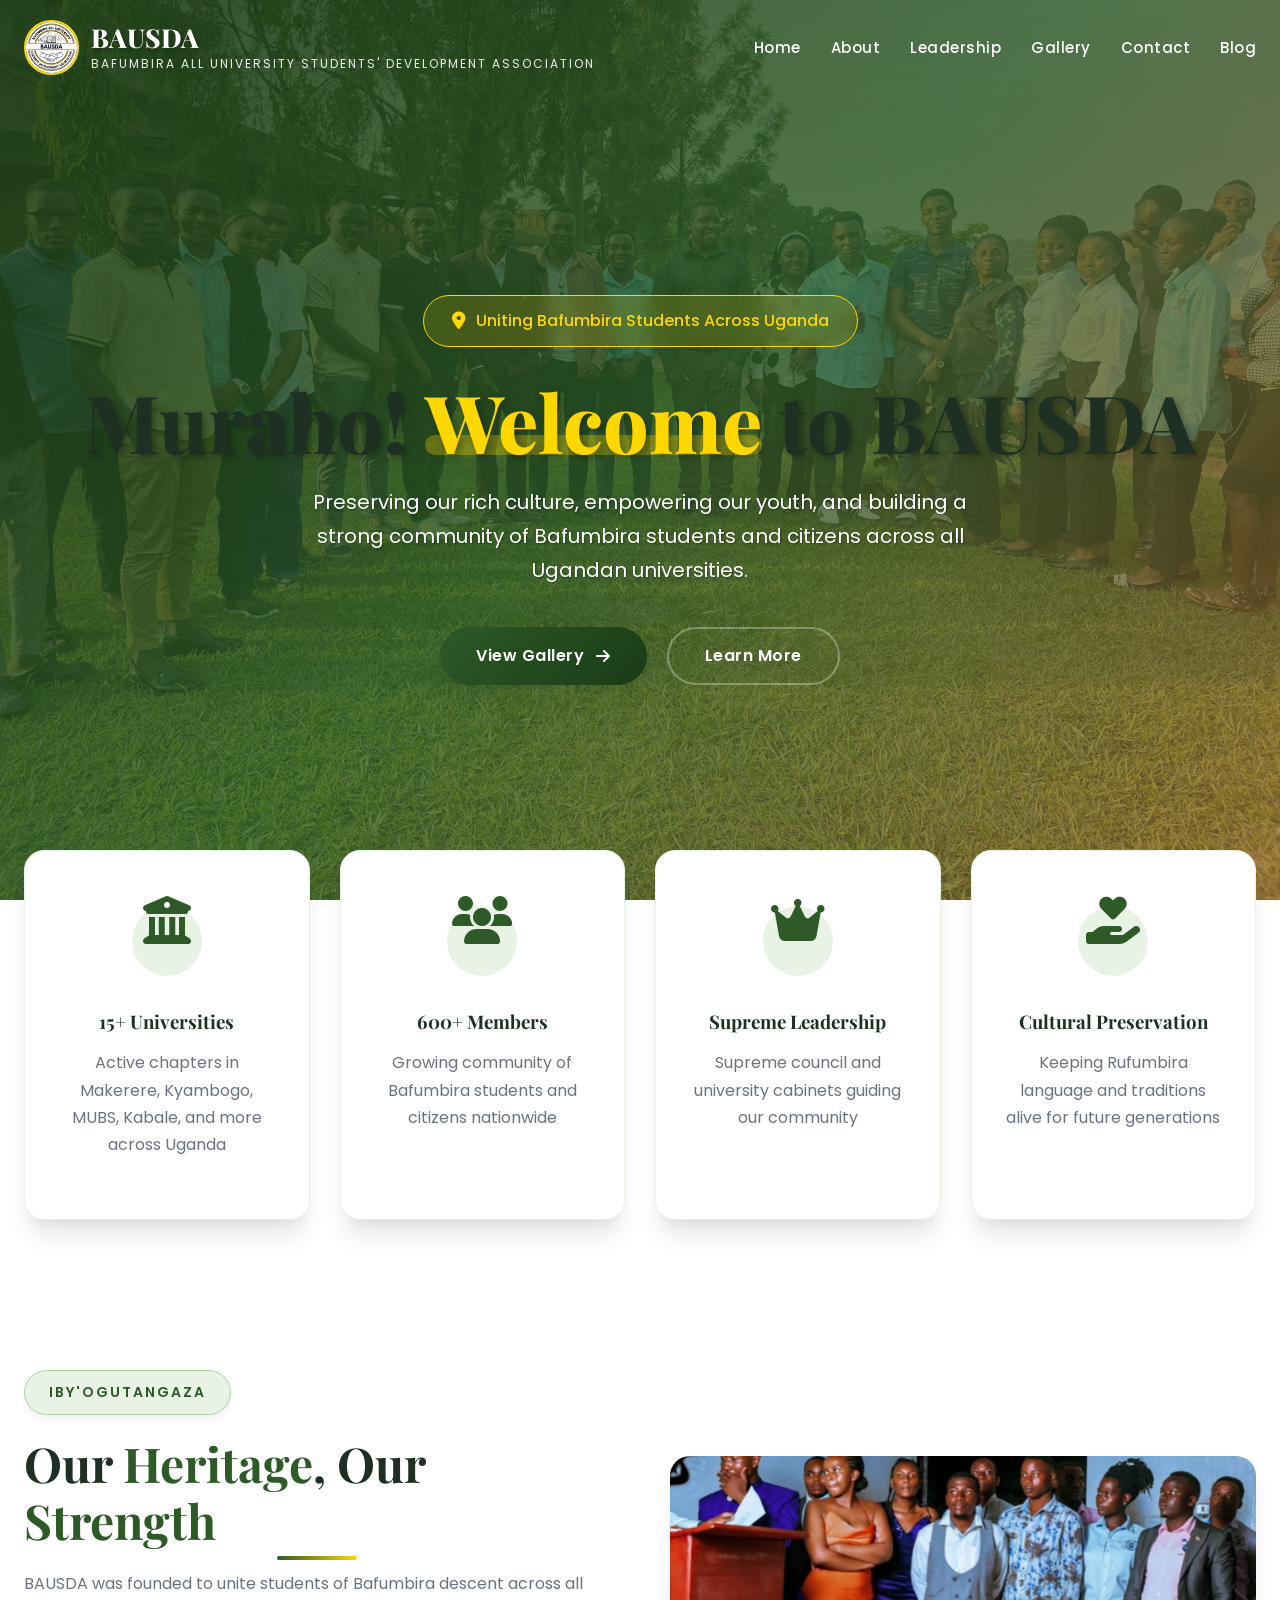
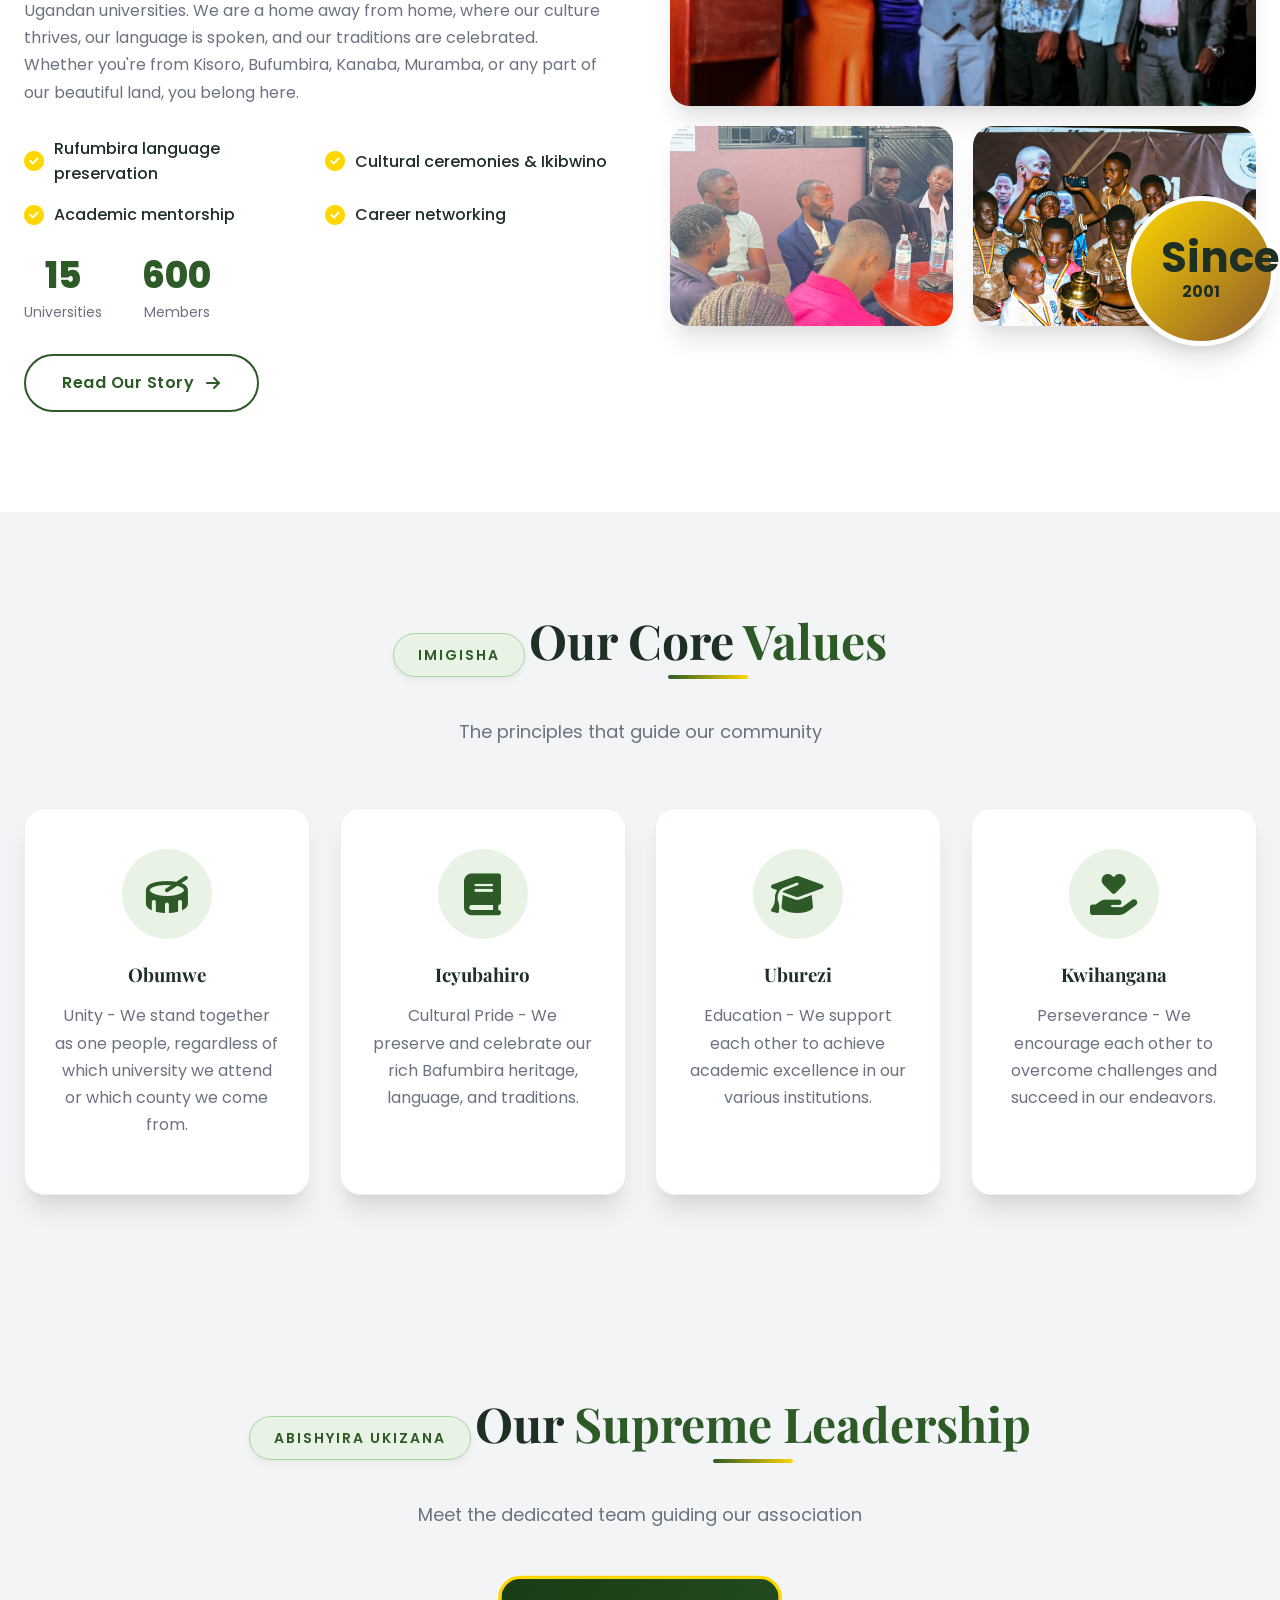
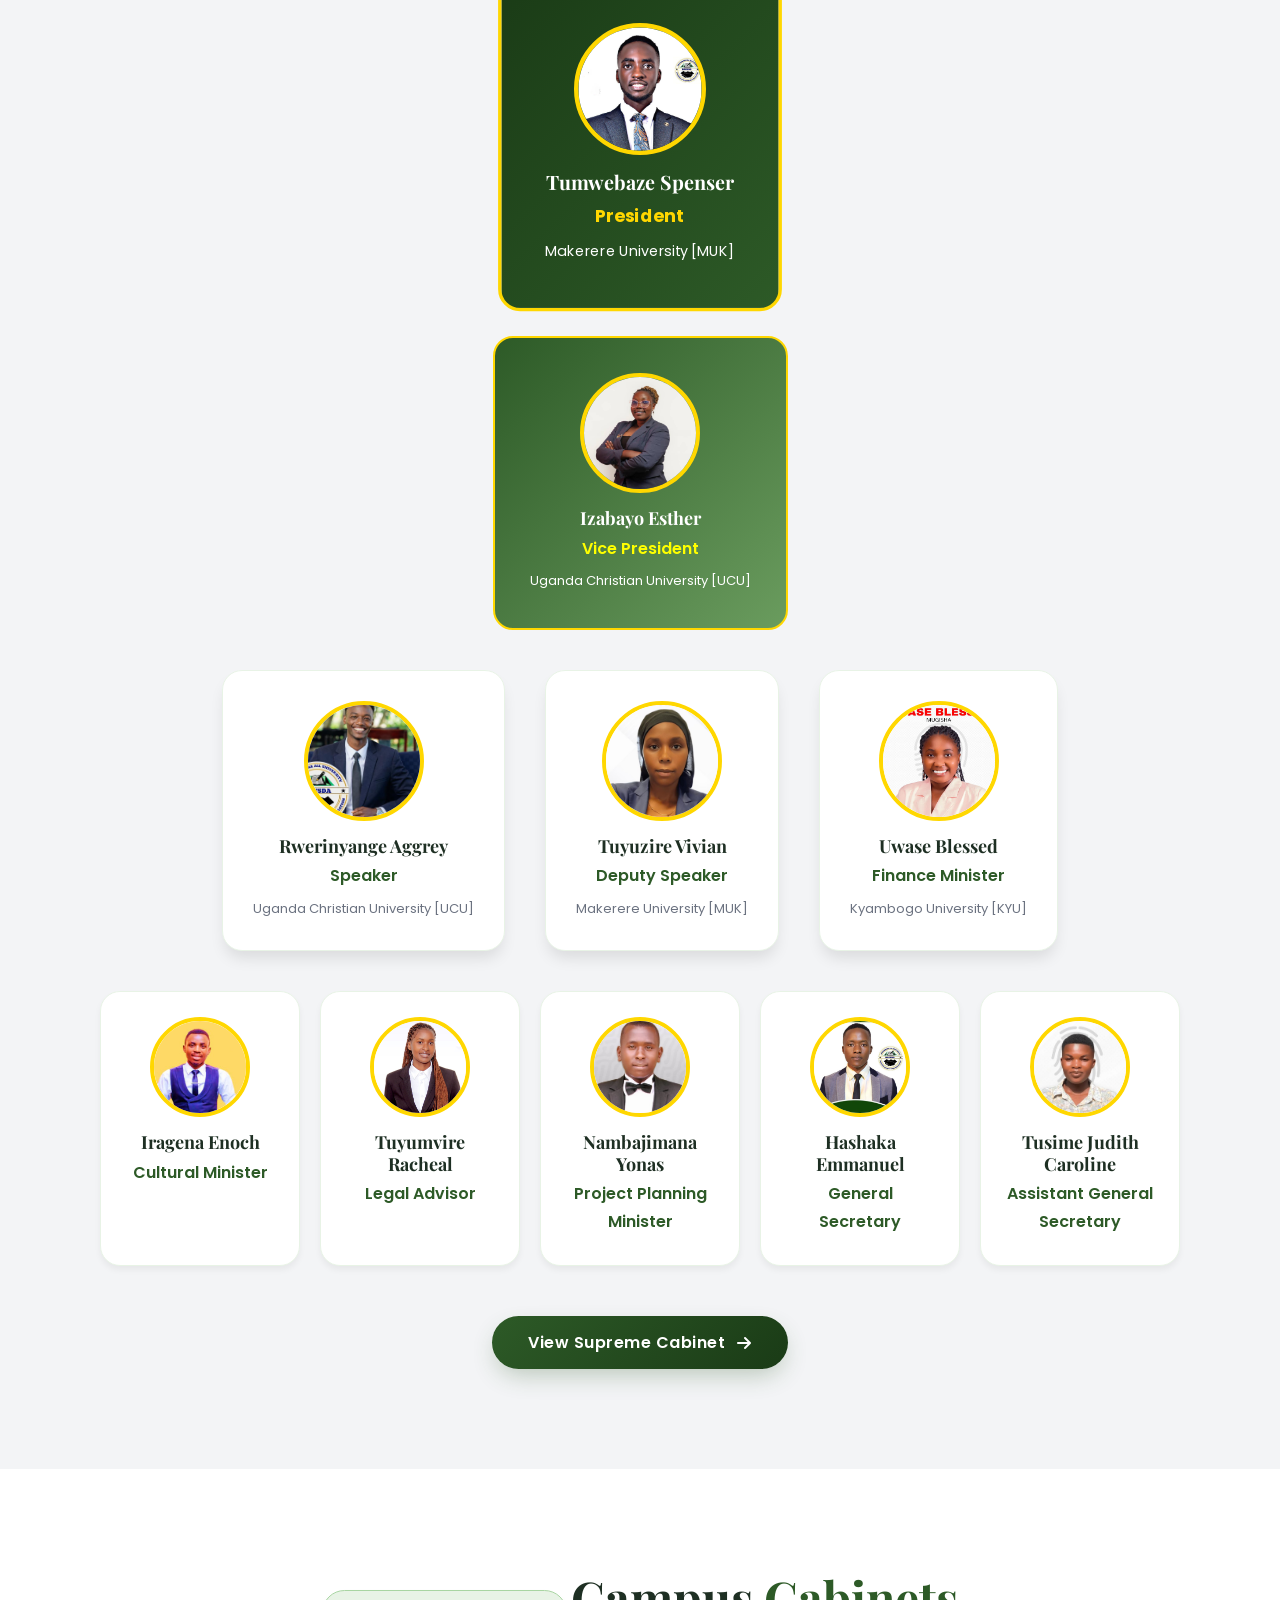
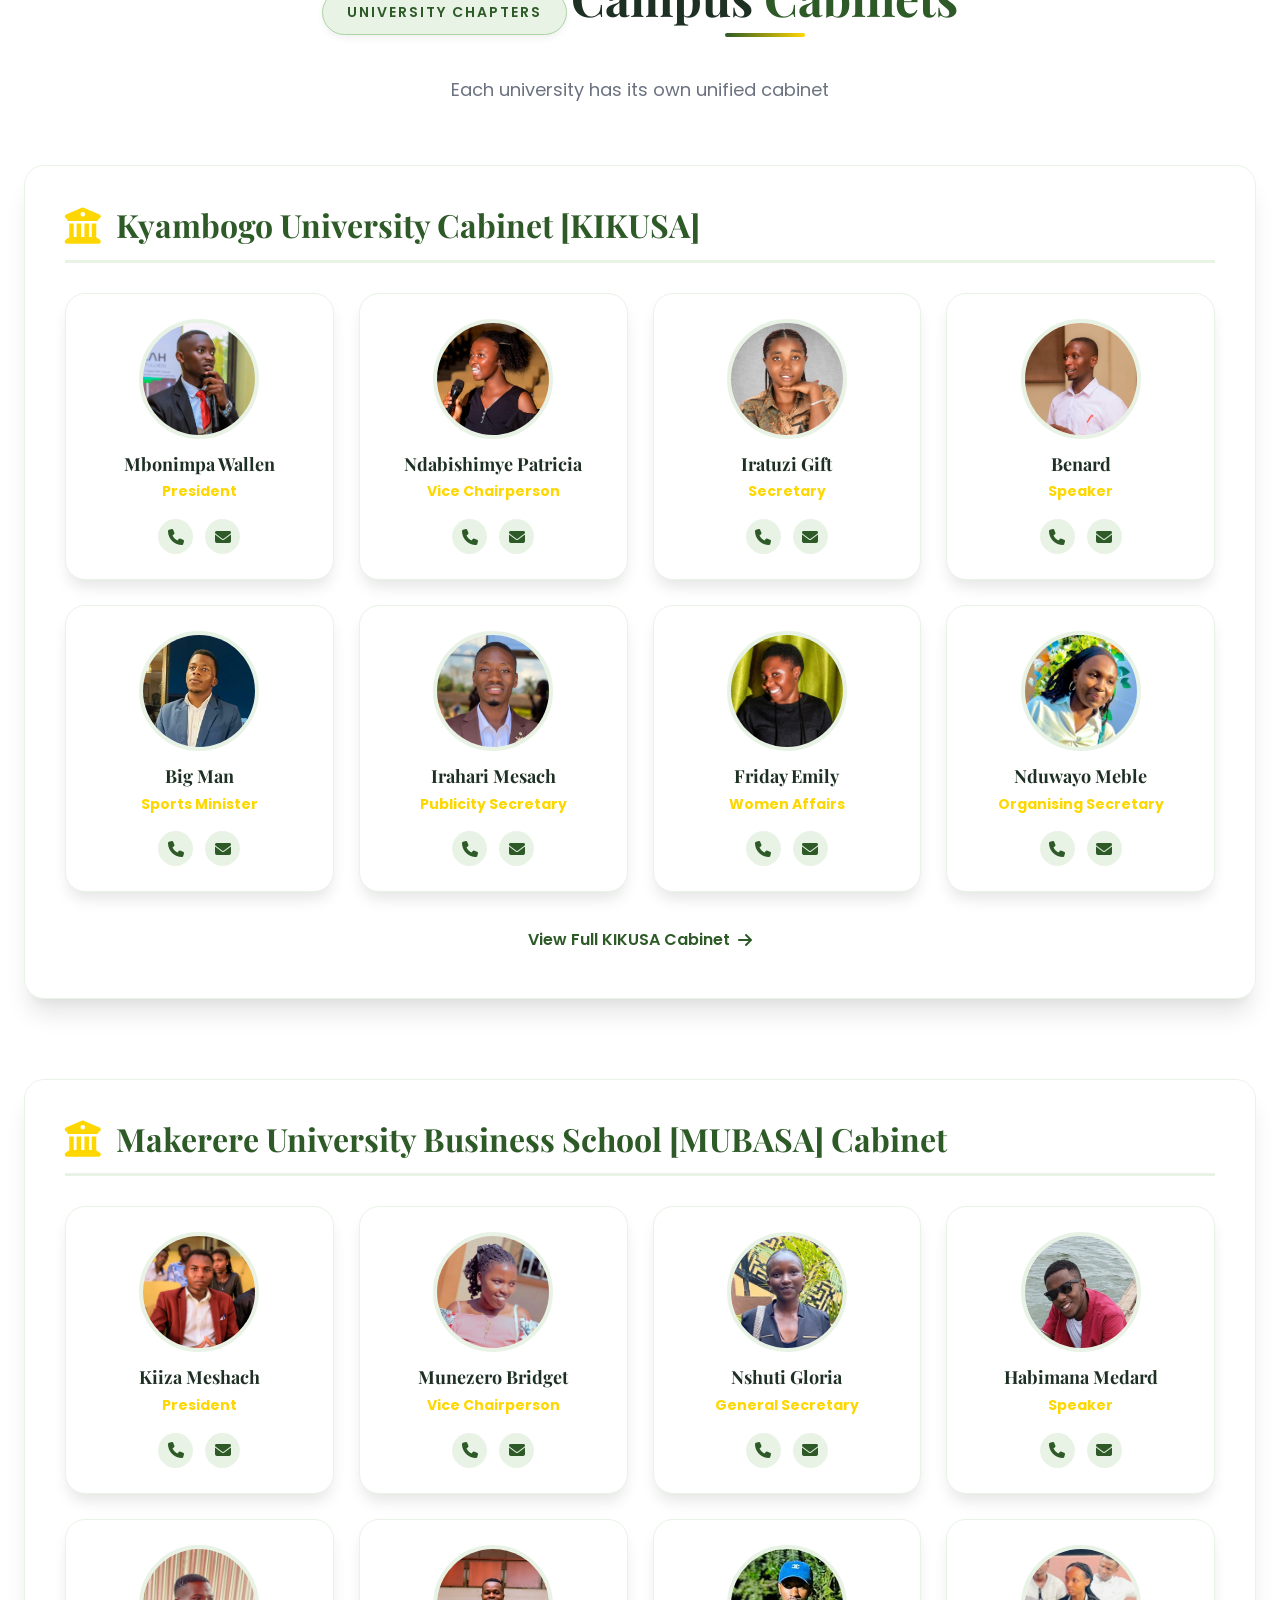
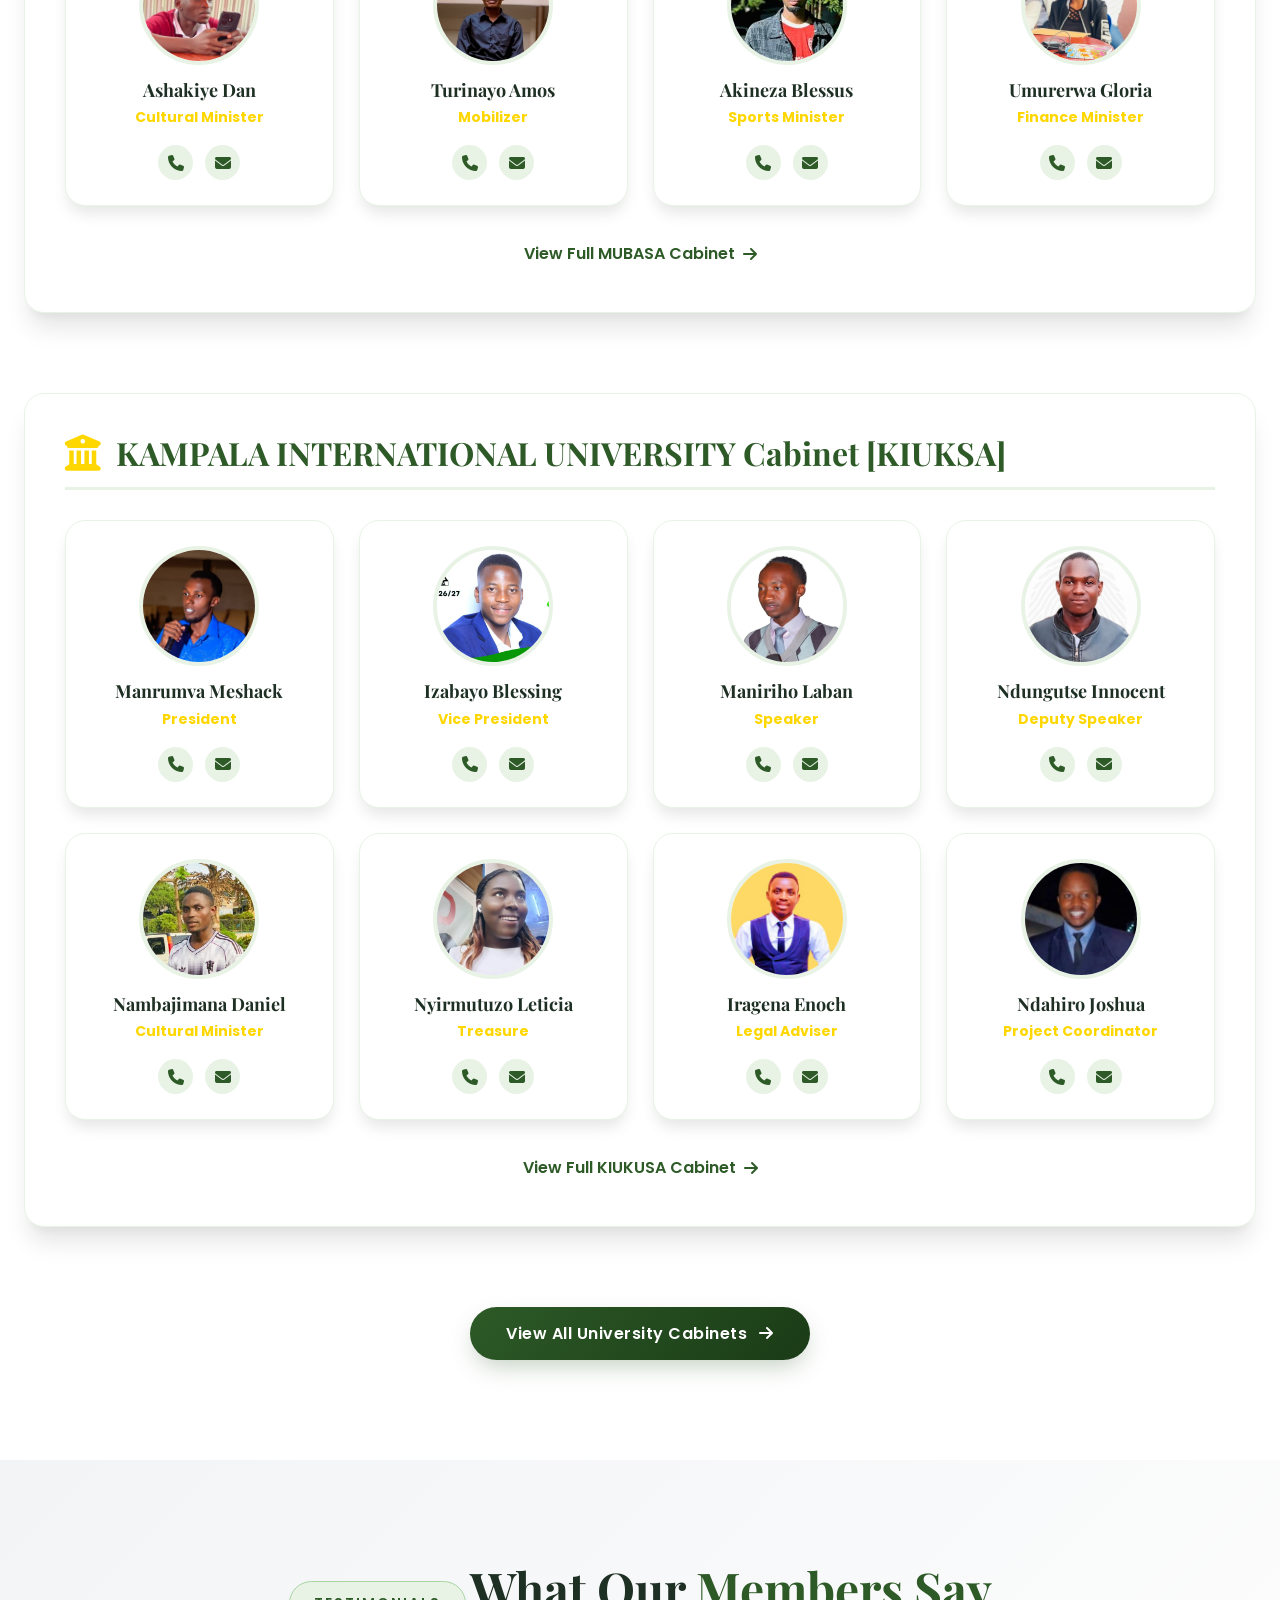
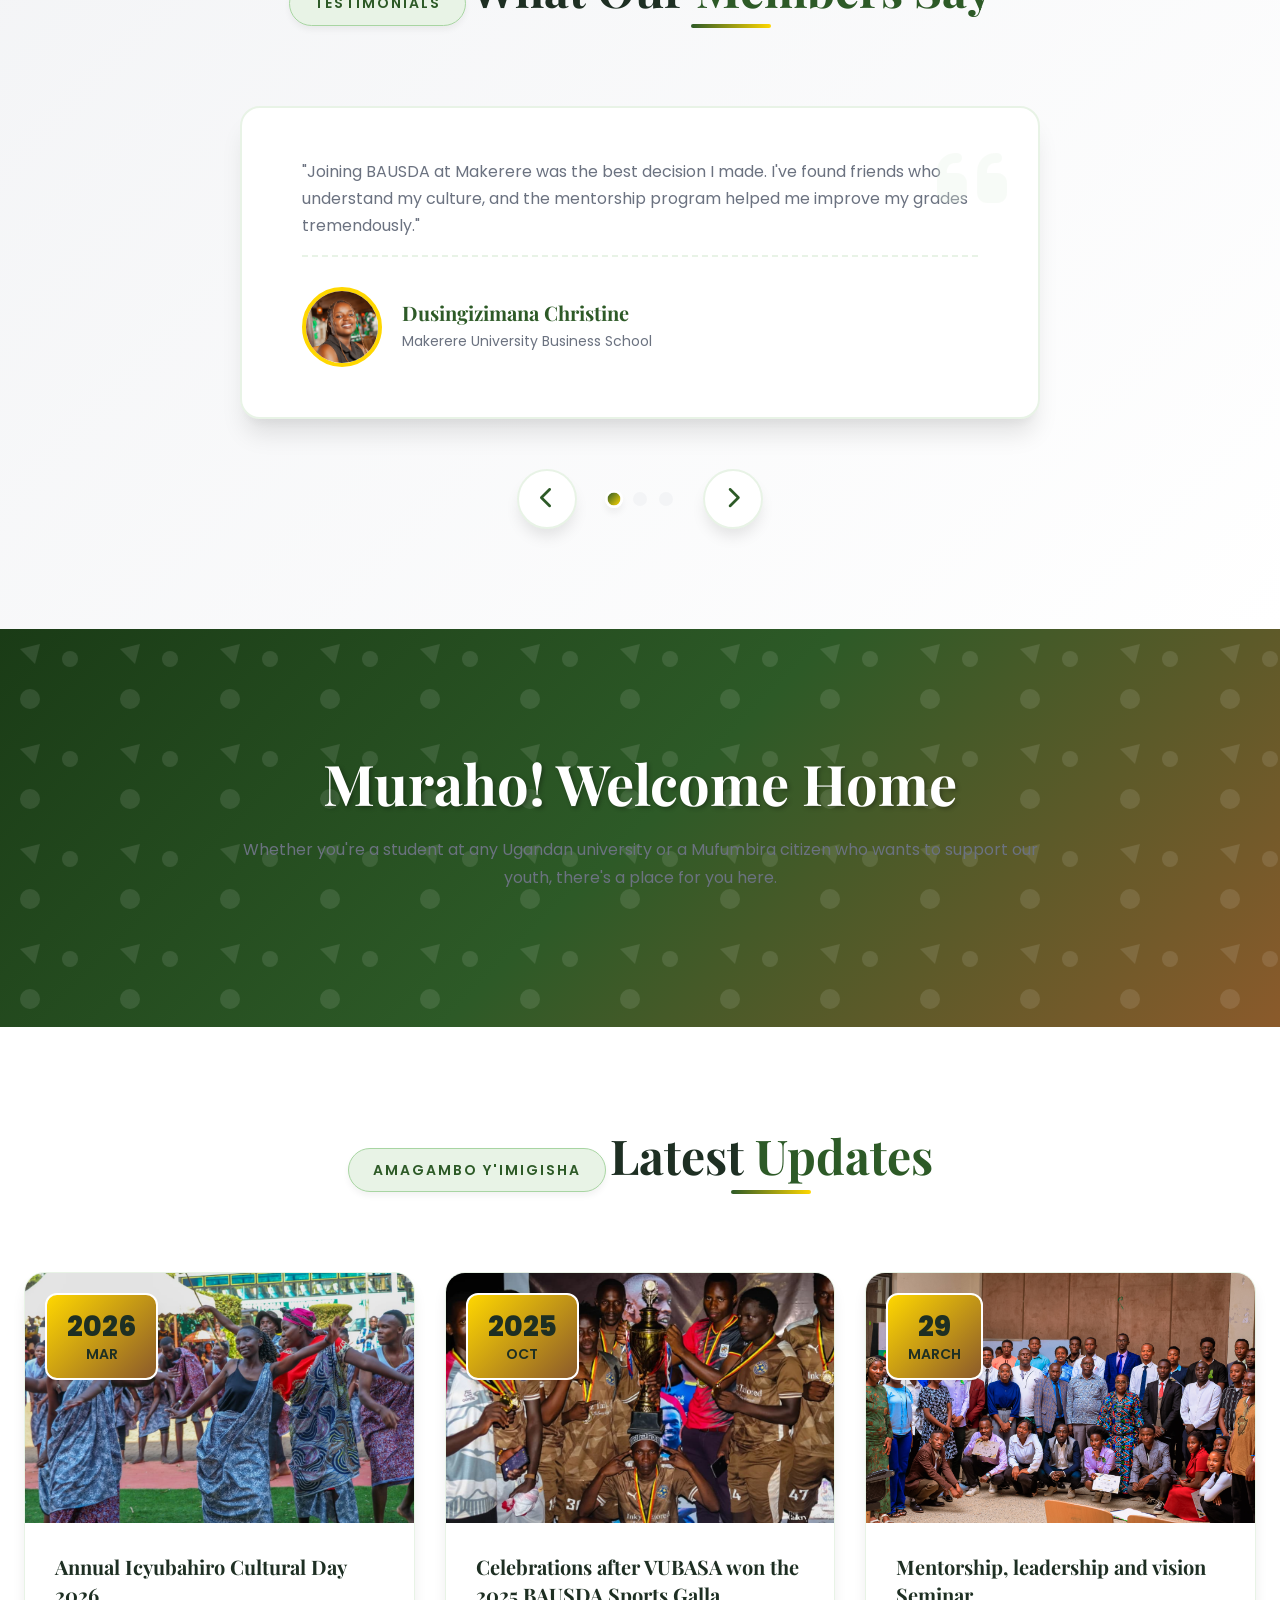
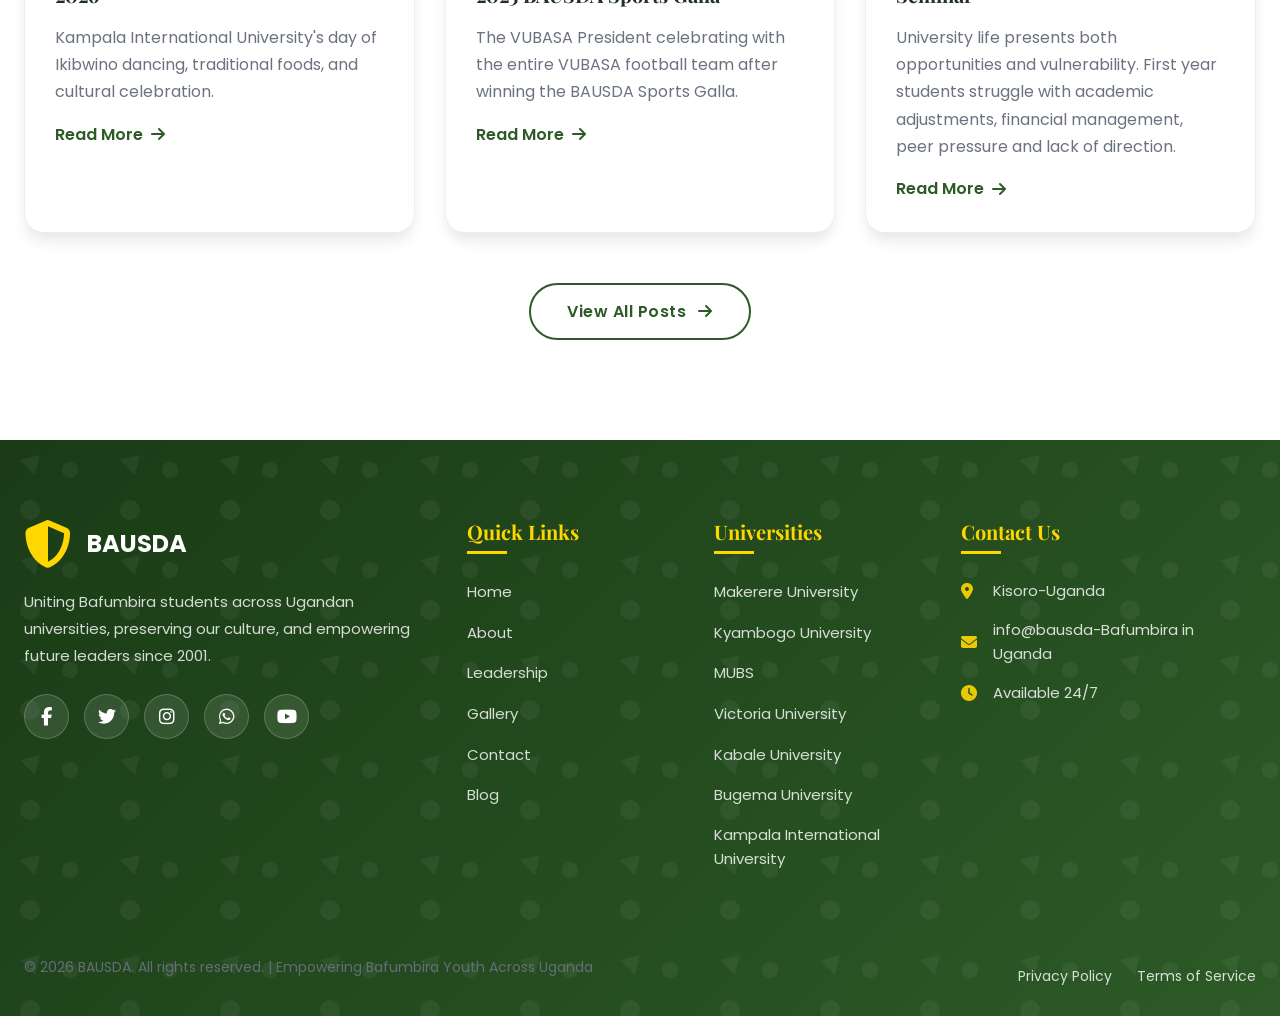
<file: index.html>
<!DOCTYPE html>
<html lang="en">

<head>
    <meta charset="UTF-8">
    <meta name="viewport" content="width=device-width, initial-scale=1.0">
    <title>BAUSDA | Bafumbira Students' Association</title>
    <link rel="stylesheet" href="css/styles.css">
    <link rel="stylesheet" href="https://cdnjs.cloudflare.com/ajax/libs/font-awesome/6.4.0/css/all.min.css">
    <link
        href="https://fonts.googleapis.com/css2?family=Playfair+Display:wght@400;500;600;700;800&family=Poppins:wght@300;400;500;600;700&display=swap"
        rel="stylesheet">
    <link href="https://unpkg.com/aos@2.3.1/dist/aos.css" rel="stylesheet">
    <link rel="shortcut icon" href="image_resources/android-chrome-192x192.png" type="image/x-icon">
</head>

<body>
    <header class="header" id="header">
        <nav class="navbar">
            <div class="container">
                <div class="nav-wrapper">
                    <a href="index.html" class="logo">
                        <div class="logo-icon">
                            <img src="image_resources/bausda_logo.jpeg" alt="logo" srcset="">
                        </div>
                        <div class="logo-text">
                            <span class="logo-main">BAUSDA</span>
                            <span class="logo-sub">Bafumbira All University Students' Development Association</span>
                        </div>
                    </a>

                    <ul class="nav-menu">
                        <li><a href="index.html" class="active">Home</a></li>
                        <li><a href="about.html">About</a></li>
                        <li><a href="leadership.html">Leadership</a></li>
                        <li><a href="gallery.html">Gallery</a></li>
                        <li><a href="contact.html">Contact</a></li>
                        <li><a href="blog.html">Blog</a></li>
                    </ul>

                    <div class="hamburger">
                        <span></span>
                        <span></span>
                        <span></span>
                    </div>
                </div>
            </div>
        </nav>
    </header>

    <section class="hero">
        <div class="hero-slider">
            <div class="slide active"
                style="background-image: url('image_resources/bousda_photos/welcome_banner.jpg')">
            </div>
            <div class="slide"
                style="background-image: url('https://images.unsplash.com/photo-1524661135-423995f22d0b?ixlib=rb-4.0.3&auto=format&fit=crop&w=1950&q=80')">
            </div>
            <div class="slide"
                style="background-image: url('image_resources/bousda_photos/welcome_image2.jpg')">
            </div>
        </div>
        <div class="hero-overlay"></div>

        <div class="container hero-content">
            <div class="hero-badge" data-aos="fade-up" data-aos-duration="1000">
                <i class="fas fa-map-marker-alt"></i>
                Uniting Bafumbira Students Across Uganda
            </div>
            <h1 class="hero-title" data-aos="fade-up" data-aos-duration="1000" data-aos-delay="200">
                Muraho! <span class="highlight">Welcome</span> to BAUSDA
            </h1>
            <p class="hero-text" data-aos="fade-up" data-aos-duration="1000" data-aos-delay="400">
                Preserving our rich culture, empowering our youth, and building a strong community of Bafumbira students
                and citizens across all Ugandan universities.
            </p>
            <div class="hero-buttons" data-aos="fade-up" data-aos-duration="1000" data-aos-delay="600">
                <a href="gallery.html" class="btn btn-primary btn-glow">
                    View Gallery <i class="fas fa-arrow-right"></i>
                </a>
                <a href="about.html" class="btn btn-outline-light">
                    Learn More
                </a>
            </div>
        </div>

        <div class="hero-controls">
            <button class="prev-slide"><i class="fas fa-chevron-left"></i></button>
            <button class="next-slide"><i class="fas fa-chevron-right"></i></button>
        </div>

        <div class="hero-scroll">
            <a href="#features" class="scroll-down">
                <span>Scroll</span>
                <i class="fas fa-chevron-down"></i>
            </a>
        </div>
    </section>

    <section class="features" id="features">
        <div class="container">
            <div class="features-grid">
                <div class="feature-card" data-aos="fade-up" data-aos-duration="800">
                    <div class="feature-icon-wrapper">
                        <i class="fas fa-university feature-icon"></i>
                        <div class="feature-icon-bg"></div>
                    </div>
                    <h3>15+ Universities</h3>
                    <p>Active chapters in Makerere, Kyambogo, MUBS, Kabale, and more across Uganda</p>
                </div>

                <div class="feature-card" data-aos="fade-up" data-aos-duration="800" data-aos-delay="100">
                    <div class="feature-icon-wrapper">
                        <i class="fas fa-users feature-icon"></i>
                        <div class="feature-icon-bg"></div>
                    </div>
                    <h3>600+ Members</h3>
                    <p>Growing community of Bafumbira students and citizens nationwide</p>
                </div>

                <div class="feature-card" data-aos="fade-up" data-aos-duration="800" data-aos-delay="200">
                    <div class="feature-icon-wrapper">
                        <i class="fas fa-crown feature-icon"></i>
                        <div class="feature-icon-bg"></div>
                    </div>
                    <h3>Supreme Leadership</h3>
                    <p>Supreme council and university cabinets guiding our community</p>
                </div>

                <div class="feature-card" data-aos="fade-up" data-aos-duration="800" data-aos-delay="300">
                    <div class="feature-icon-wrapper">
                        <i class="fas fa-hand-holding-heart feature-icon"></i>
                        <div class="feature-icon-bg"></div>
                    </div>
                    <h3>Cultural Preservation</h3>
                    <p>Keeping Rufumbira language and traditions alive for future generations</p>
                </div>
            </div>
        </div>
    </section>

    <section class="about-preview">
        <div class="container">
            <div class="about-grid">
                <div class="about-content" data-aos="fade-right" data-aos-duration="1000">
                    <span class="section-tag">Iby'ogutangaza</span>
                    <h2 class="section-title">Our <span class="text-green">Heritage</span>, Our <span
                            class="text-green">Strength</span></h2>
                    <p class="about-text">
                        BAUSDA was founded to unite students of Bafumbira descent across all
                        Ugandan universities. We are a home away from home, where our culture thrives, our language is
                        spoken, and our traditions are celebrated. Whether you're from Kisoro, Bufumbira, Kanaba,
                        Muramba, or any part of our beautiful land, you belong here.
                    </p>

                    <div class="about-features">
                        <div class="about-feature">
                            <i class="fas fa-check-circle"></i>
                            <span>Rufumbira language preservation</span>
                        </div>
                        <div class="about-feature">
                            <i class="fas fa-check-circle"></i>
                            <span>Cultural ceremonies & Ikibwino</span>
                        </div>
                        <div class="about-feature">
                            <i class="fas fa-check-circle"></i>
                            <span>Academic mentorship</span>
                        </div>
                        <div class="about-feature">
                            <i class="fas fa-check-circle"></i>
                            <span>Career networking</span>
                        </div>
                    </div>

                    <div class="about-stats">
                        <div class="stat-item">
                            <span class="stat-number">15</span>
                            <span class="stat-label">Universities</span>
                        </div>
                        <div class="stat-item">
                            <span class="stat-number">600+</span>
                            <span class="stat-label">Members</span>
                        </div>
                        <!-- <div class="stat-item">
                            <span class="stat-number">5</span>
                            <span class="stat-label">Counties</span>
                        </div> -->
                    </div>

                    <a href="about.html" class="btn btn-secondary">
                        Read Our Story <i class="fas fa-arrow-right"></i>
                    </a>
                </div>

                <div class="about-image" data-aos="fade-left" data-aos-duration="1000">
                    <div class="image-grid">
                        <img src="image_resources/gallary/BAUSDA .jpeg"
                            alt="Bafumbira cultural gathering" class="grid-img img1">
                        <img src="image_resources/bousda_photos/meeting.jpg"
                            alt="Students meeting" class="grid-img img2">
                        <img src="image_resources/gallary/im1.jpg"
                            alt="Cultural dance" class="grid-img img3">
                    </div>
                    <div class="experience-badge">
                        <span class="years">Since</span>
                        <span>2001<br></span>
                    </div>
                </div>
            </div>
        </div>
    </section>

    <section class="values">
        <div class="container">
            <div class="section-header text-center" data-aos="fade-up" data-aos-duration="800">
                <span class="section-tag">Imigisha</span>
                <h2 class="section-title">Our Core <span class="text-green">Values</span></h2>
                <p class="section-description">The principles that guide our community</p>
            </div>

            <div class="values-grid">
                <div class="value-card" data-aos="flip-left" data-aos-duration="800">
                    <div class="value-icon-wrapper">
                        <i class="fas fa-drum"></i>
                    </div>
                    <h3>Obumwe</h3>
                    <p>Unity - We stand together as one people, regardless of which university we attend or which
                        county we come from.</p>
                </div>

                <div class="value-card" data-aos="flip-left" data-aos-duration="800" data-aos-delay="100">
                    <div class="value-icon-wrapper">
                        <i class="fas fa-book"></i>
                    </div>
                    <h3>Icyubahiro</h3>
                    <p>Cultural Pride - We preserve and celebrate our rich Bafumbira heritage, language, and traditions.
                    </p>
                </div>

                <div class="value-card" data-aos="flip-left" data-aos-duration="800" data-aos-delay="200">
                    <div class="value-icon-wrapper">
                        <i class="fas fa-graduation-cap"></i>
                    </div>
                    <h3>Uburezi</h3>
                    <p>Education - We support each other to achieve academic excellence in our various institutions.</p>
                </div>

                <div class="value-card" data-aos="flip-left" data-aos-duration="800" data-aos-delay="300">
                    <div class="value-icon-wrapper">
                        <i class="fas fa-hand-holding-heart"></i>
                    </div>
                    <h3>Kwihangana</h3>
                    <p>Perseverance - We encourage each other to overcome challenges and succeed in our endeavors.</p>
                </div>
            </div>
        </div>
    </section>

    <section class="leadership-preview bg-light">
        <div class="container">
            <div class="section-header text-center" data-aos="fade-up" data-aos-duration="800">
                <span class="section-tag">Abishyira Ukizana</span>
                <h2 class="section-title">Our <span class="text-green">Supreme Leadership</span></h2>
                <p class="section-description">Meet the dedicated team guiding our association</p>
            </div>

            <div class="hierarchy-chart" data-aos="fade-up" data-aos-duration="1000">
                <div class="hierarchy-level president-level">
                    <div class="leader-card">
                        <img src="image_resources/cabinet_photos/spenser.jpg" alt="President">
                        <h4>Tumwebaze Spenser</h4>
                        <p>President</p>
                        <span>Makerere University [MUK]</span>
                    </div>
                </div>

                <div class="hierarchy-level vp-level">
                    <div class="leader-card">
                        <img src="image_resources/cabinet_photos/Esther.jpeg" alt="VP">
                        <h4 style="color: white;">Izabayo Esther</h4>
                        <p style="color: yellow;">Vice President</p>
                        <span style="color: white;" >Uganda Christian University [UCU]</span>
                    </div>
                </div>

                <div class="hierarchy-level secretariat-level">
                    <div class="leader-card">
                        <img src="image_resources/cabinet_photos/aggrey.jpg" alt="Secretary">
                        <h4>Rwerinyange Aggrey</h4>
                        <p>Speaker</p>
                        <span>Uganda Christian University [UCU]</span>
                    </div>
                    <div class="leader-card">
                        <img src="image_resources/MUBS cambinet/vivian.jpg" alt="Deputy Speaker">
                        <h4>Tuyuzire Vivian</h4>
                        <p>Deputy Speaker</p>
                        <span>Makerere University [MUK]</span>
                    </div>
                    <div class="leader-card">
                        <img src="image_resources/cabinet_photos/blessed.jpg" alt="Treasurer">
                        <h4>Uwase Blessed</h4>
                        <p>Finance Minister</p>
                        <span>Kyambogo University [KYU]</span>
                    </div>
                </div>

                <div class="hierarchy-level cabinet-level">
                    <div class="leader-card">
                        <img src="image_resources/cabinet_photos/enock.jpg" alt="Cultural">
                        <h4>Iragena Enoch</h4>
                        <p>Cultural Minister</p>
                    </div>
                    <div class="leader-card">
                        <img src="image_resources/cabinet_photos/Racheal.jpg" alt="Academic">
                        <h4>Tuyumvire Racheal</h4>
                        <p>Legal Advisor</p>
                    </div>
                    <div class="leader-card">
                        <img src="image_resources/cabinet_photos/yonas.jpg" alt="Welfare">
                        <h4>Nambajimana Yonas</h4>
                        <p>Project Planning Minister</p>
                    </div>
                    <div class="leader-card">
                        <img src="image_resources/cabinet_photos/hashaka.jpg" alt="Sports">
                        <h4>Hashaka Emmanuel</h4>
                        <p>General Secretary</p>
                    </div>
                    <div class="leader-card">
                        <img src="image_resources/MUBS cambinet/carol.jpg" alt="Assistant G secretary">
                        <h4>Tusime Judith Caroline</h4>
                        <p>Assistant General Secretary</p>
                    </div>
                </div>
            </div>

            <div class="text-center">
                <a href="leadership.html" class="btn btn-primary">View Supreme Cabinet <i
                        class="fas fa-arrow-right"></i></a>
            </div>
        </div>
    </section>

    <!-- University Chapters with Full Cabinets -->
    <section class="university-chapters-full">
        <div class="container">
            <div class="section-header text-center" data-aos="fade-up" data-aos-duration="800">
                <span class="section-tag">University Chapters</span>
                <h2 class="section-title">Campus <span class="text-green">Cabinets</span></h2>
                <p class="section-description">Each university has its own unified cabinet</p>
            </div>

            <!-- Kyambogo University Cabinet -->
            <div class="chapter-full" data-aos="fade-up" data-aos-duration="1000">
                <h3 class="chapter-title"><i class="fas fa-university"></i> Kyambogo University Cabinet [KIKUSA]</h3>
                <div class="chapter-cabinet-grid">
                    <div class="cabinet-member">
                        <img src="image_resources/KYU cambinet/president.jpg" alt="Chairperson">
                        <h4>Mbonimpa Wallen</h4>
                        <p class="member-role">President</p>
                        <p class="member-year">Year 4 - Law</p>
                        <div class="member-contact">
                            <a href="#"><i class="fas fa-phone"></i></a>
                            <a href="#"><i class="fas fa-envelope"></i></a>
                        </div>
                    </div>
                    <div class="cabinet-member">
                        <img src="image_resources/KYU cambinet/patricia.jpg" alt="Vice Chair">
                        <h4>Ndabishimye Patricia</h4>
                        <p class="member-role">Vice Chairperson</p>
                        <p class="member-year">Year 3 - Medicine</p>
                        <div class="member-contact">
                            <a href="#"><i class="fas fa-phone"></i></a>
                            <a href="#"><i class="fas fa-envelope"></i></a>
                        </div>
                    </div>
                    <div class="cabinet-member">
                        <img src="image_resources/KYU cambinet/gift.jpg" alt="Secretary">
                        <h4>Iratuzi Gift</h4>
                        <p class="member-role">Secretary</p>
                        <p class="member-year">Year 3 - Engineering</p>
                        <div class="member-contact">
                            <a href="#"><i class="fas fa-phone"></i></a>
                            <a href="#"><i class="fas fa-envelope"></i></a>
                        </div>
                    </div>
                    <div class="cabinet-member">
                        <img src="image_resources/KYU cambinet/benard.jpg" alt="Treasurer">
                        <h4>Benard</h4>
                        <p class="member-role">Speaker</p>
                        <p class="member-year">Year 2 - Business</p>
                        <div class="member-contact">
                            <a href="#"><i class="fas fa-phone"></i></a>
                            <a href="#"><i class="fas fa-envelope"></i></a>
                        </div>
                    </div>
                    <div class="cabinet-member">
                        <img src="image_resources/KYU cambinet/bigmann.jpg" alt="Cultural">
                        <h4>Big Man</h4>
                        <p class="member-role">Sports Minister</p>
                        <p class="member-year">Year 2 - Arts</p>
                        <div class="member-contact">
                            <a href="#"><i class="fas fa-phone"></i></a>
                            <a href="#"><i class="fas fa-envelope"></i></a>
                        </div>
                    </div>
                    <div class="cabinet-member">
                        <img src="image_resources/KYU cambinet/mesach.jpg" alt="Academic">
                        <h4>Irahari Mesach</h4>
                        <p class="member-role">Publicity Secretary</p>
                        <p class="member-year">Year 3 - Science</p>
                        <div class="member-contact">
                            <a href="#"><i class="fas fa-phone"></i></a>
                            <a href="#"><i class="fas fa-envelope"></i></a>
                        </div>
                    </div>
                    <div class="cabinet-member">
                        <img src="image_resources/KYU cambinet/emily.jpg" alt="Sports">
                        <h4>Friday Emily</h4>
                        <p class="member-role">Women Affairs</p>
                        <p class="member-year">Year 2 - Education</p>
                        <div class="member-contact">
                            <a href="#"><i class="fas fa-phone"></i></a>
                            <a href="#"><i class="fas fa-envelope"></i></a>
                        </div>
                    </div>
                    <div class="cabinet-member">
                        <img src="image_resources/KYU cambinet/meble.jpg" alt="Welfare">
                        <h4>Nduwayo Meble</h4>
                        <p class="member-role">Organising Secretary</p>
                        <p class="member-year">Year 1 - Social Sciences</p>
                        <div class="member-contact">
                            <a href="#"><i class="fas fa-phone"></i></a>
                            <a href="#"><i class="fas fa-envelope"></i></a>
                        </div>
                    </div>
                </div>
                <div class="text-center chapter-more">
                    <a href="leadership.html" class="btn-link">View Full KIKUSA Cabinet <i class="fas fa-arrow-right"></i></a>
                </div>
            </div>

            <!-- MUBS Cabinet -->
            <div class="chapter-full" data-aos="fade-up" data-aos-duration="1000" data-aos-delay="100">
                <h3 class="chapter-title"><i class="fas fa-university"></i> Makerere University Business School [MUBASA] Cabinet</h3>
                <div class="chapter-cabinet-grid">
                    <div class="cabinet-member">
                        <img src="image_resources/MUBS cambinet/mesach.jpg" alt="Chairperson">
                        <h4>Kiiza Meshach</h4>
                        <p class="member-role">President</p>
                        <p class="member-year">Year 4 - Education</p>
                        <div class="member-contact">
                            <a href="#"><i class="fas fa-phone"></i></a>
                            <a href="#"><i class="fas fa-envelope"></i></a>
                        </div>
                    </div>
                    <div class="cabinet-member">
                        <img src="image_resources/MUBS cambinet/bridget12.jpeg" alt="Vice Chair">
                        <h4>Munezero Bridget</h4>
                        <p class="member-role">Vice Chairperson</p>
                        <p class="member-year">Year 3 - Engineering</p>
                        <div class="member-contact">
                            <a href="#"><i class="fas fa-phone"></i></a>
                            <a href="#"><i class="fas fa-envelope"></i></a>
                        </div>
                    </div>
                    <div class="cabinet-member">
                        <img src="image_resources/MUBS cambinet/nshuti.jpg" alt="Secretary">
                        <h4>Nshuti Gloria</h4>
                        <p class="member-role">General Secretary</p>
                        <p class="member-year">Year 3 - Business</p>
                        <div class="member-contact">
                            <a href="#"><i class="fas fa-phone"></i></a>
                            <a href="#"><i class="fas fa-envelope"></i></a>
                        </div>
                    </div>
                    <div class="cabinet-member">
                        <img src="image_resources/MUBS cambinet/medard.jpg" alt="Treasurer">
                        <h4>Habimana Medard</h4>
                        <p class="member-role">Speaker</p>
                        <p class="member-year">Year 2 - Economics</p>
                        <div class="member-contact">
                            <a href="#"><i class="fas fa-phone"></i></a>
                            <a href="#"><i class="fas fa-envelope"></i></a>
                        </div>
                    </div>
                    <div class="cabinet-member">
                        <img src="image_resources/MUBS cambinet/dan.jpg" alt="Cultural">
                        <h4>Ashakiye Dan</h4>
                        <p class="member-role">Cultural Minister</p>
                        <p class="member-year">Year 2 - Arts</p>
                        <div class="member-contact">
                            <a href="#"><i class="fas fa-phone"></i></a>
                            <a href="#"><i class="fas fa-envelope"></i></a>
                        </div>
                    </div>
                    <div class="cabinet-member">
                        <img src="image_resources/MUBS cambinet/amos.jpg" alt="Academic">
                        <h4>Turinayo Amos</h4>
                        <p class="member-role">Mobilizer</p>
                        <p class="member-year">Year 3 - Science</p>
                        <div class="member-contact">
                            <a href="#"><i class="fas fa-phone"></i></a>
                            <a href="#"><i class="fas fa-envelope"></i></a>
                        </div>
                    </div>
                    <div class="cabinet-member">
                        <img src="image_resources/MUBS cambinet/blessus.jpg" alt="Sports">
                        <h4>Akineza Blessus</h4>
                        <p class="member-role">Sports Minister</p>
                        <p class="member-year">Year 2 - Education</p>
                        <div class="member-contact">
                            <a href="#"><i class="fas fa-phone"></i></a>
                            <a href="#"><i class="fas fa-envelope"></i></a>
                        </div>
                    </div>
                    <div class="cabinet-member">
                        <img src="image_resources/MUBS cambinet/gloria.jpg" alt="Welfare">
                        <h4>Umurerwa Gloria</h4>
                        <p class="member-role">Finance Minister</p>
                        <p class="member-year">Year 1 - Social Work</p>
                        <div class="member-contact">
                            <a href="#"><i class="fas fa-phone"></i></a>
                            <a href="#"><i class="fas fa-envelope"></i></a>
                        </div>
                    </div>
                </div>
                <div class="text-center chapter-more">
                    <a href="leadership.html" class="btn-link">View Full MUBASA Cabinet <i class="fas fa-arrow-right"></i></a>
                </div>
            </div>

            <!-- KIU Cabinet -->
            <div class="chapter-full" data-aos="fade-up" data-aos-duration="1000" data-aos-delay="200">
                <h3 class="chapter-title"><i class="fas fa-university"></i> KAMPALA INTERNATIONAL UNIVERSITY Cabinet [KIUKSA]</h3>
                <div class="chapter-cabinet-grid">
                    <div class="cabinet-member">
                        <img src="image_resources/KIUKSA/meshaki.jpeg" alt="Chairperson">
                        <h4>Manrumva Meshack</h4>
                        <p class="member-role">President</p>
                        <p class="member-year">Year 4 - Business</p>
                        <div class="member-contact">
                            <a href="#"><i class="fas fa-phone"></i></a>
                            <a href="#"><i class="fas fa-envelope"></i></a>
                        </div>
                    </div>
                    <div class="cabinet-member">
                        <img src="image_resources/KIUKSA/blessing.jpeg" alt="Vice Chair">
                        <h4>Izabayo Blessing</h4>
                        <p class="member-role">Vice President</p>
                        <p class="member-year">Year 3 - Accounting</p>
                        <div class="member-contact">
                            <a href="#"><i class="fas fa-phone"></i></a>
                            <a href="#"><i class="fas fa-envelope"></i></a>
                        </div>
                    </div>
                    <div class="cabinet-member">
                        <img src="image_resources/KIUKSA/laban.jpeg" alt="Secretary">
                        <h4>Maniriho Laban</h4>
                        <p class="member-role">Speaker</p>
                        <p class="member-year">Year 3 - Marketing</p>
                        <div class="member-contact">
                            <a href="#"><i class="fas fa-phone"></i></a>
                            <a href="#"><i class="fas fa-envelope"></i></a>
                        </div>
                    </div>
                    <div class="cabinet-member">
                        <img src="image_resources/KIUKSA/innocent.jpeg" alt="Treasurer">
                        <h4>Ndungutse Innocent</h4>
                        <p class="member-role">Deputy Speaker</p>
                        <p class="member-year">Year 2 - Finance</p>
                        <div class="member-contact">
                            <a href="#"><i class="fas fa-phone"></i></a>
                            <a href="#"><i class="fas fa-envelope"></i></a>
                        </div>
                    </div>
                    <div class="cabinet-member">
                        <img src="image_resources/KIUKSA/daniel.jpeg" alt="Cultural">
                        <h4>Nambajimana Daniel</h4>
                        <p class="member-role">Cultural Minister</p>
                        <p class="member-year">Year 2 - Business</p>
                        <div class="member-contact">
                            <a href="#"><i class="fas fa-phone"></i></a>
                            <a href="#"><i class="fas fa-envelope"></i></a>
                        </div>
                    </div>
                    <div class="cabinet-member">
                        <img src="image_resources/KIUKSA/leticia.png" alt="Academic">
                        <h4>Nyirmutuzo Leticia</h4>
                        <p class="member-role">Treasure</p>
                        <p class="member-year">Year 3 - Economics</p>
                        <div class="member-contact">
                            <a href="#"><i class="fas fa-phone"></i></a>
                            <a href="#"><i class="fas fa-envelope"></i></a>
                        </div>
                    </div>
                    <div class="cabinet-member">
                        <img src="image_resources/cabinet_photos/enock.jpg" alt="Sports">
                        <h4>Iragena Enoch</h4>
                        <p class="member-role">Legal Adviser</p>
                        <p class="member-year">Year 2 - Business</p>
                        <div class="member-contact">
                            <a href="#"><i class="fas fa-phone"></i></a>
                            <a href="#"><i class="fas fa-envelope"></i></a>
                        </div>
                    </div>
                    <div class="cabinet-member">
                        <img src="image_resources/KIUKSA/ndahiro.jpeg" alt="Welfare">
                        <h4>Ndahiro Joshua</h4>
                        <p class="member-role">Project Coordinator</p>
                        <p class="member-year">Year 1 - Business</p>
                        <div class="member-contact">
                            <a href="#"><i class="fas fa-phone"></i></a>
                            <a href="#"><i class="fas fa-envelope"></i></a>
                        </div>
                    </div>
                </div>
                <div class="text-center chapter-more">
                    <a href="leadership.html" class="btn-link">View Full KIUKUSA Cabinet <i class="fas fa-arrow-right"></i></a>
                </div>
            </div>

            <!-- View All Chapters Button -->
            <div class="text-center" data-aos="fade-up" data-aos-duration="800">
                <a href="leadership.html#chapters" class="btn btn-primary">View All University Cabinets <i
                        class="fas fa-arrow-right"></i></a>
            </div>
        </div>
    </section>

    <section class="testimonials">
        <div class="container">
            <div class="section-header text-center" data-aos="fade-up" data-aos-duration="800">
                <span class="section-tag">Testimonials</span>
                <h2 class="section-title">What Our <span class="text-green">Members Say</span></h2>
            </div>

            <div class="testimonials-slider" data-aos="fade-up" data-aos-duration="1000">
                <div class="testimonial-card active">
                    <div class="testimonial-content">
                        <i class="fas fa-quote-left quote-icon"></i>
                        <p>"Joining BAUSDA at Makerere was the best decision I made. I've
                            found friends who understand my culture, and the mentorship program helped me improve my
                            grades tremendously."</p>
                        <div class="testimonial-author">
                            <img src="image_resources/MUBS cambinet/tina.jpg" alt="Medard">
                            <div class="author-info">
                                <h4>Dusingizimana Christine</h4>
                                <p>Makerere University Business School</p>
                            </div>
                        </div>
                    </div>
                </div>

                <div class="testimonial-card">
                    <div class="testimonial-content">
                        <i class="fas fa-quote-left quote-icon"></i>
                        <p>"Being far from home at Gulu University, this association became my family. We celebrate
                            Ekizino together, speak Rukiga, and support each other. I'm proud to be Mufumbira!"</p>
                        <div class="testimonial-author">
                            <img src="image_resources/MUBS cambinet/godwin.jpg" alt="Member">
                            <div class="author-info">
                                <h4>Irumva Godwin</h4>
                                <p>Makerere University Business School</p>
                            </div>
                        </div>
                    </div>
                </div>

                <div class="testimonial-card">
                    <div class="testimonial-content">
                        <i class="fas fa-quote-left quote-icon"></i>
                        <p>As an alumnus, I still stay connected through this association. I've mentored several
                            students who now work at my organization. This is more than a student group - it's a
                            lifelong community.</p>
                        <div class="testimonial-author">
                            <img src="image_resources/KYU cambinet/adrine.jpg" alt="Alumnus">
                            <div class="author-info">
                                <h4>Adreen</h4>
                                <p>Kyambogo University</p>
                            </div>
                        </div>
                    </div>
                </div>

                <div class="slider-controls">
                    <button class="prev-testimonial"><i class="fas fa-chevron-left"></i></button>
                    <div class="slider-dots">
                        <span class="dot active"></span>
                        <span class="dot"></span>
                        <span class="dot"></span>
                    </div>
                    <button class="next-testimonial"><i class="fas fa-chevron-right"></i></button>
                </div>
            </div>
        </div>
    </section>

    <section class="join-cta">
        <div class="container">
            <div class="cta-wrapper" data-aos="zoom-in" data-aos-duration="1000">
                <div class="cta-content">
                    <h2>Muraho! Welcome Home</h2>
                    <p>Whether you're a student at any Ugandan university or a Mufumbira citizen who wants to support
                        our
                        youth, there's a place for you here.</p>
                    <!-- <div class="cta-buttons">
                        <a href="join.html" class="btn btn-primary btn-large btn-glow">
                            Join as Student <i class="fas fa-user-graduate"></i>
                        </a>
                        <a href="join.html#citizen" class="btn btn-outline-light btn-large">
                            Join as Citizen
                        </a>
                    </div>-->
                </div> 
            </div>
        </div>
    </section>

    <section class="latest-news">
        <div class="container">
            <div class="section-header text-center" data-aos="fade-up" data-aos-duration="800">
                <span class="section-tag">Amagambo Y'imigisha</span>
                <h2 class="section-title">Latest <span class="text-green">Updates</span></h2>
            </div>

            <div class="news-grid">
                <article class="news-card" data-aos="fade-up" data-aos-duration="800">
                    <div class="news-image">
                        <img src="image_resources/gallary/kiu gala.jpeg"
                            alt="Cultural Day">
                        <div class="news-date">
                            <span class="day">2026</span>
                            <span class="month">MAR</span>
                        </div>
                    </div>
                    <div class="news-content">
                        <h3>Annual Icyubahiro Cultural Day 2026</h3>
                        <p>Kampala International University's day of Ikibwino dancing, traditional foods, and
                            cultural celebration.</p>
                        <a href="blog-post.html" class="read-more">Read More <i class="fas fa-arrow-right"></i></a>
                    </div>
                </article>

                <article class="news-card" data-aos="fade-up" data-aos-duration="800" data-aos-delay="100">
                    <div class="news-image">
                        <img src="image_resources/gallary/im2.jpg"
                            alt="Leadership Summit">
                        <div class="news-date">
                            <span class="day">2025</span>
                            <span class="month">Oct</span>
                        </div>
                    </div>
                    <div class="news-content">
                        <h3>Celebrations after VUBASA won the 2025 BAUSDA Sports Galla</h3>
                        <p>
                            The VUBASA President celebrating with the entire VUBASA football team after winning the BAUSDA Sports Galla.
                        </p>
                        <a href="blog-post.html" class="read-more">Read More <i class="fas fa-arrow-right"></i></a>
                    </div>
                </article>

                <article class="news-card" data-aos="fade-up" data-aos-duration="800" data-aos-delay="200">
                    <div class="news-image">
                        <img src="image_resources/KYU gala/mentorship.JPG"
                            alt="Scholarship">
                        <div class="news-date">
                            <span class="day">29</span>
                            <span class="month">March</span>
                        </div>
                    </div>
                    <div class="news-content">
                        <h3>Mentorship, leadership and vision Seminar</h3>
                        <p>
                            University life presents both opportunities and vulnerability. First year students struggle with academic adjustments, financial management, peer pressure and lack of direction.
                        </p>
                        <a href="blog-post.html" class="read-more">Read More <i class="fas fa-arrow-right"></i></a>
                    </div>
                </article>
            </div>

            <div class="text-center" data-aos="fade-up" data-aos-duration="800">
                <a href="blog.html" class="btn btn-secondary">View All Posts <i class="fas fa-arrow-right"></i></a>
            </div>
        </div>
    </section>

    <footer class="footer">
        <div class="container">
            <div class="footer-grid">
                <div class="footer-about">
                    <div class="footer-logo">
                        <i class="fas fa-shield-alt"></i>
                        <span>BAUSDA</span>
                    </div>
                    <p>Uniting Bafumbira students across Ugandan universities, preserving our culture, and empowering
                        future leaders since 2001.</p>
                    <div class="social-links">
                        <a href="#" class="social-link"><i class="fab fa-facebook-f"></i></a>
                        <a href="#" class="social-link"><i class="fab fa-twitter"></i></a>
                        <a href="#" class="social-link"><i class="fab fa-instagram"></i></a>
                        <a href="#" class="social-link"><i class="fab fa-whatsapp"></i></a>
                        <a href="#" class="social-link"><i class="fab fa-youtube"></i></a>
                    </div>
                </div>

                <div class="footer-links">
                    <h4>Quick Links</h4>
                    <ul>
                        <li><a href="index.html">Home</a></li>
                        <li><a href="about.html">About</a></li>
                        <li><a href="leadership.html">Leadership</a></li>
                        <li><a href="gallery.html">Gallery</a></li>
                        <li><a href="contact.html">Contact</a></li>
                        <li><a href="blog.html">Blog</a></li>
                    </ul>
                </div>

                <div class="footer-links">
                    <h4>Universities</h4>
                    <ul>
                        <li><a href="#makerere">Makerere University</a></li>
                        <li><a href="#kyambogo">Kyambogo University</a></li>
                        <li><a href="#mubs">MUBS</a></li>
                        <li><a href="#gulu">Victoria University</a></li>
                        <li><a href="#ucu">Kabale University</a></li>
                        <li><a href="#bsu">Bugema University</a></li>
                        <li><a href="#bsu">Kampala International University</a></li>
                    </ul>
                </div>

                <div class="footer-contact">
                    <h4>Contact Us</h4>
                    <ul>
                        <li><i class="fas fa-map-marker-alt"></i>Kisoro-Uganda</li>
                        <li><i class="fas fa-envelope"></i> info@bausda-Bafumbira in Uganda</li>
                        <!-- <li><i class="fas fa-phone"></i> +256 700 123 456</li> -->
                        <li><i class="fas fa-clock"></i> Available 24/7</li>
                    </ul>
                </div>
            </div>

            <div class="footer-newsletter">
                <h4>Subscribe to Our Newsletter</h4>
                <form class="newsletter-form">
                    <input type="email" placeholder="Enter your email" required>
                    <button type="submit" class="btn btn-primary">Subscribe</button>
                </form>
            </div>

            <div class="footer-bottom">
                <p>&copy; 2026 BAUSDA. All rights reserved. | Empowering Bafumbira Youth Across Uganda</p>
                <div class="footer-bottom-links">
                    <a href="#">Privacy Policy</a>
                    <a href="#">Terms of Service</a>
                </div>
            </div>
        </div>
    </footer>

    <div class="twaleJames">
        <p>Site still under development!</p>
    </div> 

    <a href="#" class="back-to-top" id="backToTop">
        <i class="fas fa-arrow-up"></i>
    </a>

    <script src="https://unpkg.com/aos@2.3.1/dist/aos.js"></script>
    <script src="script.js"></script>
</body>

</html>
</file>
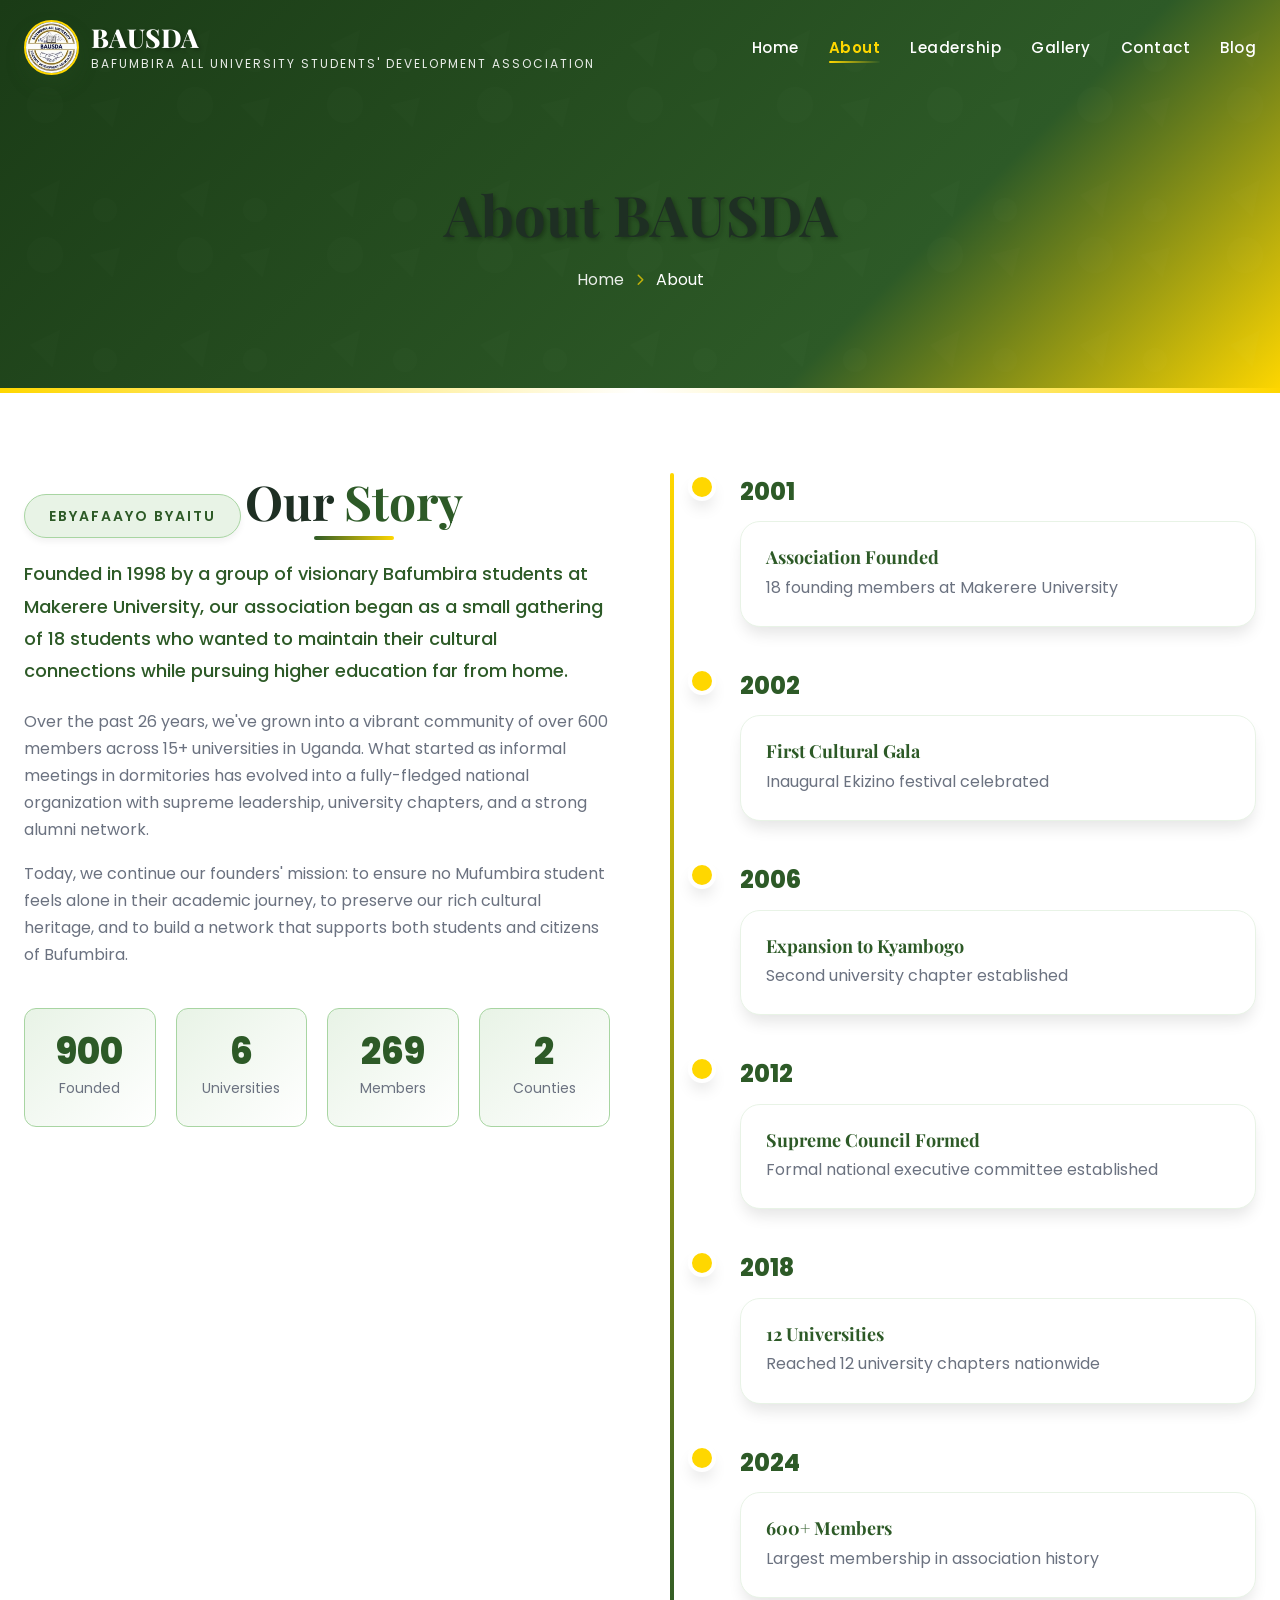
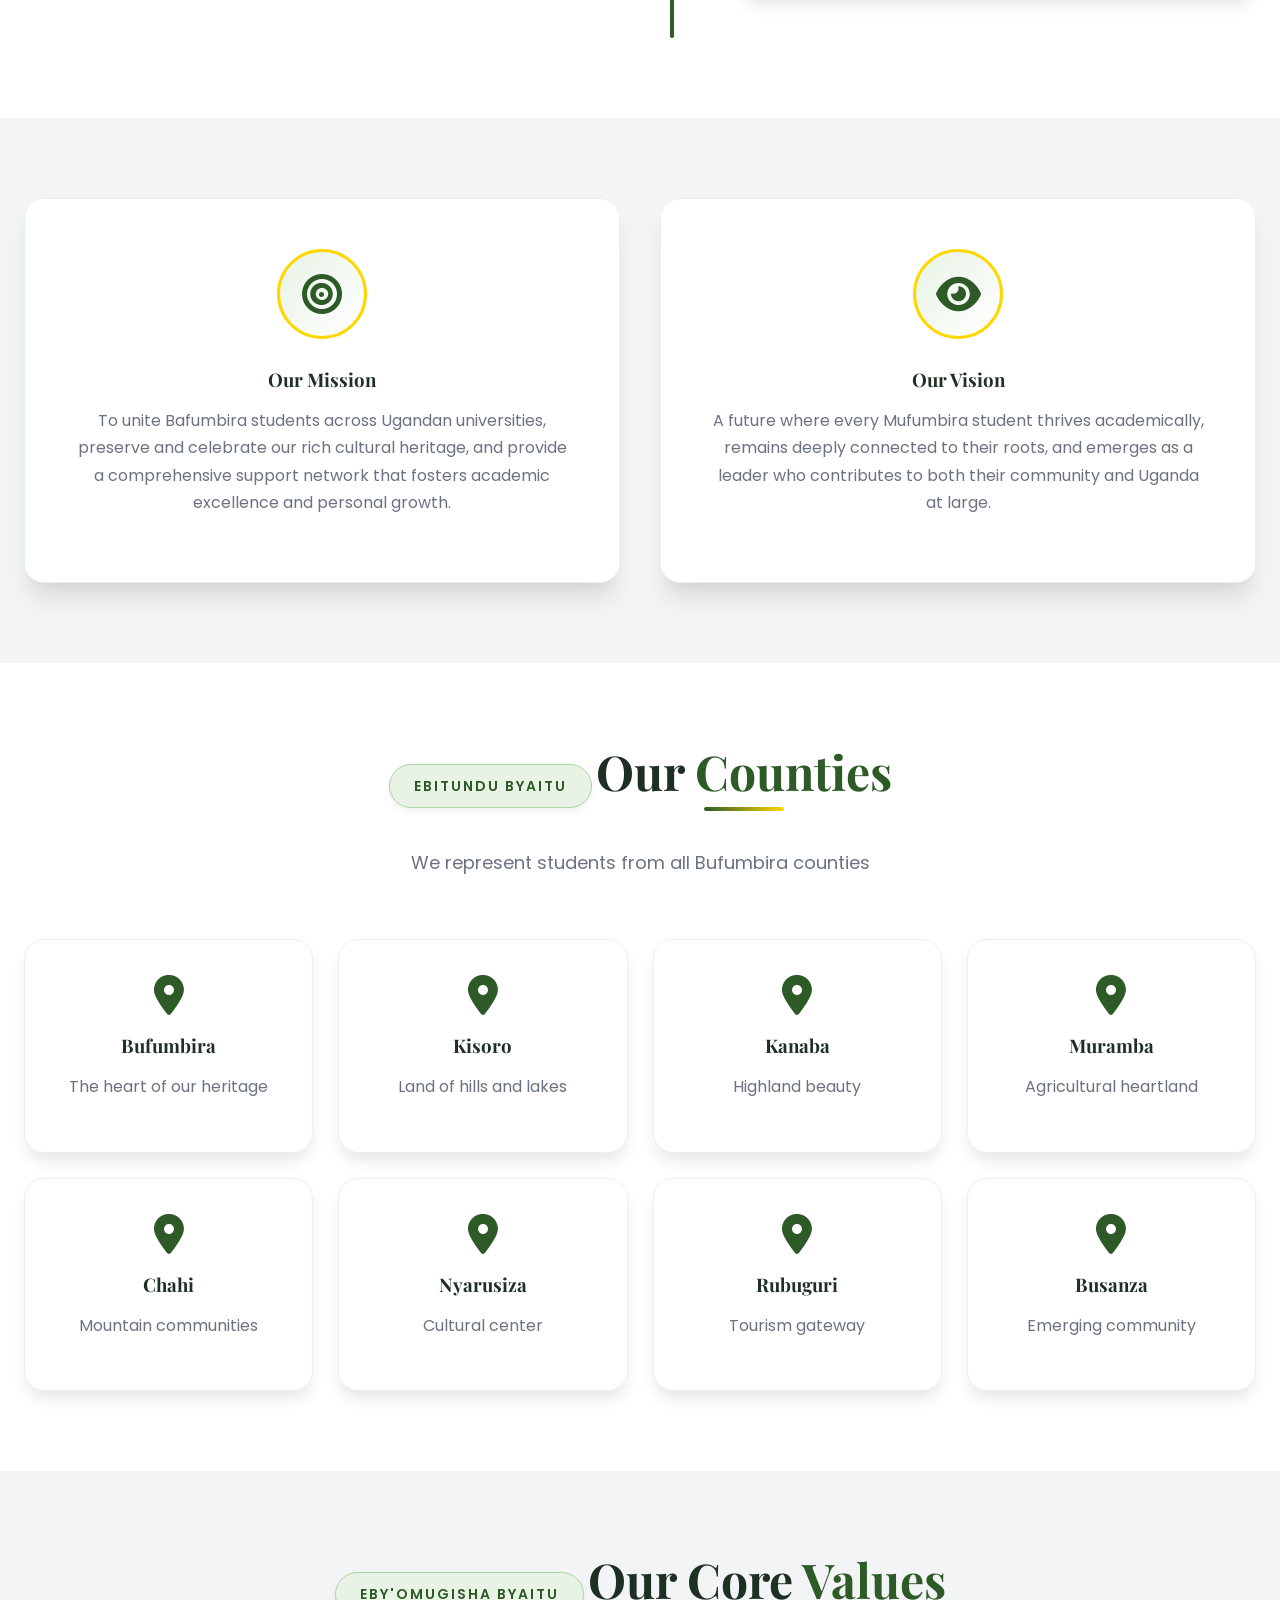
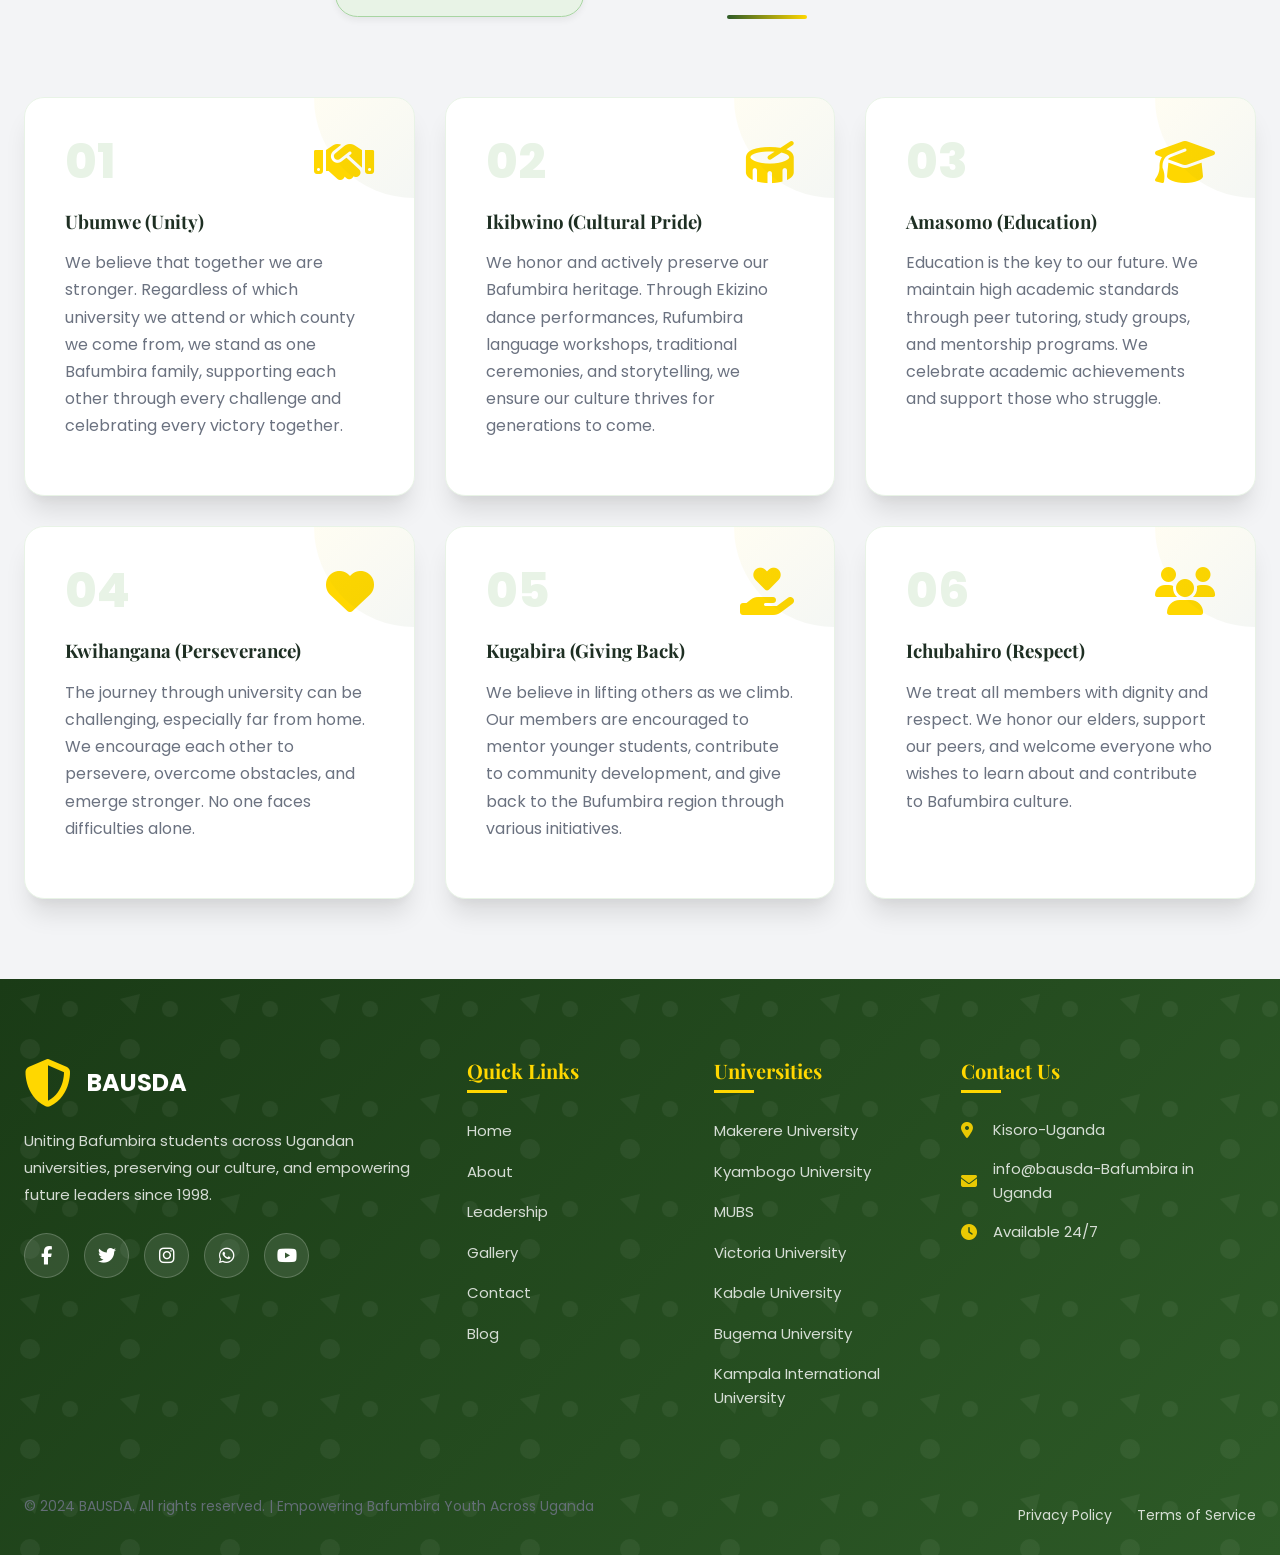
<file: about.html>
<!DOCTYPE html>
<html lang="en">

<head>
    <meta charset="UTF-8">
    <meta name="viewport" content="width=device-width, initial-scale=1.0">
    <title>About Us | BAUSDA - Bafumbira Students' Association</title>
    <link rel="stylesheet" href="css/styles.css">
    <link rel="stylesheet" href="https://cdnjs.cloudflare.com/ajax/libs/font-awesome/6.4.0/css/all.min.css">
    <link
        href="https://fonts.googleapis.com/css2?family=Playfair+Display:wght@400;500;600;700;800&family=Poppins:wght@300;400;500;600;700&display=swap"
        rel="stylesheet">
    <link href="https://unpkg.com/aos@2.3.1/dist/aos.css" rel="stylesheet">
    <link rel="shortcut icon" href="image_resources/android-chrome-192x192.png" type="image/x-icon">
</head>

<body>
    <header class="header" id="header">
        <nav class="navbar">
            <div class="container">
                <div class="nav-wrapper">
                    <a href="index.html" class="logo">
                        <div class="logo-icon">
                            <img src="image_resources/bausda_logo.jpeg" alt="logo" srcset="">
                        </div>
                        <div class="logo-text">
                            <span class="logo-main">BAUSDA</span>
                            <span class="logo-sub">Bafumbira All University Students' Development Association</span>
                        </div>
                    </a>

                    <ul class="nav-menu">
                        <li><a href="index.html">Home</a></li>
                        <li><a href="about.html" class="active">About</a></li>
                        <li><a href="leadership.html">Leadership</a></li>
                        <li><a href="gallery.html">Gallery</a></li>
                        <li><a href="contact.html">Contact</a></li>
                        <li><a href="blog.html">Blog</a></li>
                    </ul>

                    <div class="hamburger">
                        <span></span>
                        <span></span>
                        <span></span>
                    </div>
                </div>
            </div>
        </nav>
    </header>

    <section class="page-header">
        <div class="container">
            <h1 data-aos="fade-up" data-aos-duration="800">About BAUSDA</h1>
            <div class="breadcrumb" data-aos="fade-up" data-aos-duration="800" data-aos-delay="200">
                <a href="index.html">Home</a> <i class="fas fa-chevron-right"></i> <span>About</span>
            </div>
        </div>
    </section>

    <section class="our-story section">
        <div class="container">
            <div class="story-grid">
                <div class="story-content" data-aos="fade-right" data-aos-duration="1000">
                    <span class="section-tag">Ebyafaayo Byaitu</span>
                    <h2 class="section-title">Our <span class="text-green">Story</span></h2>
                    <p class="lead">Founded in 1998 by a group of visionary Bafumbira students at Makerere University,
                        our
                        association began as a small gathering of 18 students who wanted to maintain their cultural
                        connections while pursuing higher education far from home.</p>
                    <p>Over the past 26 years, we've grown into a vibrant community of over 600 members across 15+
                        universities in Uganda. What started as informal meetings in dormitories has evolved into a
                        fully-fledged national organization with supreme leadership, university chapters, and a strong
                        alumni network.</p>
                    <p>Today, we continue our founders' mission: to ensure no Mufumbira student feels alone in their
                        academic journey, to preserve our rich cultural heritage, and to build a network that supports
                        both students and citizens of Bufumbira.</p>

                    <div class="story-stats">
                        <div class="stat">
                            <span class="stat-number">2001</span>
                            <span class="stat-label">Founded</span>
                        </div>
                        <div class="stat">
                            <span class="stat-number">15+</span>
                            <span class="stat-label">Universities</span>
                        </div>
                        <div class="stat">
                            <span class="stat-number">600+</span>
                            <span class="stat-label">Members</span>
                        </div>
                        <div class="stat">
                            <span class="stat-number">5</span>
                            <span class="stat-label">Counties</span>
                        </div>
                    </div>
                </div>

                <div class="story-timeline" data-aos="fade-left" data-aos-duration="1000">
                    <div class="timeline-item">
                        <div class="timeline-year">2001</div>
                        <div class="timeline-content">
                            <h4>Association Founded</h4>
                            <p>18 founding members at Makerere University</p>
                        </div>
                    </div>
                    <div class="timeline-item">
                        <div class="timeline-year">2002</div>
                        <div class="timeline-content">
                            <h4>First Cultural Gala</h4>
                            <p>Inaugural Ekizino festival celebrated</p>
                        </div>
                    </div>
                    <div class="timeline-item">
                        <div class="timeline-year">2006</div>
                        <div class="timeline-content">
                            <h4>Expansion to Kyambogo</h4>
                            <p>Second university chapter established</p>
                        </div>
                    </div>
                    <div class="timeline-item">
                        <div class="timeline-year">2012</div>
                        <div class="timeline-content">
                            <h4>Supreme Council Formed</h4>
                            <p>Formal national executive committee established</p>
                        </div>
                    </div>
                    <div class="timeline-item">
                        <div class="timeline-year">2018</div>
                        <div class="timeline-content">
                            <h4>12 Universities</h4>
                            <p>Reached 12 university chapters nationwide</p>
                        </div>
                    </div>
                    <div class="timeline-item">
                        <div class="timeline-year">2024</div>
                        <div class="timeline-content">
                            <h4>600+ Members</h4>
                            <p>Largest membership in association history</p>
                        </div>
                    </div>
                </div>
            </div>
        </div>
    </section>

    <section class="mission-vision bg-light">
        <div class="container">
            <div class="mv-grid">
                <div class="mission-card" data-aos="fade-right" data-aos-duration="800">
                    <div class="card-icon">
                        <i class="fas fa-bullseye"></i>
                    </div>
                    <h3>Our Mission</h3>
                    <p>To unite Bafumbira students across Ugandan universities, preserve and celebrate our rich cultural
                        heritage, and provide a comprehensive support network that fosters academic excellence and
                        personal growth.</p>
                </div>

                <div class="vision-card" data-aos="fade-left" data-aos-duration="800">
                    <div class="card-icon">
                        <i class="fas fa-eye"></i>
                    </div>
                    <h3>Our Vision</h3>
                    <p>A future where every Mufumbira student thrives academically, remains deeply connected to their
                        roots, and emerges as a leader who contributes to both their community and Uganda at large.</p>
                </div>
            </div>
        </div>
    </section>

    <section class="ankole-districts">
        <div class="container">
            <div class="section-header text-center" data-aos="fade-up" data-aos-duration="800">
                <span class="section-tag">Ebitundu Byaitu</span>
                <h2 class="section-title">Our <span class="text-green">Counties</span></h2>
                <p class="section-description">We represent students from all Bufumbira counties</p>
            </div>

            <div class="districts-grid" data-aos="fade-up" data-aos-duration="1000">
                <div class="district-card">
                    <i class="fas fa-map-marker-alt"></i>
                    <h3>Bufumbira</h3>
                    <p>The heart of our heritage</p>
                </div>
                <div class="district-card">
                    <i class="fas fa-map-marker-alt"></i>
                    <h3>Kisoro</h3>
                    <p>Land of hills and lakes</p>
                </div>
                <div class="district-card">
                    <i class="fas fa-map-marker-alt"></i>
                    <h3>Kanaba</h3>
                    <p>Highland beauty</p>
                </div>
                <div class="district-card">
                    <i class="fas fa-map-marker-alt"></i>
                    <h3>Muramba</h3>
                    <p>Agricultural heartland</p>
                </div>
                <div class="district-card">
                    <i class="fas fa-map-marker-alt"></i>
                    <h3>Chahi</h3>
                    <p>Mountain communities</p>
                </div>
                <div class="district-card">
                    <i class="fas fa-map-marker-alt"></i>
                    <h3>Nyarusiza</h3>
                    <p>Cultural center</p>
                </div>
                <div class="district-card">
                    <i class="fas fa-map-marker-alt"></i>
                    <h3>Rubuguri</h3>
                    <p>Tourism gateway</p>
                </div>
                <div class="district-card">
                    <i class="fas fa-map-marker-alt"></i>
                    <h3>Busanza</h3>
                    <p>Emerging community</p>
                </div>
            </div>
        </div>
    </section>

    <section class="core-values-detailed bg-light">
        <div class="container">
            <div class="section-header text-center" data-aos="fade-up" data-aos-duration="800">
                <span class="section-tag">Eby'Omugisha Byaitu</span>
                <h2 class="section-title">Our Core <span class="text-green">Values</span></h2>
            </div>

            <div class="values-detailed-grid">
                <div class="value-detailed" data-aos="fade-up" data-aos-duration="800">
                    <div class="value-header">
                        <div class="value-number">01</div>
                        <i class="fas fa-handshake"></i>
                    </div>
                    <h3>Ubumwe (Unity)</h3>
                    <p>We believe that together we are stronger. Regardless of which university we attend or which
                        county we come from, we stand as one Bafumbira family, supporting each other through every
                        challenge and celebrating every victory together.</p>
                </div>

                <div class="value-detailed" data-aos="fade-up" data-aos-duration="800" data-aos-delay="100">
                    <div class="value-header">
                        <div class="value-number">02</div>
                        <i class="fas fa-drum"></i>
                    </div>
                    <h3>Ikibwino (Cultural Pride)</h3>
                    <p>We honor and actively preserve our Bafumbira heritage. Through Ekizino dance performances,
                        Rufumbira language workshops, traditional ceremonies, and storytelling, we ensure our culture
                        thrives for generations to come.</p>
                </div>

                <div class="value-detailed" data-aos="fade-up" data-aos-duration="800" data-aos-delay="200">
                    <div class="value-header">
                        <div class="value-number">03</div>
                        <i class="fas fa-graduation-cap"></i>
                    </div>
                    <h3>Amasomo (Education)</h3>
                    <p>Education is the key to our future. We maintain high academic standards through peer tutoring,
                        study groups, and mentorship programs. We celebrate academic achievements and support those who
                        struggle.</p>
                </div>

                <div class="value-detailed" data-aos="fade-up" data-aos-duration="800" data-aos-delay="300">
                    <div class="value-header">
                        <div class="value-number">04</div>
                        <i class="fas fa-heart"></i>
                    </div>
                    <h3>Kwihangana (Perseverance)</h3>
                    <p>The journey through university can be challenging, especially far from home. We encourage each
                        other to persevere, overcome obstacles, and emerge stronger. No one faces difficulties alone.
                    </p>
                </div>

                <div class="value-detailed" data-aos="fade-up" data-aos-duration="800" data-aos-delay="400">
                    <div class="value-header">
                        <div class="value-number">05</div>
                        <i class="fas fa-hand-holding-heart"></i>
                    </div>
                    <h3>Kugabira (Giving Back)</h3>
                    <p>We believe in lifting others as we climb. Our members are encouraged to mentor younger students,
                        contribute to community development, and give back to the Bufumbira region through various
                        initiatives.</p>
                </div>

                <div class="value-detailed" data-aos="fade-up" data-aos-duration="800" data-aos-delay="500">
                    <div class="value-header">
                        <div class="value-number">06</div>
                        <i class="fas fa-users"></i>
                    </div>
                    <h3>Ichubahiro (Respect)</h3>
                    <p>We treat all members with dignity and respect. We honor our elders, support our peers, and
                        welcome everyone who wishes to learn about and contribute to Bafumbira culture.</p>
                </div>
            </div>
        </div>
    </section>

    <footer class="footer">
        <div class="container">
            <div class="footer-grid">
                <div class="footer-about">
                    <div class="footer-logo">
                        <i class="fas fa-shield-alt"></i>
                        <span>BAUSDA</span>
                    </div>
                    <p>Uniting Bafumbira students across Ugandan universities, preserving our culture, and empowering
                        future leaders since 1998.</p>
                    <div class="social-links">
                        <a href="#" class="social-link"><i class="fab fa-facebook-f"></i></a>
                        <a href="#" class="social-link"><i class="fab fa-twitter"></i></a>
                        <a href="#" class="social-link"><i class="fab fa-instagram"></i></a>
                        <a href="#" class="social-link"><i class="fab fa-whatsapp"></i></a>
                        <a href="#" class="social-link"><i class="fab fa-youtube"></i></a>
                    </div>
                </div>

                <div class="footer-links">
                    <h4>Quick Links</h4>
                    <ul>
                        <li><a href="index.html">Home</a></li>
                        <li><a href="about.html">About</a></li>
                        <li><a href="leadership.html">Leadership</a></li>
                        <li><a href="gallery.html">Gallery</a></li>
                        <li><a href="contact.html">Contact</a></li>
                        <li><a href="blog.html">Blog</a></li>
                    </ul>
                </div>

                <div class="footer-links">
                    <h4>Universities</h4>
                    <ul>
                        <li><a href="#makerere">Makerere University</a></li>
                        <li><a href="#kyambogo">Kyambogo University</a></li>
                        <li><a href="#mubs">MUBS</a></li>
                        <li><a href="#gulu">Victoria University</a></li>
                        <li><a href="#ucu">Kabale University</a></li>
                        <li><a href="#bsu">Bugema University</a></li>
                        <li><a href="#bsu">Kampala International University</a></li>
                    </ul>
                </div>

                <div class="footer-contact">
                    <h4>Contact Us</h4>
                    <ul>
                        <li><i class="fas fa-map-marker-alt"></i>Kisoro-Uganda</li>
                        <li><i class="fas fa-envelope"></i> info@bausda-Bafumbira in Uganda</li>
                        <!-- <li><i class="fas fa-phone"></i> +256 700 123 456</li> -->
                        <li><i class="fas fa-clock"></i> Available 24/7</li>
                    </ul>
                </div>
            </div>

            <div class="footer-newsletter">
                <h4>Subscribe to Our Newsletter</h4>
                <form class="newsletter-form">
                    <input type="email" placeholder="Enter your email" required>
                    <button type="submit" class="btn btn-primary">Subscribe</button>
                </form>
            </div>

            <div class="footer-bottom">
                <p>&copy; 2024 BAUSDA. All rights reserved. | Empowering Bafumbira Youth Across Uganda</p>
                <div class="footer-bottom-links">
                    <a href="#">Privacy Policy</a>
                    <a href="#">Terms of Service</a>
                </div>
            </div>
        </div>
    </footer>
    <div class="twaleJames">
        <p>Site still under development!</p>
    </div>

    <a href="#" class="back-to-top" id="backToTop">
        <i class="fas fa-arrow-up"></i>
    </a>

    <script src="https://unpkg.com/aos@2.3.1/dist/aos.js"></script>
    <script src="script.js"></script>
</body>

</html>
</file>
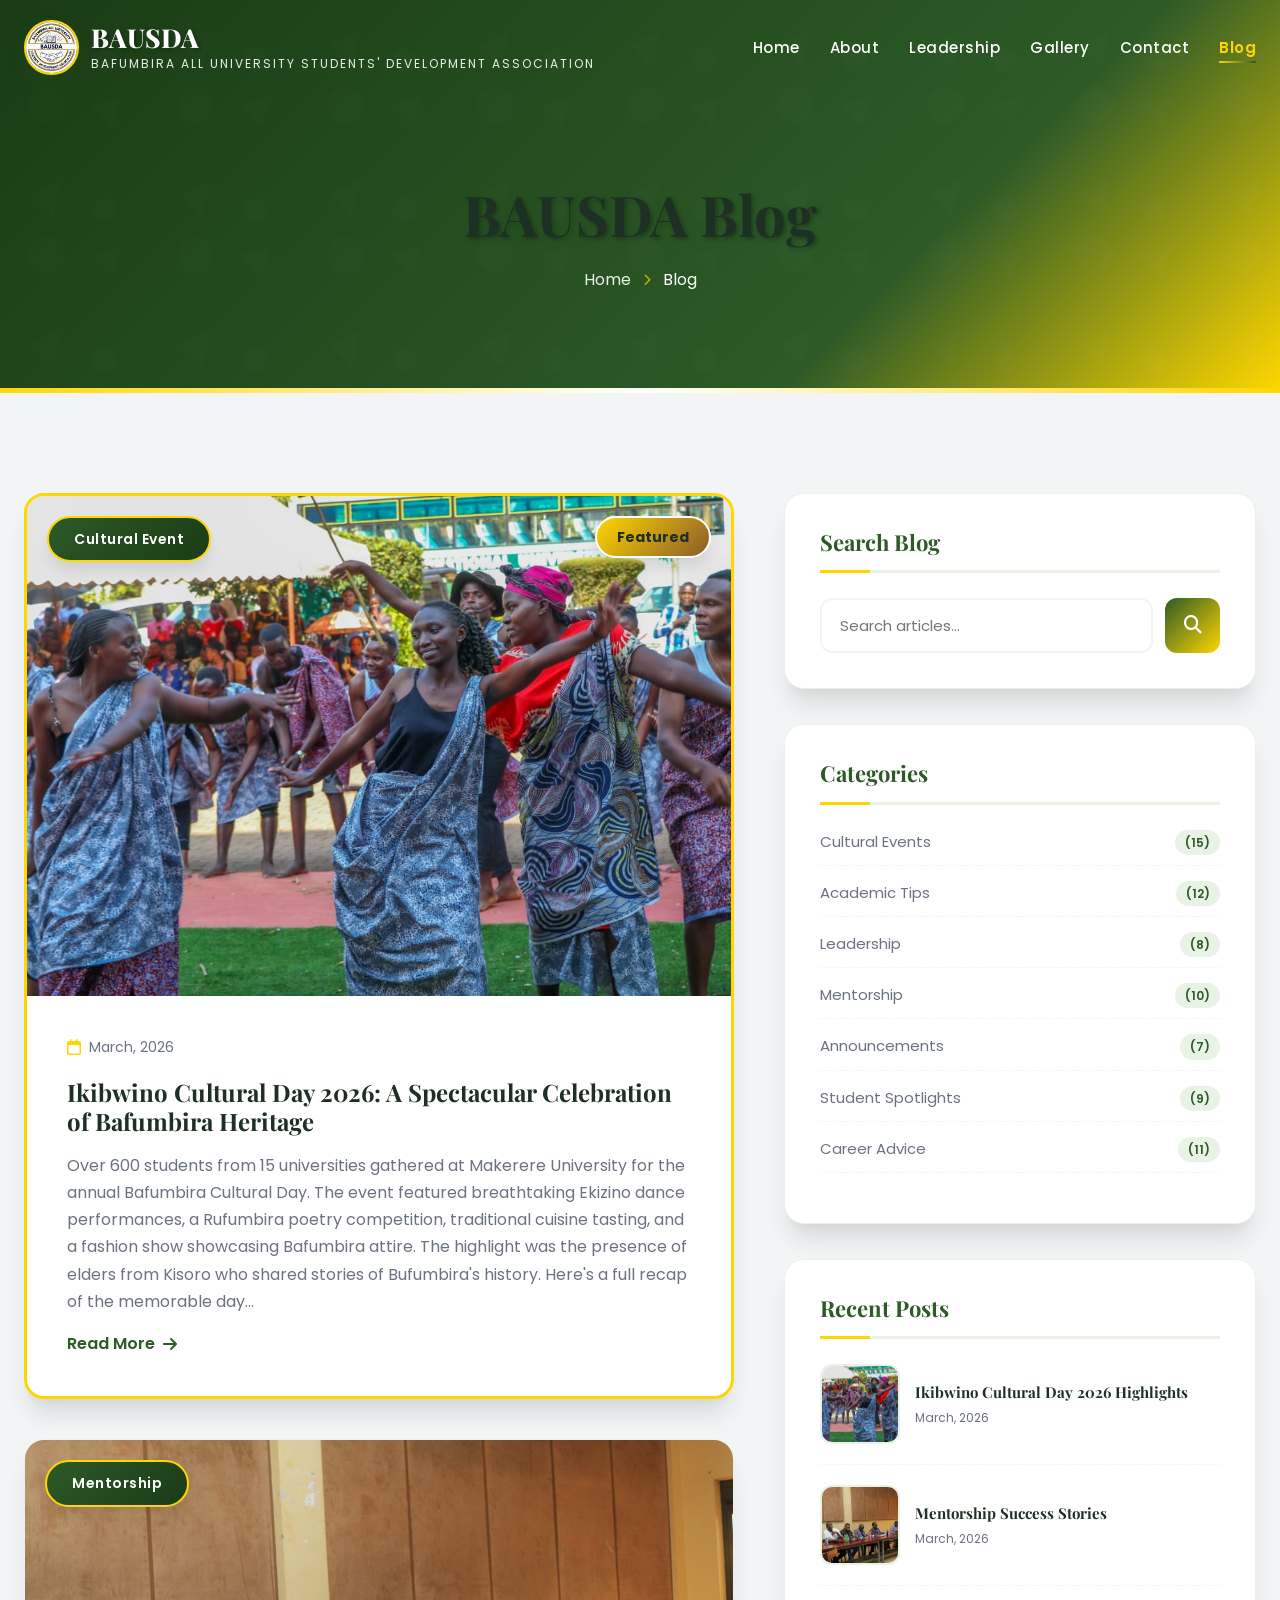
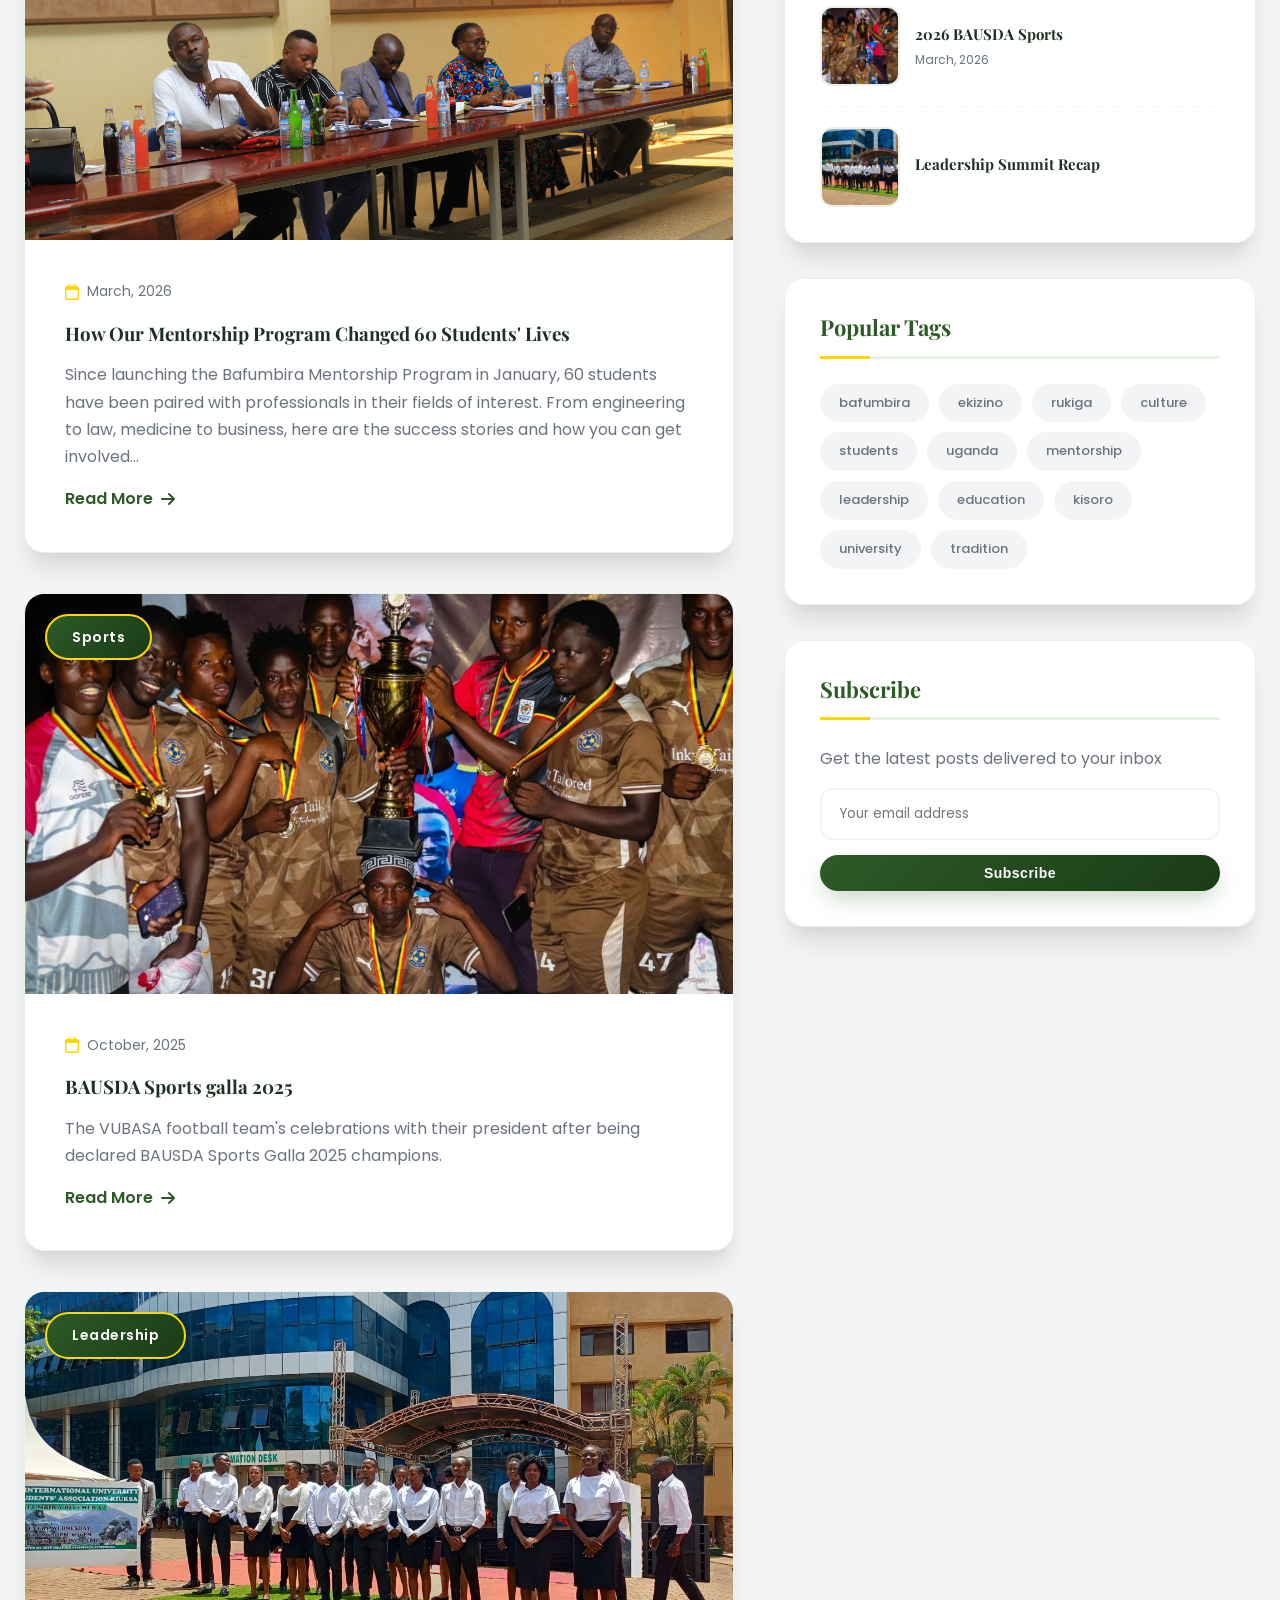
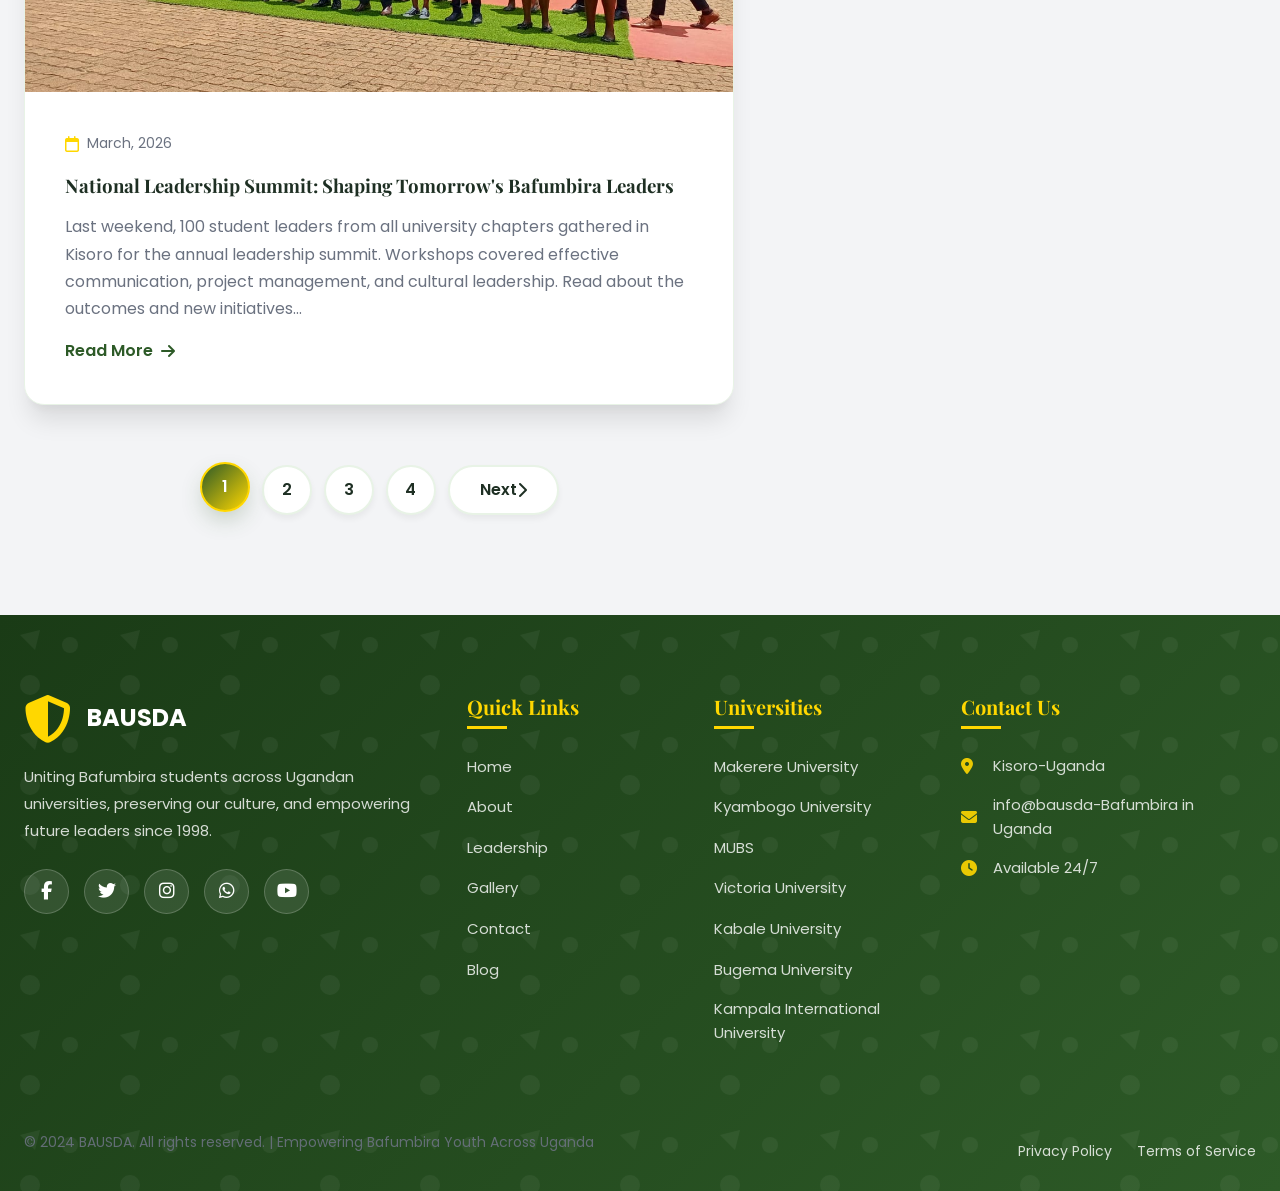
<file: blog.html>
<!DOCTYPE html>
<html lang="en">

<head>
    <meta charset="UTF-8">
    <meta name="viewport" content="width=device-width, initial-scale=1.0">
    <title>Blog | BAUSDA - Bafumbira Students' Association</title>
    <link rel="stylesheet" href="css/styles.css">
    <link rel="stylesheet" href="https://cdnjs.cloudflare.com/ajax/libs/font-awesome/6.4.0/css/all.min.css">
    <link
        href="https://fonts.googleapis.com/css2?family=Playfair+Display:wght@400;500;600;700;800&family=Poppins:wght@300;400;500;600;700&display=swap"
        rel="stylesheet">
    <link href="https://unpkg.com/aos@2.3.1/dist/aos.css" rel="stylesheet">
    <link rel="shortcut icon" href="image_resources/android-chrome-192x192.png" type="image/x-icon">
</head>

<body>
    <header class="header" id="header">
        <nav class="navbar">
            <div class="container">
                <div class="nav-wrapper">
                    <a href="index.html" class="logo">
                        <div class="logo-icon">
                            <img src="image_resources/bausda_logo.jpeg" alt="logo" srcset="">
                        </div>
                        <div class="logo-text">
                            <span class="logo-main">BAUSDA</span>
                            <span class="logo-sub">Bafumbira All University Students' Development Association</span>
                        </div>
                    </a>

                    <ul class="nav-menu">
                        <li><a href="index.html">Home</a></li>
                        <li><a href="about.html">About</a></li>
                        <li><a href="leadership.html">Leadership</a></li>
                        <li><a href="gallery.html">Gallery</a></li>
                        <li><a href="contact.html">Contact</a></li>
                        <li><a href="blog.html" class="active">Blog</a></li>
                    </ul>

                    <div class="hamburger">
                        <span></span>
                        <span></span>
                        <span></span>
                    </div>
                </div>
            </div>
        </nav>
    </header>

    <section class="page-header">
        <div class="container">
            <h1 data-aos="fade-up" data-aos-duration="800">BAUSDA Blog</h1>
            <div class="breadcrumb" data-aos="fade-up" data-aos-duration="800" data-aos-delay="200">
                <a href="index.html">Home</a> <i class="fas fa-chevron-right"></i> <span>Blog</span>
            </div>
        </div>
    </section>

    <section class="blog-section section">
        <div class="container">
            <div class="blog-grid">
                <!-- Main Blog Content -->
                <div class="blog-main">
                    <!-- Featured Post -->
                    <article class="blog-post featured" data-aos="fade-up" data-aos-duration="800">
                        <div class="post-image">
                            <img src="image_resources/gallary/kiu gala.jpeg"
                                alt="Cultural Day 2024">
                            <div class="post-category">Cultural Event</div>
                        </div>
                        <div class="post-content">
                            <div class="post-meta">
                                <span><i class="far fa-calendar"></i> March, 2026</span>
                                <!-- <span><i class="far fa-user"></i> By Mugisha John</span>
                                <span><i class="far fa-comment"></i> 24 Comments</span> -->
                            </div>
                            <h2><a href="blog-post.html">Ikibwino Cultural Day 2026: A Spectacular Celebration of
                                    Bafumbira Heritage</a></h2>
                            <p>Over 600 students from 15 universities gathered at Makerere University for the annual
                                Bafumbira Cultural Day. The event featured breathtaking Ekizino dance performances, a
                                Rufumbira poetry competition, traditional cuisine tasting, and a fashion show
                                showcasing Bafumbira attire. The highlight was the presence of elders from Kisoro who
                                shared stories of Bufumbira's history. Here's a full recap of the memorable day...
                            </p>
                            <a href="blog-post.html" class="read-more">Read More <i class="fas fa-arrow-right"></i></a>
                        </div>
                    </article>

                    <!-- Regular Posts -->
                    <article class="blog-post" data-aos="fade-up" data-aos-duration="800">
                        <div class="post-image">
                            <img src="image_resources/KYU gala/emily.JPG"
                                alt="Mentorship Program">
                            <div class="post-category">Mentorship</div>
                        </div>
                        <div class="post-content">
                            <div class="post-meta">
                                <span><i class="far fa-calendar"></i> March, 2026</span>
                                <!-- <span><i class="far fa-user"></i> By Ninsiima Grace</span> -->
                            </div>
                            <h3><a href="blog-post.html">How Our Mentorship Program Changed 60 Students' Lives</a></h3>
                            <p>Since launching the Bafumbira Mentorship Program in January, 60 students have been paired
                                with professionals in their fields of interest. From engineering to law, medicine to
                                business, here are the success stories and how you can get involved...</p>
                            <a href="blog-post.html" class="read-more">Read More <i class="fas fa-arrow-right"></i></a>
                        </div>
                    </article>

                    <article class="blog-post" data-aos="fade-up" data-aos-duration="800">
                        <div class="post-image">
                            <img src="image_resources/gallary/im2.jpg"
                                alt="Rukiga Language">
                            <div class="post-category">Sports</div>
                        </div>
                        <div class="post-content">
                            <div class="post-meta">
                                <span><i class="far fa-calendar"></i> October, 2025</span>
                                <!-- <span><i class="far fa-user"></i> By Komugisha Esther</span> -->
                            </div>
                            <h3><a href="blog-post.html">BAUSDA Sports galla 2025</a></h3>
                            <p>The VUBASA football team's celebrations with their president after being declared BAUSDA Sports Galla 2025 champions.</p>
                            <a href="blog-post.html" class="read-more">Read More <i class="fas fa-arrow-right"></i></a>
                        </div>
                    </article>

                    <article class="blog-post" data-aos="fade-up" data-aos-duration="800">
                        <div class="post-image">
                            <img src="image_resources/gallary/kiu gala2.jpeg"
                                alt="Leadership Summit">
                            <div class="post-category">Leadership</div>
                        </div>
                        <div class="post-content">
                            <div class="post-meta">
                                <span><i class="far fa-calendar"></i> March, 2026</span>
                                <!-- <span><i class="far fa-user"></i> By Tumusiime Peter</span> -->
                            </div>
                            <h3><a href="blog-post.html">National Leadership Summit: Shaping Tomorrow's Bafumbira
                                    Leaders</a></h3>
                            <p>Last weekend, 100 student leaders from all university chapters gathered in Kisoro for the
                                annual leadership summit. Workshops covered effective communication, project management,
                                and cultural leadership. Read about the outcomes and new initiatives...</p>
                            <a href="blog-post.html" class="read-more">Read More <i class="fas fa-arrow-right"></i></a>
                        </div>
                    </article>

                    <!-- <article class="blog-post" data-aos="fade-up" data-aos-duration="800">
                        <div class="post-image">
                            <img src=""
                                alt="Scholarship">
                            <div class="post-category">Announcement</div>
                        </div>
                        <div class="post-content">
                            <div class="post-meta">
                                <span><i class="far fa-calendar"></i> February 20, 2024</span>
                                <span><i class="far fa-user"></i> By Atuhaire Sarah</span>
                            </div>
                            <h3><a href="blog-post.html">New Scholarship Fund for Needy Bafumbira Students</a></h3>
                            <p>Thanks to generous donations from Bafumbira citizens in the diaspora, we're proud to
                                announce a new scholarship fund. Five students will receive UGX 1,000,000 each for the
                                2024 academic year. Application details inside...</p>
                            <a href="blog-post.html" class="read-more">Read More <i class="fas fa-arrow-right"></i></a>
                        </div>
                    </article> -->

                    <!-- Pagination -->
                    <div class="pagination">
                        <a href="#" class="page-link active">1</a>
                        <a href="#" class="page-link">2</a>
                        <a href="#" class="page-link">3</a>
                        <a href="#" class="page-link">4</a>
                        <a href="#" class="page-link next">Next <i class="fas fa-chevron-right"></i></a>
                    </div>
                </div>

                <!-- Sidebar -->
                <aside class="blog-sidebar">
                    <div class="sidebar-widget search-widget" data-aos="fade-left" data-aos-duration="800">
                        <h3>Search Blog</h3>
                        <form class="search-form">
                            <input type="text" placeholder="Search articles...">
                            <button type="submit"><i class="fas fa-search"></i></button>
                        </form>
                    </div>

                    <div class="sidebar-widget categories-widget" data-aos="fade-left" data-aos-duration="800"
                        data-aos-delay="100">
                        <h3>Categories</h3>
                        <ul>
                            <li><a href="#">Cultural Events <span>(15)</span></a></li>
                            <li><a href="#">Academic Tips <span>(12)</span></a></li>
                            <li><a href="#">Leadership <span>(8)</span></a></li>
                            <li><a href="#">Mentorship <span>(10)</span></a></li>
                            <li><a href="#">Announcements <span>(7)</span></a></li>
                            <li><a href="#">Student Spotlights <span>(9)</span></a></li>
                            <li><a href="#">Career Advice <span>(11)</span></a></li>
                        </ul>
                    </div>

                    <div class="sidebar-widget recent-posts" data-aos="fade-left" data-aos-duration="800"
                        data-aos-delay="200">
                        <h3>Recent Posts</h3>
                        <ul class="recent-posts-list">
                            <li>
                                <a href="#">
                                    <img src="image_resources/gallary/kiu gala.jpeg"
                                        alt="Post">
                                    <div class="post-info">
                                        <h4>Ikibwino Cultural Day 2026 Highlights</h4>
                                        <span>March, 2026</span>
                                    </div>
                                </a>
                            </li>
                            <li>
                                <a href="#">
                                    <img src="image_resources/KYU gala/emily.JPG"
                                        alt="Post">
                                    <div class="post-info">
                                        <h4>Mentorship Success Stories</h4>
                                        <span>March, 2026</span>
                                    </div>
                                </a>
                            </li>
                            <li>
                                <a href="#">
                                    <img src="image_resources/gallary/im2.jpg"
                                        alt="Post">
                                    <div class="post-info">
                                        <h4>2026 BAUSDA Sports</h4>
                                        <span>March, 2026</span>
                                    </div>
                                </a>
                            </li>
                            <li>
                                <a href="#">
                                    <img src="image_resources/gallary/kiu gala2.jpeg"
                                        alt="Post">
                                    <div class="post-info">
                                        <h4>Leadership Summit Recap</h4>
                                        <span></span>
                                    </div>
                                </a>
                            </li>
                        </ul>
                    </div>

                    <div class="sidebar-widget tags-widget" data-aos="fade-left" data-aos-duration="800"
                        data-aos-delay="300">
                        <h3>Popular Tags</h3>
                        <div class="tag-cloud">
                            <a href="#">bafumbira</a>
                            <a href="#">ekizino</a>
                            <a href="#">rukiga</a>
                            <a href="#">culture</a>
                            <a href="#">students</a>
                            <a href="#">uganda</a>
                            <a href="#">mentorship</a>
                            <a href="#">leadership</a>
                            <a href="#">education</a>
                            <a href="#">kisoro</a>
                            <a href="#">university</a>
                            <a href="#">tradition</a>
                        </div>
                    </div>

                    <div class="sidebar-widget newsletter-widget" data-aos="fade-left" data-aos-duration="800"
                        data-aos-delay="400">
                        <h3>Subscribe</h3>
                        <p>Get the latest posts delivered to your inbox</p>
                        <form class="sidebar-newsletter">
                            <input type="email" placeholder="Your email address">
                            <button class="btn btn-primary btn-small btn-block">Subscribe</button>
                        </form>
                    </div>
                </aside>
            </div>
        </div>
    </section>

    <footer class="footer">
        <div class="container">
            <div class="footer-grid">
                <div class="footer-about">
                    <div class="footer-logo">
                        <i class="fas fa-shield-alt"></i>
                        <span>BAUSDA</span>
                    </div>
                    <p>Uniting Bafumbira students across Ugandan universities, preserving our culture, and empowering
                        future leaders since 1998.</p>
                    <div class="social-links">
                        <a href="#" class="social-link"><i class="fab fa-facebook-f"></i></a>
                        <a href="#" class="social-link"><i class="fab fa-twitter"></i></a>
                        <a href="#" class="social-link"><i class="fab fa-instagram"></i></a>
                        <a href="#" class="social-link"><i class="fab fa-whatsapp"></i></a>
                        <a href="#" class="social-link"><i class="fab fa-youtube"></i></a>
                    </div>
                </div>

                <div class="footer-links">
                    <h4>Quick Links</h4>
                    <ul>
                        <li><a href="index.html">Home</a></li>
                        <li><a href="about.html">About</a></li>
                        <li><a href="leadership.html">Leadership</a></li>
                        <li><a href="gallery.html">Gallery</a></li>
                        <li><a href="contact.html">Contact</a></li>
                        <li><a href="blog.html">Blog</a></li>
                    </ul>
                </div>

                <div class="footer-links">
                    <h4>Universities</h4>
                    <ul>
                        <li><a href="#makerere">Makerere University</a></li>
                        <li><a href="#kyambogo">Kyambogo University</a></li>
                        <li><a href="#mubs">MUBS</a></li>
                        <li><a href="#gulu">Victoria University</a></li>
                        <li><a href="#ucu">Kabale University</a></li>
                        <li><a href="#bsu">Bugema University</a></li>
                        <li><a href="#bsu">Kampala International University</a></li>
                    </ul>
                </div>

                <div class="footer-contact">
                    <h4>Contact Us</h4>
                    <ul>
                        <li><i class="fas fa-map-marker-alt"></i>Kisoro-Uganda</li>
                        <li><i class="fas fa-envelope"></i> info@bausda-Bafumbira in Uganda</li>
                        <!-- <li><i class="fas fa-phone"></i> +256 700 123 456</li> -->
                        <li><i class="fas fa-clock"></i> Available 24/7</li>
                    </ul>
                </div>
            </div>

            <div class="footer-newsletter">
                <h4>Subscribe to Our Newsletter</h4>
                <form class="newsletter-form">
                    <input type="email" placeholder="Enter your email" required>
                    <button type="submit" class="btn btn-primary">Subscribe</button>
                </form>
            </div>

            <div class="footer-bottom">
                <p>&copy; 2024 BAUSDA. All rights reserved. | Empowering Bafumbira Youth Across Uganda</p>
                <div class="footer-bottom-links">
                    <a href="#">Privacy Policy</a>
                    <a href="#">Terms of Service</a>
                </div>
            </div>
        </div>
    </footer>
    <div class="twaleJames">
        <p>Site still under development!</p>
    </div>

    <a href="#" class="back-to-top" id="backToTop">
        <i class="fas fa-arrow-up"></i>
    </a>

    <script src="https://unpkg.com/aos@2.3.1/dist/aos.js"></script>
    <script src="script.js"></script>
</body>

</html>
</file>
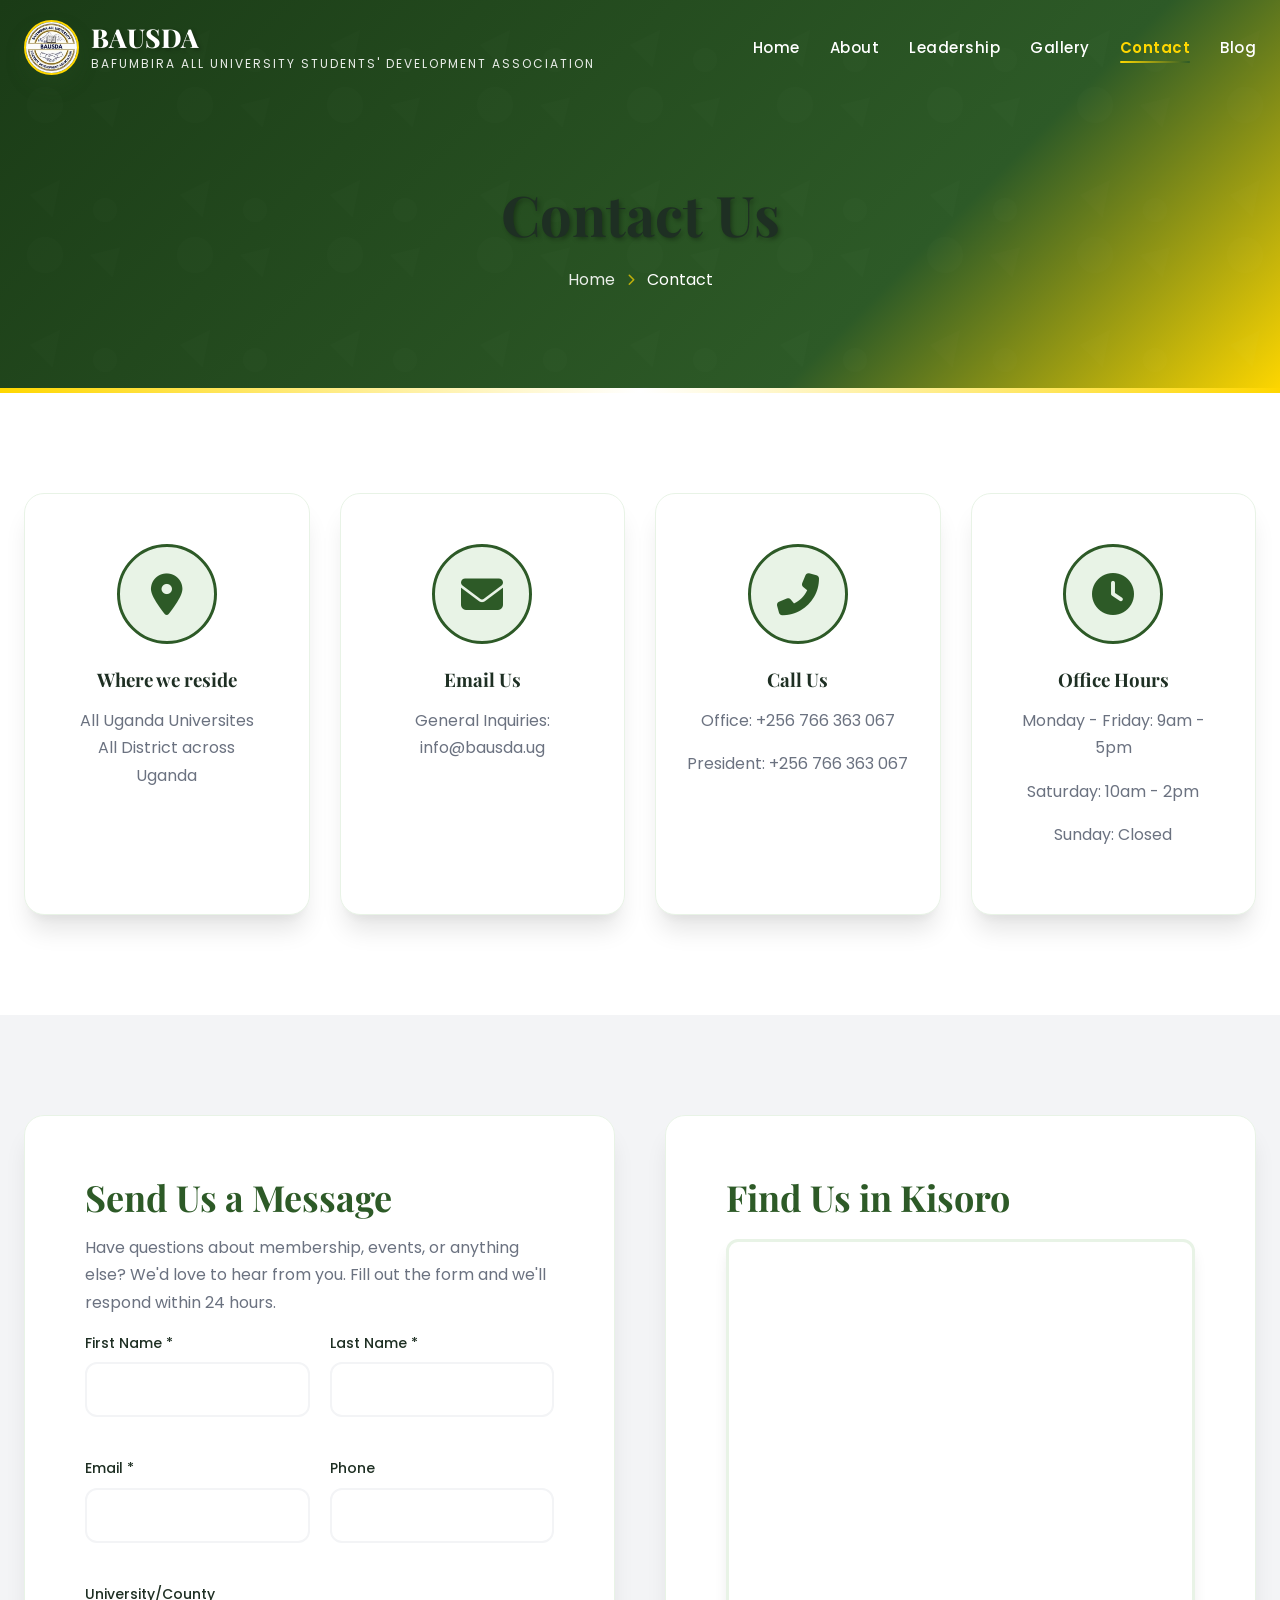
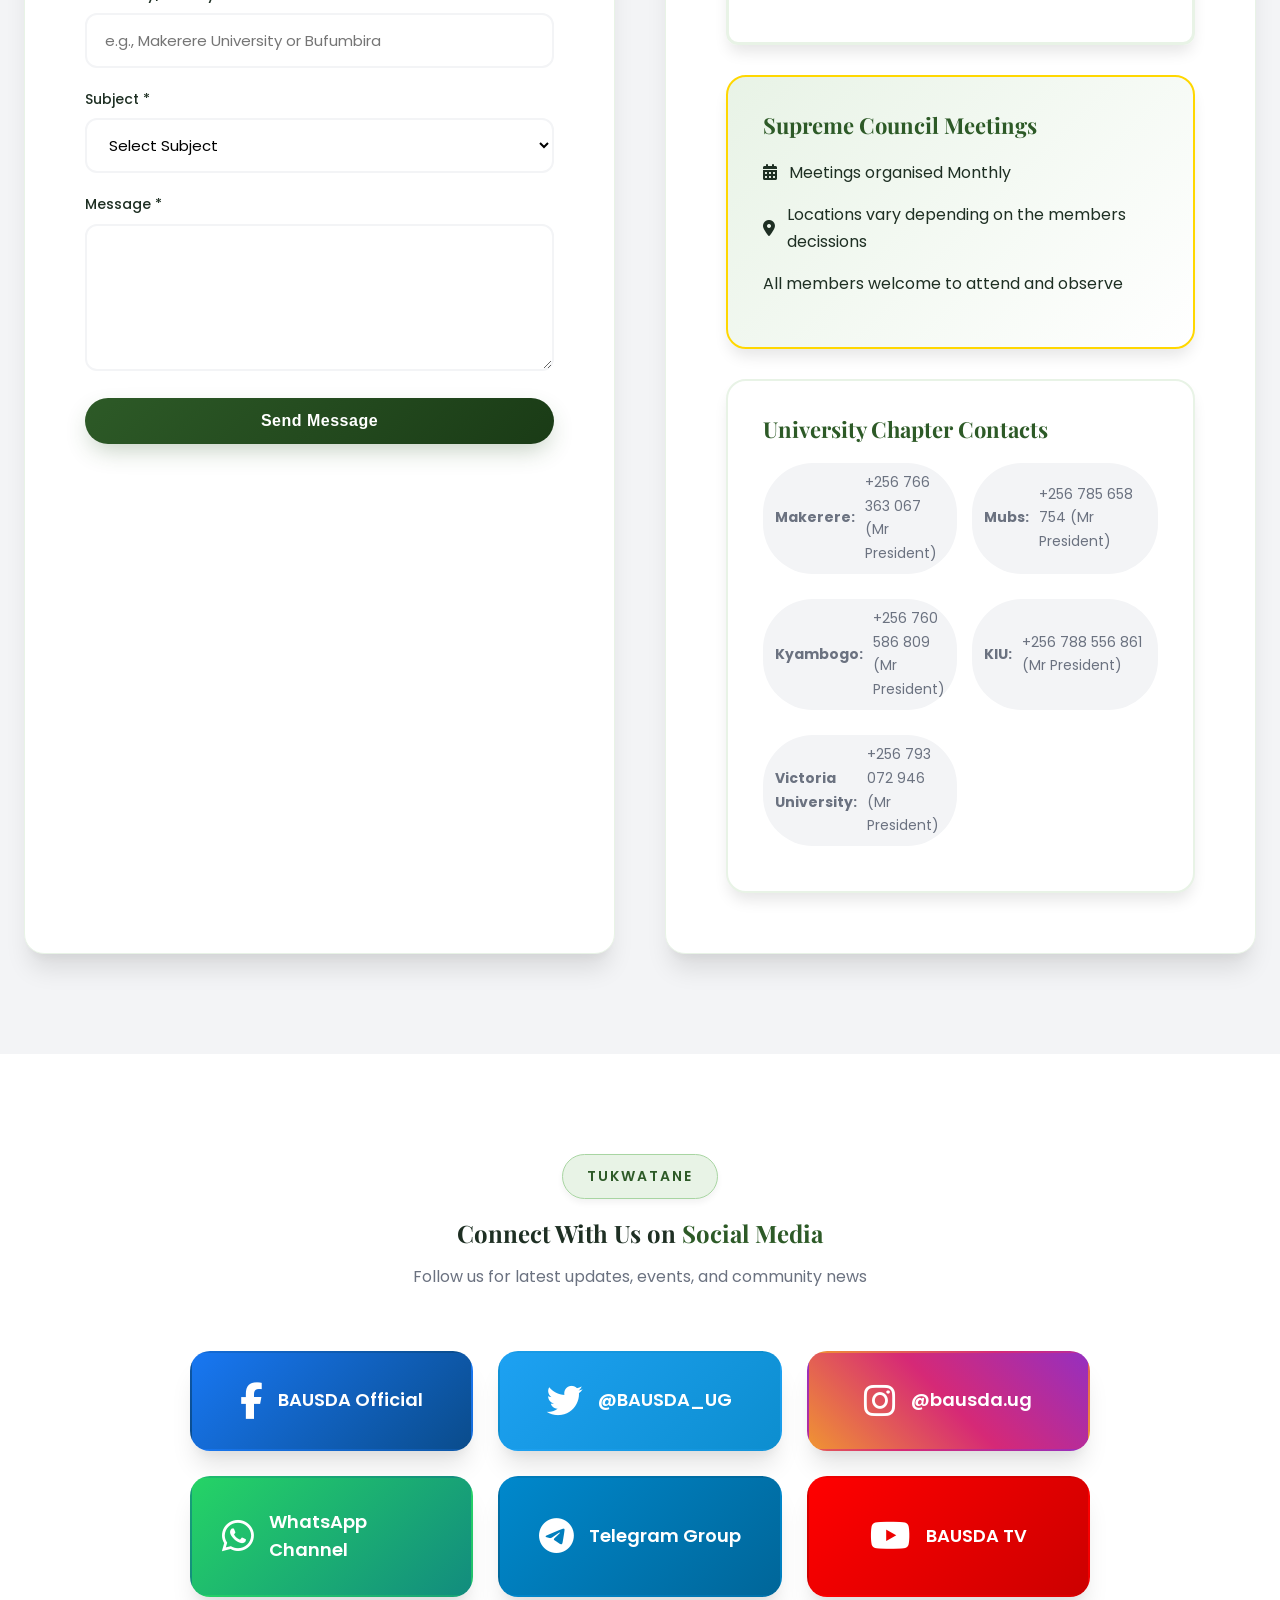
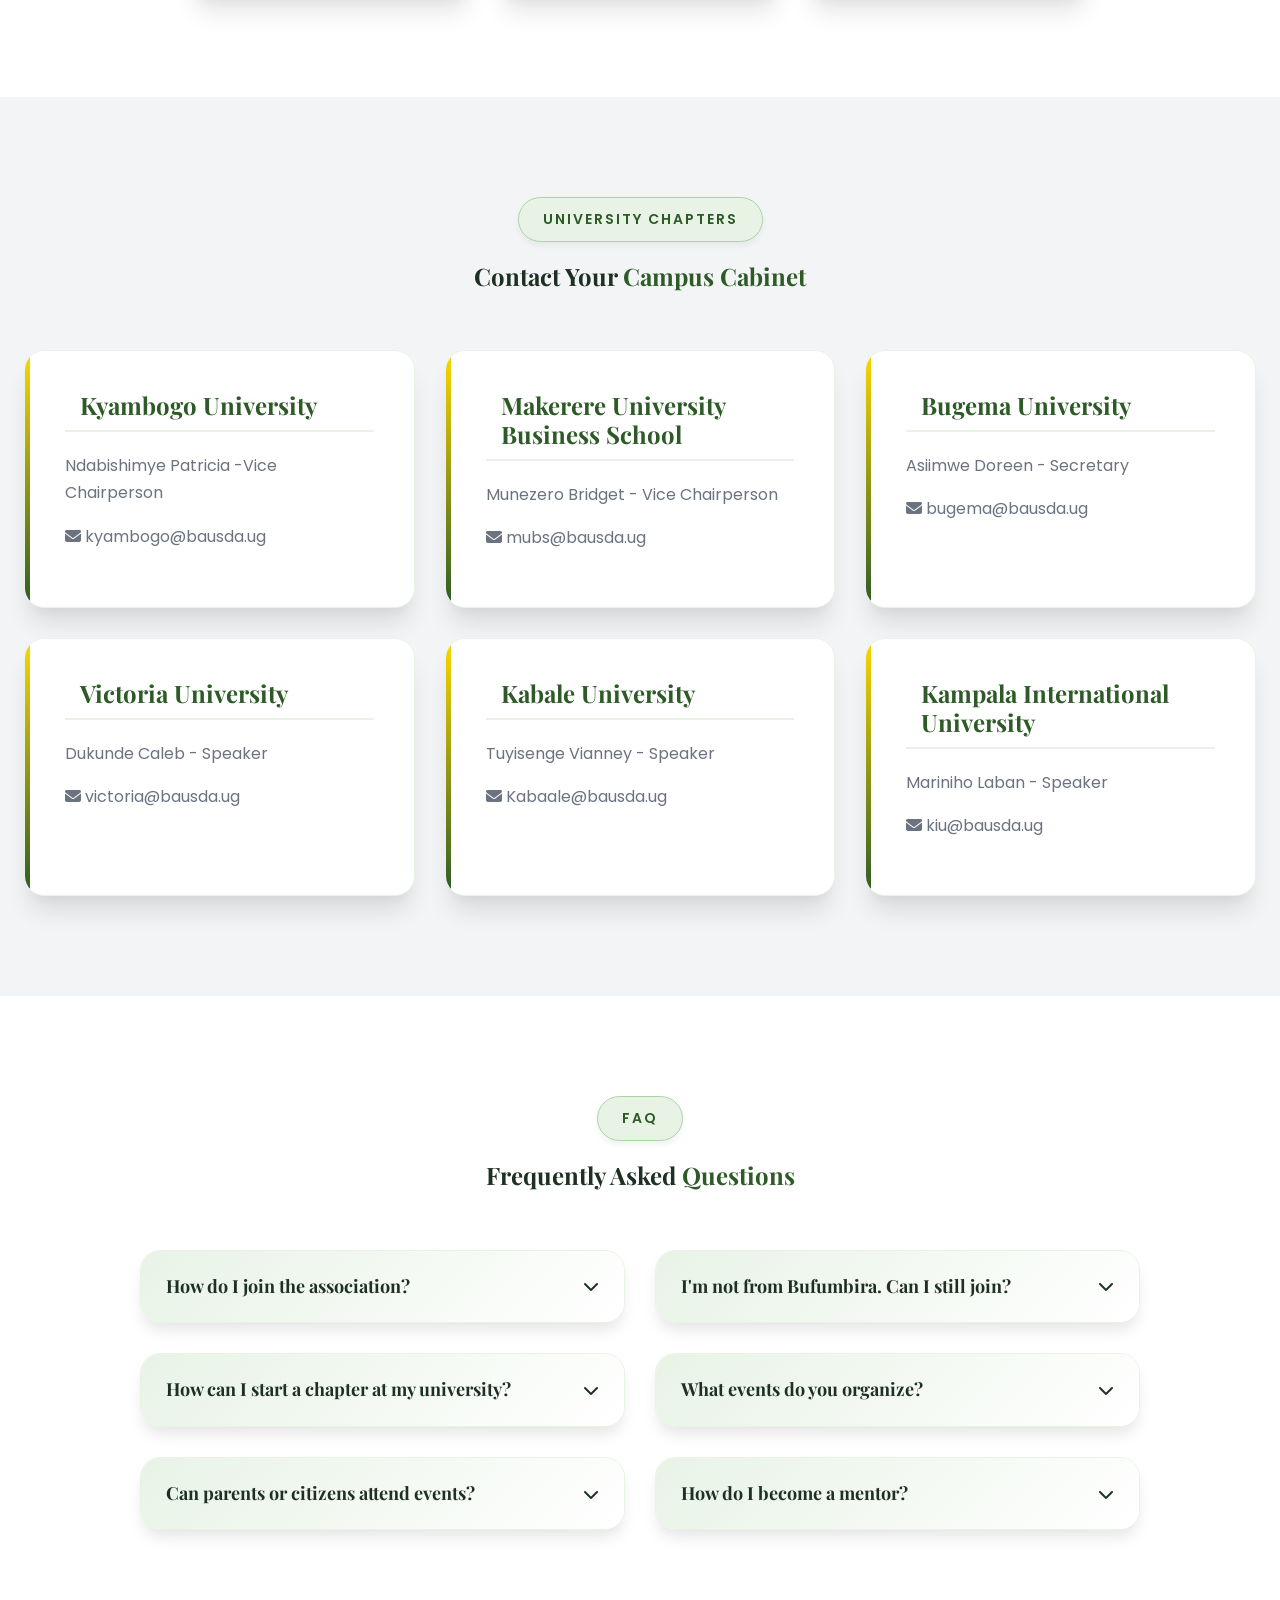
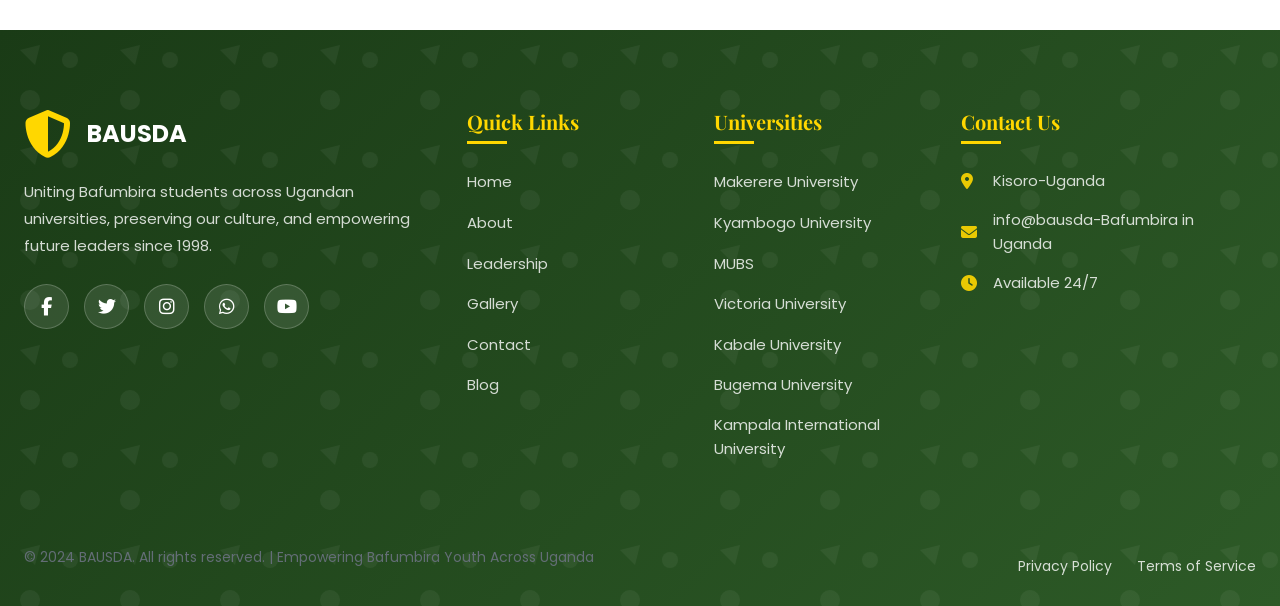
<file: contact.html>
<!DOCTYPE html>
<html lang="en">

<head>
    <meta charset="UTF-8">
    <meta name="viewport" content="width=device-width, initial-scale=1.0">
    <title>Contact Us | BAUSDA - Bafumbira Students' Association</title>
    <link rel="stylesheet" href="css/styles.css">
    <link rel="stylesheet" href="https://cdnjs.cloudflare.com/ajax/libs/font-awesome/6.4.0/css/all.min.css">
    <link
        href="https://fonts.googleapis.com/css2?family=Playfair+Display:wght@400;500;600;700;800&family=Poppins:wght@300;400;500;600;700&display=swap"
        rel="stylesheet">
    <link href="https://unpkg.com/aos@2.3.1/dist/aos.css" rel="stylesheet">
    <link rel="shortcut icon" href="image_resources/android-chrome-192x192.png" type="image/x-icon">
</head>

<body>
    <header class="header" id="header">
        <nav class="navbar">
            <div class="container">
                <div class="nav-wrapper">
                    <a href="index.html" class="logo">
                        <div class="logo-icon">
                            <img src="image_resources/bausda_logo.jpeg" alt="logo" srcset="">
                        </div>
                        <div class="logo-text">
                            <span class="logo-main">BAUSDA</span>
                            <span class="logo-sub">Bafumbira All University Students' Development Association</span>
                        </div>
                    </a>

                    <ul class="nav-menu">
                        <li><a href="index.html">Home</a></li>
                        <li><a href="about.html">About</a></li>
                        <li><a href="leadership.html">Leadership</a></li>
                        <li><a href="gallery.html">Gallery</a></li>
                        <li><a href="contact.html" class="active">Contact</a></li>
                        <li><a href="blog.html">Blog</a></li>
                    </ul>

                    <div class="hamburger">
                        <span></span>
                        <span></span>
                        <span></span>
                    </div>
                </div>
            </div>
        </nav>
    </header>

    <section class="page-header">
        <div class="container">
            <h1 data-aos="fade-up" data-aos-duration="800">Contact Us</h1>
            <div class="breadcrumb" data-aos="fade-up" data-aos-duration="800" data-aos-delay="200">
                <a href="index.html">Home</a> <i class="fas fa-chevron-right"></i> <span>Contact</span>
            </div>
        </div>
    </section>

    <section class="contact-info section">
        <div class="container">
            <div class="contact-cards">
                <div class="contact-card" data-aos="fade-up" data-aos-duration="800">
                    <div class="contact-icon">
                        <i class="fas fa-map-marker-alt"></i>
                    </div>
                    <h3>Where we reside</h3>
                    <p>All Uganda Universites<br>All District across<br>Uganda</p>
                </div>

                <div class="contact-card" data-aos="fade-up" data-aos-duration="800" data-aos-delay="100">
                    <div class="contact-icon">
                        <i class="fas fa-envelope"></i>
                    </div>
                    <h3>Email Us</h3>
                    <p>General Inquiries:<br>info@bausda.ug</p>
                    <!-- <p>Membership:<br>join@bausda.ug</p> -->
                </div>

                <div class="contact-card" data-aos="fade-up" data-aos-duration="800" data-aos-delay="200">
                    <div class="contact-icon">
                        <i class="fas fa-phone-alt"></i>
                    </div>
                    <h3>Call Us</h3>
                    <p>Office: +256 766 363 067</p>
                    <p>President: +256 766 363 067</p>
                    <!-- <p>Secretary: +256 772 333 444</p> -->
                </div>

                <div class="contact-card" data-aos="fade-up" data-aos-duration="800" data-aos-delay="300">
                    <div class="contact-icon">
                        <i class="fas fa-clock"></i>
                    </div>
                    <h3>Office Hours</h3>
                    <p>Monday - Friday: 9am - 5pm</p>
                    <p>Saturday: 10am - 2pm</p>
                    <p>Sunday: Closed</p>
                </div>
            </div>
        </div>
    </section>

    <section class="contact-form-section bg-light">
        <div class="container">
            <div class="contact-grid">
                <div class="contact-form-wrapper" data-aos="fade-right" data-aos-duration="1000">
                    <h2>Send Us a Message</h2>
                    <p>Have questions about membership, events, or anything else? We'd love to hear from you. Fill out
                        the form and we'll respond within 24 hours.</p>

                    <form id="contactForm" class="contact-form">
                        <div class="form-row">
                            <div class="form-group">
                                <label>First Name *</label>
                                <input type="text" required>
                            </div>
                            <div class="form-group">
                                <label>Last Name *</label>
                                <input type="text" required>
                            </div>
                        </div>

                        <div class="form-row">
                            <div class="form-group">
                                <label>Email *</label>
                                <input type="email" required>
                            </div>
                            <div class="form-group">
                                <label>Phone</label>
                                <input type="tel">
                            </div>
                        </div>

                        <div class="form-group">
                            <label>University/County</label>
                            <input type="text" placeholder="e.g., Makerere University or Bufumbira">
                        </div>

                        <div class="form-group">
                            <label>Subject *</label>
                            <select required>
                                <option value="">Select Subject</option>
                                <option>Membership Inquiry</option>
                                <option>Event Information</option>
                                <option>General Question</option>
                                <option>Report an Issue</option>
                                <option>Other</option>
                            </select>
                        </div>

                        <div class="form-group">
                            <label>Message *</label>
                            <textarea rows="5" required></textarea>
                        </div>

                        <button type="submit" class="btn btn-primary btn-block">Send Message</button>
                    </form>
                </div>

                <div class="map-wrapper" data-aos="fade-left" data-aos-duration="1000">
                    <h2>Find Us in Kisoro</h2>
                    <div class="map-container">
                        <iframe
                            src="https://www.google.com/maps/embed?pb=!1m18!1m12!1m3!1d3989.753627140324!2d29.684234!3d-1.287123!2m3!1f0!2f0!3f0!3m2!1i1024!2i768!4f13.1!3m3!1m2!1s0x19d9123456789abc%3A0x123456789abcdef!2sKisoro%2C%20Uganda!5e0!3m2!1sen!2sus!4v1620000000000!5m2!1sen!2sus"
                            width="100%" height="450" style="border:0;" allowfullscreen="" loading="lazy"></iframe>
                    </div>

                    <div class="meeting-times">
                        <h3>Supreme Council Meetings</h3>
                        <p><i class="fas fa-calendar-alt"></i> Meetings organised Monthly</p>
                        <p><i class="fas fa-map-marker-alt"></i> Locations vary depending on the members decissions</p>
                        <p>All members welcome to attend and observe</p>
                    </div>

                    <div class="university-contacts">
                        <h3>University Chapter Contacts</h3>
                        <div class="chapter-contact-list">
                            <p><strong>Makerere:</strong> +256 766 363 067 (Mr President)</p>
                            <p><strong>Mubs:</strong> +256 785 658 754 (Mr President)</p>
                            <p><strong>Kyambogo:</strong> +256 760 586 809 (Mr President)</p>
                            <p><strong>KIU:</strong> +256 788 556 861 (Mr President)</p>
                            <p><strong>Victoria University:</strong> +256 793 072 946 (Mr President)</p>
                        </div>
                    </div>
                </div>
            </div>
        </div>
    </section>

    <section class="social-media section">
        <div class="container">
            <div class="section-header text-center" data-aos="fade-up" data-aos-duration="800">
                <span class="section-tag">Tukwatane</span>
                <h2>Connect With Us on <span class="text-green">Social Media</span></h2>
                <p>Follow us for latest updates, events, and community news</p>
            </div>

            <div class="social-grid">
                <a href="#" class="social-item facebook">
                    <i class="fab fa-facebook-f"></i>
                    <span>BAUSDA Official</span>
                </a>
                <a href="#" class="social-item twitter">
                    <i class="fab fa-twitter"></i>
                    <span>@BAUSDA_UG</span>
                </a>
                <a href="#" class="social-item instagram">
                    <i class="fab fa-instagram"></i>
                    <span>@bausda.ug</span>
                </a>
                <a href="#" class="social-item whatsapp">
                    <i class="fab fa-whatsapp"></i>
                    <span>WhatsApp Channel</span>
                </a>
                <a href="#" class="social-item telegram">
                    <i class="fab fa-telegram"></i>
                    <span>Telegram Group</span>
                </a>
                <a href="#" class="social-item youtube">
                    <i class="fab fa-youtube"></i>
                    <span>BAUSDA TV</span>
                </a>
            </div>
        </div>
    </section>

    <section class="university-chapters-contact bg-light">
        <div class="container">
            <div class="section-header text-center" data-aos="fade-up" data-aos-duration="800">
                <span class="section-tag">University Chapters</span>
                <h2>Contact Your <span class="text-green">Campus Cabinet</span></h2>
            </div>

            <div class="chapters-contact-grid" data-aos="fade-up" data-aos-duration="1000">
                <!-- <div class="chapter-contact-card">
                    <h3>Makerere University</h3>
                    <p class="rep-name">Mugisha John - Chairperson</p>
                    <p><i class="fas fa-phone"></i> +256 700 111 222</p>
                    <p><i class="fas fa-envelope"></i> makerere@bausda.ug</p>
                    <p><i class="fas fa-map-marker-alt"></i> Freedom Square, Every Tuesday 4pm</p>
                </div> -->
                <div class="chapter-contact-card">
                    <h3>Kyambogo University</h3>
                    <p class="rep-name">Ndabishimye Patricia -Vice Chairperson</p>
                    <!-- <p><i class="fas fa-phone"></i> +256 772 333 444</p> -->
                    <p><i class="fas fa-envelope"></i> kyambogo@bausda.ug</p>
                    <!-- <p><i class="fas fa-map-marker-alt"></i> Guild Hall, Wednesdays 3pm</p> -->
                </div>
                <div class="chapter-contact-card">
                    <h3>Makerere University Business School</h3>
                    <p class="rep-name">Munezero Bridget - Vice Chairperson</p>
                    <!-- <p><i class="fas fa-phone"></i> +256 701 555 666</p> -->
                    <p><i class="fas fa-envelope"></i> mubs@bausda.ug</p>
                    <!-- <p><i class="fas fa-map-marker-alt"></i> Main Building, Thursdays 5pm</p> -->
                </div>
                <div class="chapter-contact-card">
                    <h3>Bugema University</h3>
                    <p class="rep-name">Asiimwe Doreen - Secretary</p>
                    <!-- <p><i class="fas fa-phone"></i> +256 782 777 888</p> -->
                    <p><i class="fas fa-envelope"></i> bugema@bausda.ug</p>
                    <!-- <p><i class="fas fa-map-marker-alt"></i> Medical School, Fridays 4pm</p> -->
                </div>
                <div class="chapter-contact-card">
                    <h3>Victoria University</h3>
                    <p class="rep-name">Dukunde Caleb - Speaker</p>
                    <!-- <p><i class="fas fa-phone"></i> +256 782 777 888</p> -->
                    <p><i class="fas fa-envelope"></i> victoria@bausda.ug</p>
                    <!-- <p><i class="fas fa-map-marker-alt"></i> Medical School, Fridays 4pm</p> -->
                </div>
                <div class="chapter-contact-card">
                    <h3>Kabale University</h3>
                    <p class="rep-name">Tuyisenge Vianney - Speaker</p>
                    <!-- <p><i class="fas fa-phone"></i> +256 703 999 000</p> -->
                    <p><i class="fas fa-envelope"></i> Kabaale@bausda.ug</p>
                    <!-- <p><i class="fas fa-map-marker-alt"></i> Law Building, Mondays 3pm</p> -->
                </div>
                <div class="chapter-contact-card">
                    <h3>Kampala International University</h3>
                    <p class="rep-name">Mariniho Laban - Speaker</p>
                    <!-- <p><i class="fas fa-phone"></i> +256 704 444 555</p> -->
                    <p><i class="fas fa-envelope"></i> kiu@bausda.ug</p>
                    <!-- <p><i class="fas fa-map-marker-alt"></i> Main Campus, Tuesdays 2pm</p> -->
                </div>
            </div>
        </div>
    </section>

    <section class="faq-section">
        <div class="container">
            <div class="section-header text-center" data-aos="fade-up" data-aos-duration="800">
                <span class="section-tag">FAQ</span>
                <h2>Frequently Asked <span class="text-green">Questions</span></h2>
            </div>

            <div class="faq-grid" data-aos="fade-up" data-aos-duration="1000">
                <div class="faq-item">
                    <div class="faq-question">
                        <h3>How do I join the association?</h3>
                        <i class="fas fa-chevron-down"></i>
                    </div>
                    <div class="faq-answer">
                        <p>You can join by visiting the university organisation from any university in uganda where we do exist.
                        </p>
                    </div>
                </div>

                <div class="faq-item">
                    <div class="faq-question">
                        <h3>I'm not from Bufumbira. Can I still join?</h3>
                        <i class="fas fa-chevron-down"></i>
                    </div>
                    <div class="faq-answer">
                        <p>While our focus is on Bafumbira culture and community, we welcome anyone who respects our
                            heritage and wants to learn. We have several associate members from other regions who
                            actively participate in our events.</p>
                    </div>
                </div>

                <div class="faq-item">
                    <div class="faq-question">
                        <h3>How can I start a chapter at my university?</h3>
                        <i class="fas fa-chevron-down"></i>
                    </div>
                    <div class="faq-answer">
                        <p>If your university doesn't have a chapter yet, contact our National Secretary at
                            secretary@bausda.ug. We'll guide you through the process of establishing a chapter,
                            including recruiting founding members and holding elections.</p>
                    </div>
                </div>

                <div class="faq-item">
                    <div class="faq-question">
                        <h3>What events do you organize?</h3>
                        <i class="fas fa-chevron-down"></i>
                    </div>
                    <div class="faq-answer">
                        <p>We organize cultural events (Ikibwino festivals, Rufumbira language workshops), academic events
                            (study groups, career fairs), social gatherings, and leadership retreats. Check our Events
                            page for upcoming activities.</p>
                    </div>
                </div>

                <div class="faq-item">
                    <div class="faq-question">
                        <h3>Can parents or citizens attend events?</h3>
                        <i class="fas fa-chevron-down"></i>
                    </div>
                    <div class="faq-answer">
                        <p>Absolutely! Our events are open to all Bafumbira citizens. We especially welcome parents and
                            elders who can share wisdom and mentor our youth. Many events are specifically designed for
                            intergenerational connection.</p>
                    </div>
                </div>

                <div class="faq-item">
                    <div class="faq-question">
                        <h3>How do I become a mentor?</h3>
                        <i class="fas fa-chevron-down"></i>
                    </div>
                    <div class="faq-answer">
                        <p>If you're an alumnus or professional interested in mentoring. We'll match you with students based on your
                            profession and interests.</p>
                    </div>
                </div>
            </div>
        </div>
    </section>

    <footer class="footer">
        <div class="container">
            <div class="footer-grid">
                <div class="footer-about">
                    <div class="footer-logo">
                        <i class="fas fa-shield-alt"></i>
                        <span>BAUSDA</span>
                    </div>
                    <p>Uniting Bafumbira students across Ugandan universities, preserving our culture, and empowering
                        future leaders since 1998.</p>
                    <div class="social-links">
                        <a href="#" class="social-link"><i class="fab fa-facebook-f"></i></a>
                        <a href="#" class="social-link"><i class="fab fa-twitter"></i></a>
                        <a href="#" class="social-link"><i class="fab fa-instagram"></i></a>
                        <a href="#" class="social-link"><i class="fab fa-whatsapp"></i></a>
                        <a href="#" class="social-link"><i class="fab fa-youtube"></i></a>
                    </div>
                </div>

                <div class="footer-links">
                    <h4>Quick Links</h4>
                    <ul>
                        <li><a href="index.html">Home</a></li>
                        <li><a href="about.html">About</a></li>
                        <li><a href="leadership.html">Leadership</a></li>
                        <li><a href="gallery.html">Gallery</a></li>
                        <li><a href="contact.html">Contact</a></li>
                        <li><a href="blog.html">Blog</a></li>
                    </ul>
                </div>

                <div class="footer-links">
                    <h4>Universities</h4>
                    <ul>
                        <li><a href="#makerere">Makerere University</a></li>
                        <li><a href="#kyambogo">Kyambogo University</a></li>
                        <li><a href="#mubs">MUBS</a></li>
                        <li><a href="#gulu">Victoria University</a></li>
                        <li><a href="#ucu">Kabale University</a></li>
                        <li><a href="#bsu">Bugema University</a></li>
                        <li><a href="#bsu">Kampala International University</a></li>
                    </ul>
                </div>

                <div class="footer-contact">
                    <h4>Contact Us</h4>
                    <ul>
                        <li><i class="fas fa-map-marker-alt"></i>Kisoro-Uganda</li>
                        <li><i class="fas fa-envelope"></i> info@bausda-Bafumbira in Uganda</li>
                        <!-- <li><i class="fas fa-phone"></i> +256 700 123 456</li> -->
                        <li><i class="fas fa-clock"></i> Available 24/7</li>
                    </ul>
                </div>
            </div>

            <div class="footer-newsletter">
                <h4>Subscribe to Our Newsletter</h4>
                <form class="newsletter-form">
                    <input type="email" placeholder="Enter your email" required>
                    <button type="submit" class="btn btn-primary">Subscribe</button>
                </form>
            </div>

            <div class="footer-bottom">
                <p>&copy; 2024 BAUSDA. All rights reserved. | Empowering Bafumbira Youth Across Uganda</p>
                <div class="footer-bottom-links">
                    <a href="#">Privacy Policy</a>
                    <a href="#">Terms of Service</a>
                </div>
            </div>
        </div>
    </footer>
    <div class="twaleJames">
        <p>Site still under development!</p>
    </div>

    <a href="#" class="back-to-top" id="backToTop">
        <i class="fas fa-arrow-up"></i>
    </a>

    <script src="https://unpkg.com/aos@2.3.1/dist/aos.js"></script>
    <script src="script.js"></script>
</body>

</html>
</file>
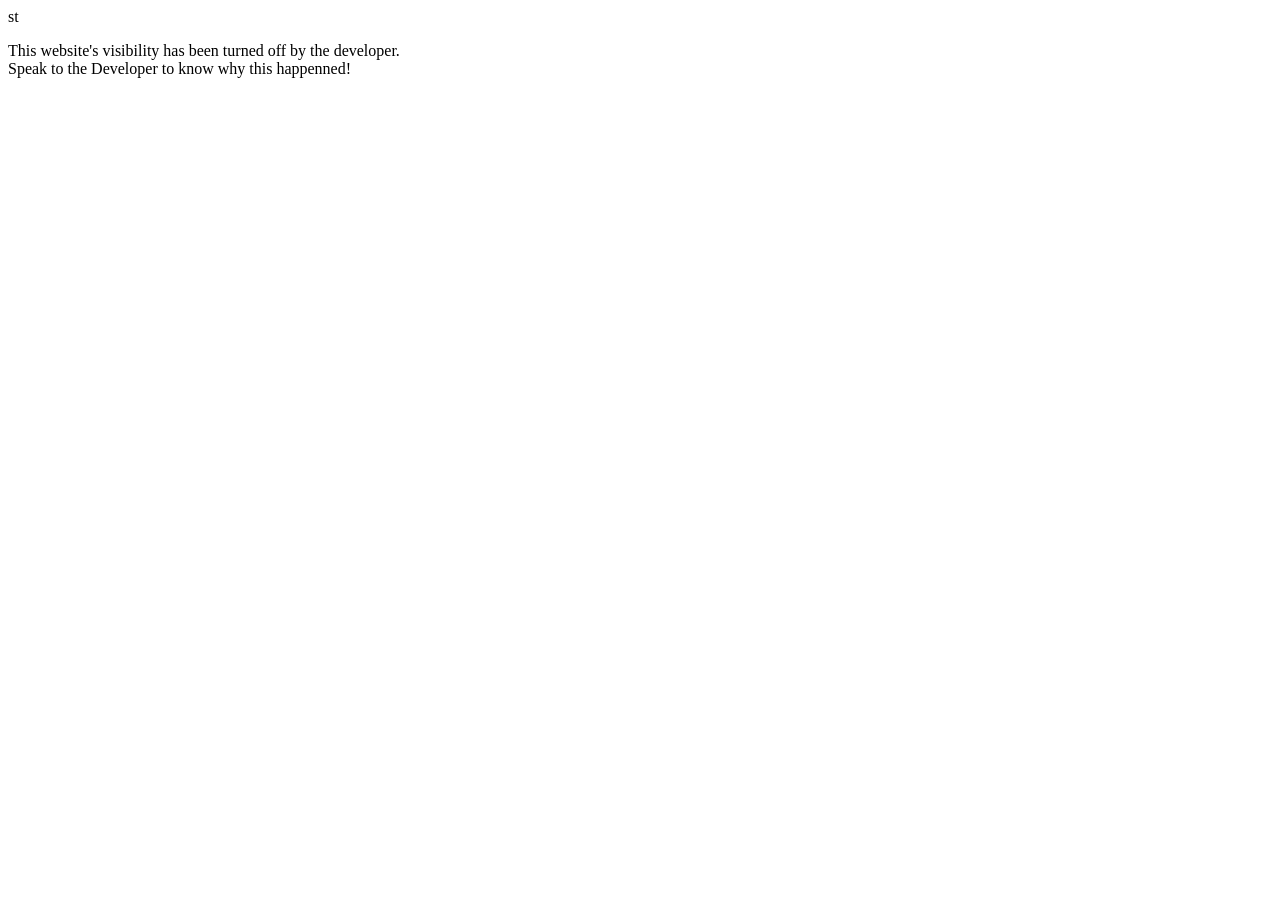
<file: dev-error.html>
<!DOCTYPE html>
<html lang="en">
<head>
    <meta charset="UTF-8">
    <meta name="viewport" content="width=device-width, initial-scale=1.0">
    <title>No Payment Error</title>
</head>
<body>
    <div class="no_pay">
        st
        <p>This website's visibility has been turned off by the developer.
            <br>Speak to the <span>Developer</span> to know why this happenned!
        </p>
    </div>
    
</body>
</html>
</file>
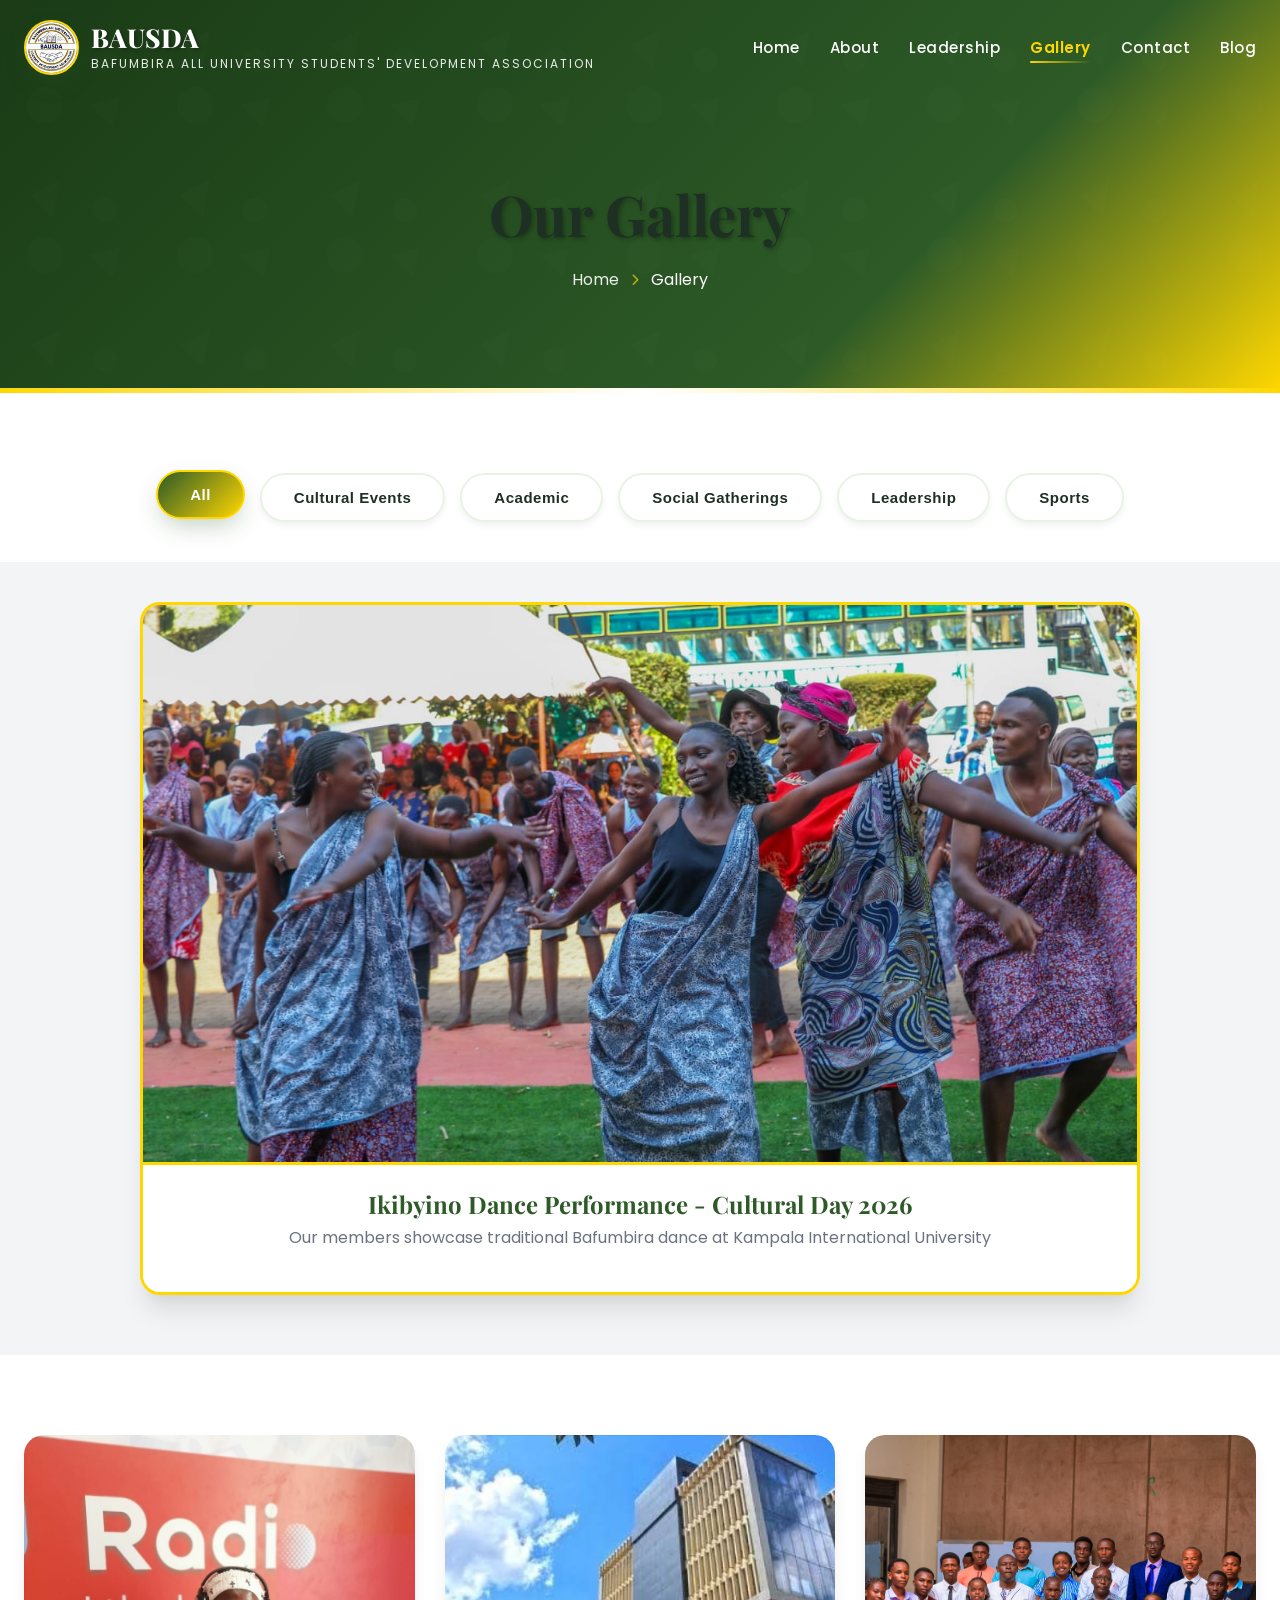
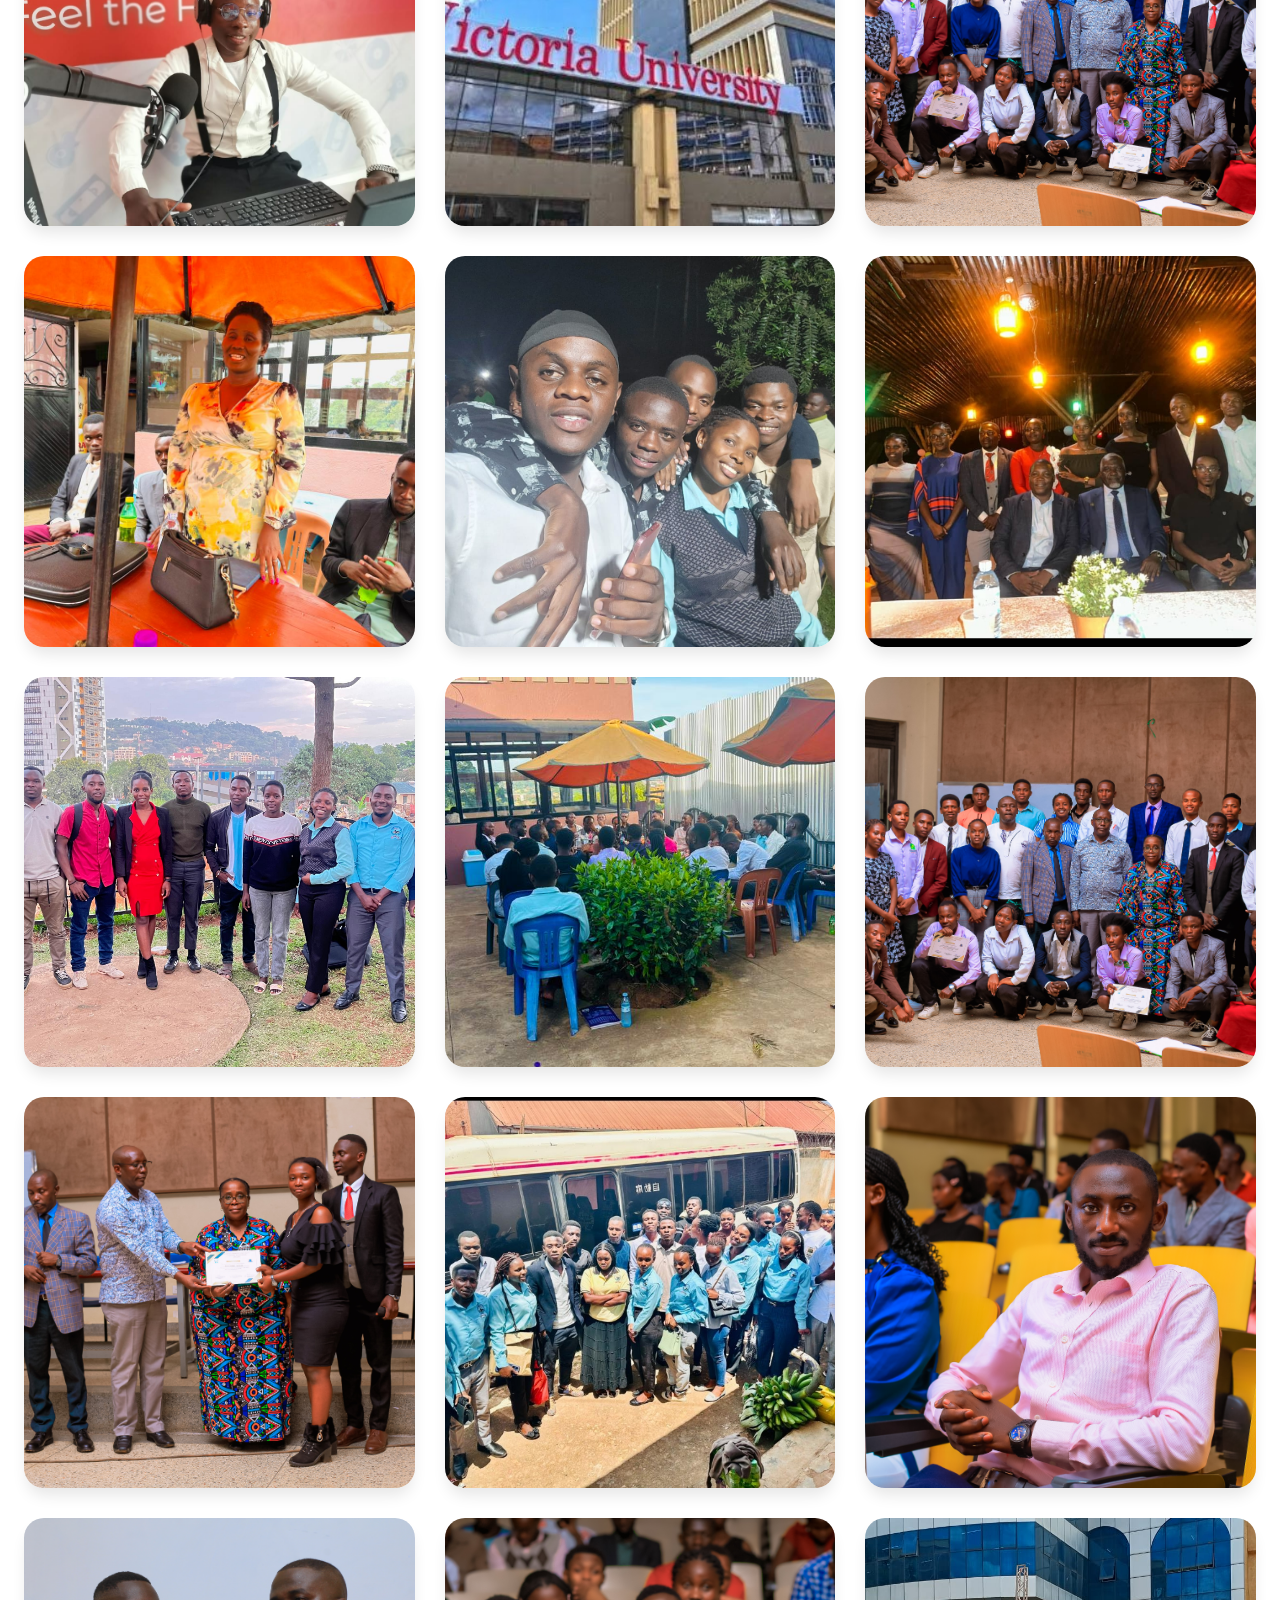
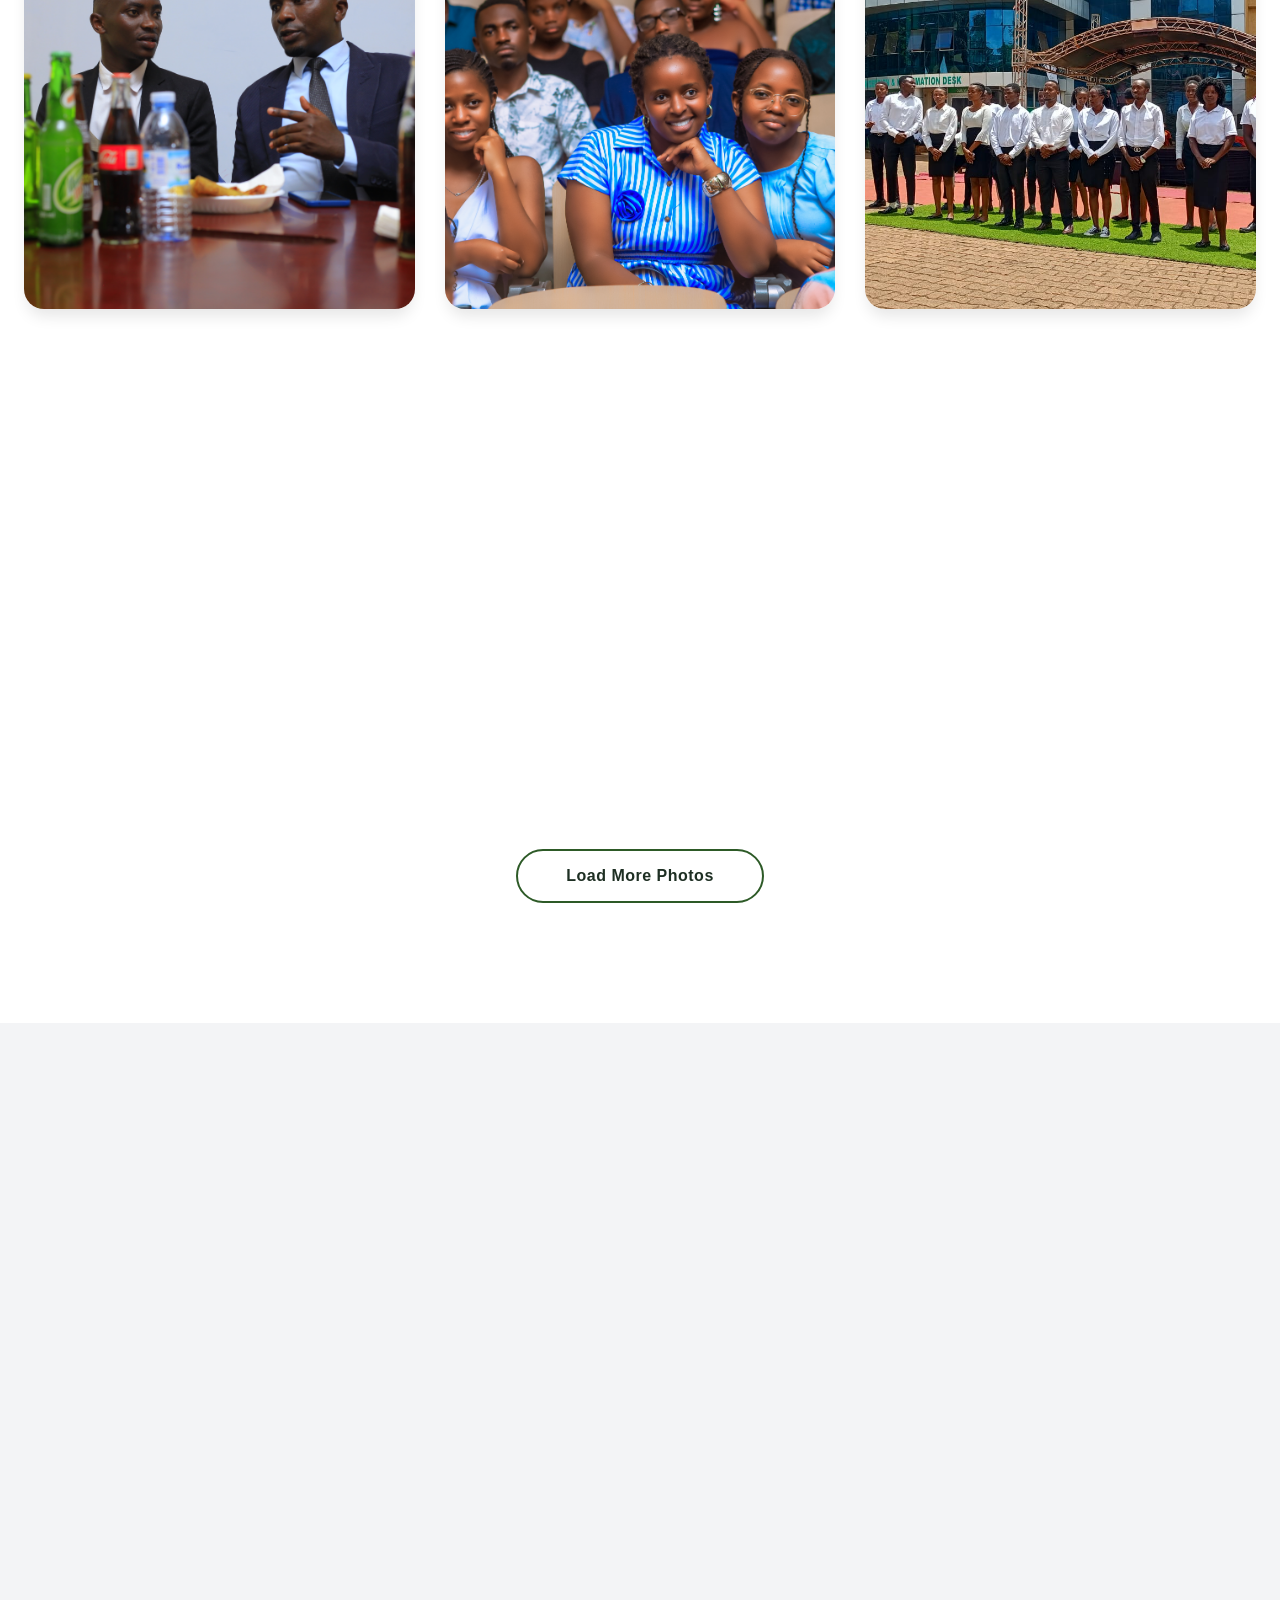
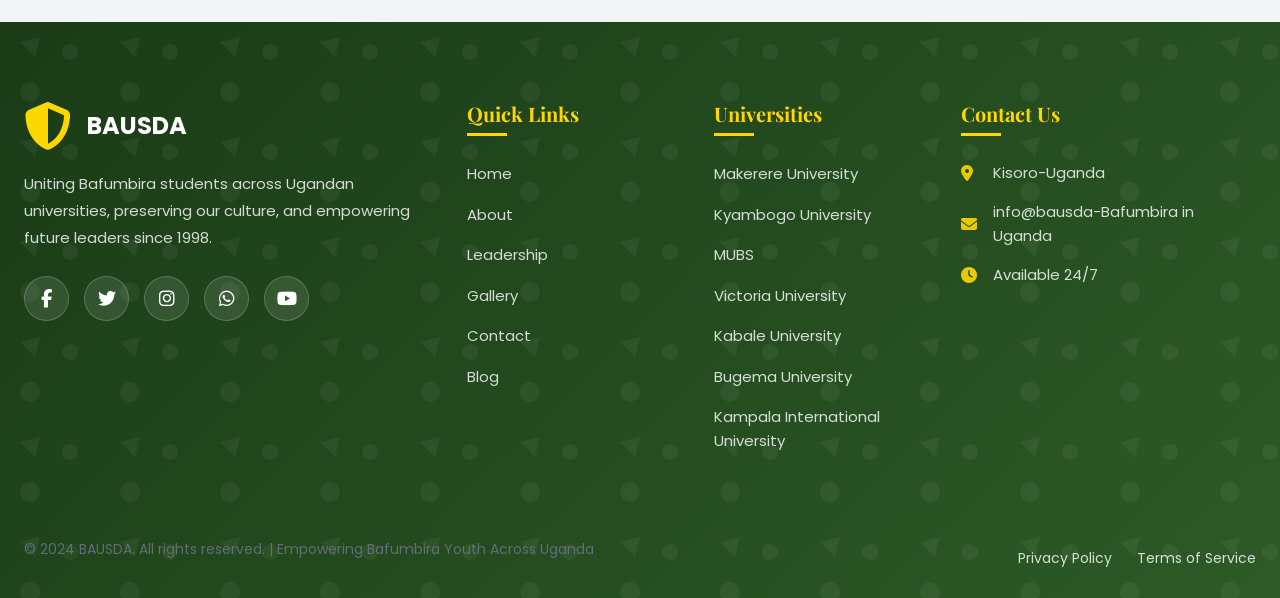
<file: gallery.html>
<!DOCTYPE html>
<html lang="en">

<head>
    <meta charset="UTF-8">
    <meta name="viewport" content="width=device-width, initial-scale=1.0">
    <title>Gallery | BAUSDA - Bafumbira Students' Association</title>
    <link rel="stylesheet" href="css/styles.css">
    <link rel="stylesheet" href="https://cdnjs.cloudflare.com/ajax/libs/font-awesome/6.4.0/css/all.min.css">
    <link
        href="https://fonts.googleapis.com/css2?family=Playfair+Display:wght@400;500;600;700;800&family=Poppins:wght@300;400;500;600;700&display=swap"
        rel="stylesheet">
    <link href="https://unpkg.com/aos@2.3.1/dist/aos.css" rel="stylesheet">
    <link rel="shortcut icon" href="image_resources/android-chrome-192x192.png" type="image/x-icon">
</head>

<body>
    <header class="header" id="header">
        <nav class="navbar">
            <div class="container">
                <div class="nav-wrapper">
                    <a href="index.html" class="logo">
                        <div class="logo-icon">
                            <img src="image_resources/bausda_logo.jpeg" alt="logo" srcset="">
                        </div>
                        <div class="logo-text">
                            <span class="logo-main">BAUSDA</span>
                            <span class="logo-sub">Bafumbira All University Students' Development Association</span>
                        </div>
                    </a>

                    <ul class="nav-menu">
                        <li><a href="index.html">Home</a></li>
                        <li><a href="about.html">About</a></li>
                        <li><a href="leadership.html">Leadership</a></li>
                        <li><a href="gallery.html" class="active">Gallery</a></li>
                        <li><a href="contact.html">Contact</a></li>
                        <li><a href="blog.html">Blog</a></li>
                    </ul>

                    <div class="hamburger">
                        <span></span>
                        <span></span>
                        <span></span>
                    </div>
                </div>
            </div>
        </nav>
    </header>

    <section class="page-header">
        <div class="container">
            <h1 data-aos="fade-up" data-aos-duration="800">Our Gallery</h1>
            <div class="breadcrumb" data-aos="fade-up" data-aos-duration="800" data-aos-delay="200">
                <a href="index.html">Home</a> <i class="fas fa-chevron-right"></i> <span>Gallery</span>
            </div>
        </div>
    </section>

    <section class="gallery-filter section">
        <div class="container">
            <div class="filter-buttons" data-aos="fade-up" data-aos-duration="800">
                <button class="filter-btn active" data-filter="all">All</button>
                <button class="filter-btn" data-filter="cultural">Cultural Events</button>
                <button class="filter-btn" data-filter="academic">Academic</button>
                <button class="filter-btn" data-filter="social">Social Gatherings</button>
                <button class="filter-btn" data-filter="leadership">Leadership</button>
                <button class="filter-btn" data-filter="sports">Sports</button>
            </div>
        </div>
    </section>

    <section class="featured-video">
        <div class="container">
            <div class="video-wrapper" data-aos="zoom-in" data-aos-duration="1000">
                <div class="video-thumbnail">
                    <img src="image_resources/gallary/kiu gala.jpeg"
                        alt="Ekizino Dance">
                </div>
                <div class="video-caption">
                    <h3>Ikibyino Dance Performance - Cultural Day 2026</h3>
                    <p>Our members showcase traditional Bafumbira dance at Kampala International University</p>
                </div>
            </div>
        </div>
    </section>

    <section class="masonry-gallery section">
        <div class="container">
            <div class="gallery-grid">
                <!-- Cultural Events -->
                <div class="gallery-item" data-category="cultural" data-aos="fade-up" data-aos-duration="800">
                    <img src="image_resources/gallary/radio.jpg"
                        alt="Ekizino Dance">
                    <div class="gallery-overlay">
                        <div class="gallery-info">
                            <h4>Spreading Culture through Media</h4>
                            <p></p>
                            <a href="#" class="gallery-link"><i class="fas fa-search-plus"></i></a>
                        </div>
                    </div>
                </div>

                <div class="gallery-item" data-category="cultural" data-aos="fade-up" data-aos-duration="800"
                    data-aos-delay="100">
                    <img src="image_resources/gallary/campus.jpg"
                        alt="Traditional Attire">
                    <div class="gallery-overlay">
                        <div class="gallery-info">
                            <h4>Education at peak</h4>
                            <p>Victoria University</p>
                            <a href="#" class="gallery-link"><i class="fas fa-search-plus"></i></a>
                        </div>
                    </div>
                </div>

                <div class="gallery-item" data-category="cultural" data-aos="fade-up" data-aos-duration="800"
                    data-aos-delay="200">
                    <img src="image_resources/KYU gala/mentorship.JPG"
                        alt="Rukiga Workshop">
                    <div class="gallery-overlay">
                        <div class="gallery-info">
                            <h4>Mentorship at KYU</h4>
                            <p>KYU Campus</p>
                            <a href="#" class="gallery-link"><i class="fas fa-search-plus"></i></a>
                        </div>
                    </div>
                </div>

                <!-- Academic Events -->
                <div class="gallery-item" data-category="academic" data-aos="fade-up" data-aos-duration="800"
                    data-aos-delay="300">
                    <img src="image_resources/mubasa gala/study-groups.jpg"
                        alt="Study Group">
                    <div class="gallery-overlay">
                        <div class="gallery-info">
                            <h4>Finals Study Group</h4>
                            <p>MUBS</p>
                            <a href="#" class="gallery-link"><i class="fas fa-search-plus"></i></a>
                        </div>
                    </div>
                </div>

                <div class="gallery-item" data-category="academic" data-aos="fade-up" data-aos-duration="800"
                    data-aos-delay="400">
                    <img src="image_resources/mubasa gala/annual.jpg"
                        alt="Research Symposium">
                    <div class="gallery-overlay">
                        <div class="gallery-info">
                            <h4></h4>
                            <p>Bafumbira Students Present</p>
                            <a href="#" class="gallery-link"><i class="fas fa-search-plus"></i></a>
                        </div>
                    </div>
                </div>

                <!-- Social Gatherings -->
                <div class="gallery-item" data-category="social" data-aos="fade-up" data-aos-duration="800"
                    data-aos-delay="500">
                    <img src="image_resources/mubasa gala/party.jpg"
                        alt="Welcome Party">
                    <div class="gallery-overlay">
                        <div class="gallery-info">
                            <h4>Handover Party</h4>
                            <p>MUBS</p>
                            <a href="#" class="gallery-link"><i class="fas fa-search-plus"></i></a>
                        </div>
                    </div>
                </div>
                <div class="gallery-item" data-category="social" data-aos="fade-up" data-aos-duration="800"
                    data-aos-delay="500">
                    <img src="image_resources/bousda_photos/group_pic1.jpg"
                        alt="Welcome Party">
                    <div class="gallery-overlay">
                        <div class="gallery-info">
                            <h4>Group pic</h4>
                            <p>MUBS</p>
                            <a href="#" class="gallery-link"><i class="fas fa-search-plus"></i></a>
                        </div>
                    </div>
                </div>
                <div class="gallery-item" data-category="social" data-aos="fade-up" data-aos-duration="800"
                    data-aos-delay="500">
                    <img src="image_resources/bousda_photos/meeting3.jpg"
                        alt="Welcome Party">
                    <div class="gallery-overlay">
                        <div class="gallery-info">
                            <h4>Meet-Ups</h4>
                            <p>MUBS</p>
                            <a href="#" class="gallery-link"><i class="fas fa-search-plus"></i></a>
                        </div>
                    </div>
                </div>
                <div class="gallery-item" data-category="social" data-aos="fade-up" data-aos-duration="800"
                    data-aos-delay="500">
                    <img src="image_resources/KYU gala/mentorship.JPG"
                        alt="Welcome Party">
                    <div class="gallery-overlay">
                        <div class="gallery-info">
                            <h4>Mentorships</h4>
                            <p>KYU</p>
                            <a href="#" class="gallery-link"><i class="fas fa-search-plus"></i></a>
                        </div>
                    </div>
                </div>
                <div class="gallery-item" data-category="social" data-aos="fade-up" data-aos-duration="800"
                    data-aos-delay="500">
                    <img src="image_resources/KYU gala/APPRECIATION.JPG"
                        alt="Welcome Party">
                    <div class="gallery-overlay">
                        <div class="gallery-info">
                            <h4>Award and appreciation of services</h4>
                            <p>KYU</p>
                            <a href="#" class="gallery-link"><i class="fas fa-search-plus"></i></a>
                        </div>
                    </div>
                </div>
                <div class="gallery-item" data-category="social" data-aos="fade-up" data-aos-duration="800"
                    data-aos-delay="500">
                    <img src="image_resources/mubasa gala/trips.jpg"
                        alt="Welcome Party">
                    <div class="gallery-overlay">
                        <div class="gallery-info">
                            <h4>Trips, travels and visits</h4>
                            <p>Mubs</p>
                            <a href="#" class="gallery-link"><i class="fas fa-search-plus"></i></a>
                        </div>
                    </div>
                </div>
                <div class="gallery-item" data-category="social" data-aos="fade-up" data-aos-duration="800"
                    data-aos-delay="500">
                    <img src="image_resources/KYU gala/man-in-meeting.jpg"
                        alt="Welcome Party">
                    <div class="gallery-overlay">
                        <div class="gallery-info">
                            <h4></h4>
                            <p>KYU</p>
                            <a href="#" class="gallery-link"><i class="fas fa-search-plus"></i></a>
                        </div>
                    </div>
                </div>
                <div class="gallery-item" data-category="social" data-aos="fade-up" data-aos-duration="800"
                    data-aos-delay="500">
                    <img src="image_resources/KYU gala/men-talks.JPG"
                        alt="Welcome Party">
                    <div class="gallery-overlay">
                        <div class="gallery-info">
                            <h4>Interractions and idea exchange</h4>
                            <p>KYU</p>
                            <a href="#" class="gallery-link"><i class="fas fa-search-plus"></i></a>
                        </div>
                    </div>
                </div>

                <div class="gallery-item" data-category="social" data-aos="fade-up" data-aos-duration="800"
                    data-aos-delay="600">
                    <img src="image_resources/KYU gala/smile.jpg"
                        alt="End of Year">
                    <div class="gallery-overlay">
                        <div class="gallery-info">
                            <h4>End of Year Meet up</h4>
                            <p>KYU</p>
                            <a href="#" class="gallery-link"><i class="fas fa-search-plus"></i></a>
                        </div>
                    </div>
                </div>

                <!-- Leadership -->
                <div class="gallery-item" data-category="leadership" data-aos="fade-up" data-aos-duration="800"
                    data-aos-delay="700">
                    <img src="image_resources/gallary/kiu gala2.jpeg"
                        alt="Leadership Retreat">
                    <div class="gallery-overlay">
                        <div class="gallery-info">
                            <h4>KIU Council</h4>
                            <p>KIU</p>
                            <a href="#" class="gallery-link"><i class="fas fa-search-plus"></i></a>
                        </div>
                    </div>
                </div>

                <div class="gallery-item" data-category="leadership" data-aos="fade-up" data-aos-duration="800"
                    data-aos-delay="800">
                    <img src="image_resources/gallary/BAUSDA .jpeg"
                        alt="Executive Meeting">
                    <div class="gallery-overlay">
                        <div class="gallery-info">
                            <h4>Supreme Executive Cabinet</h4>
                            <p>2025/2026 Term</p>
                            <a href="#" class="gallery-link"><i class="fas fa-search-plus"></i></a>
                        </div>
                    </div>
                </div>

                <!-- Sports -->
                <div class="gallery-item" data-category="sports" data-aos="fade-up" data-aos-duration="800"
                    data-aos-delay="900">
                    <img src="image_resources/gallary/im1.jpg"
                        alt="Football Tournament">
                    <div class="gallery-overlay">
                        <div class="gallery-info">
                            <h4>Inter-University BAUSDA Football Tournament</h4>
                            <p>King Ceasor University Grounds</p>
                            <a href="#" class="gallery-link"><i class="fas fa-search-plus"></i></a>
                        </div>
                    </div>
                </div>
            </div>
        </div>
    </section>

    <div class="text-center" style="margin-bottom: 60px;">
        <button class="btn btn-outline-dark load-more">Load More Photos</button>
    </div>

    <section class="photo-albums bg-light">
        <div class="container">
            <div class="section-header text-center" data-aos="fade-up" data-aos-duration="800">
                <span class="section-tag">Ibice bwacu</span>
                <h2>Photo <span class="text-green">Albums</span></h2>
            </div>

            <div class="albums-grid">
                <div class="album-card" data-aos="fade-up" data-aos-duration="800">
                    <img src="image_resources/gallary/kiu gala.jpeg"
                        alt="Cultural Day 2024">
                    <div class="album-overlay">
                        <h3>Ikibyino Cultural Day 2026</h3>
                        <p>45 photos</p>
                        <a href="#" class="btn btn-small btn-primary">View Album</a>
                    </div>
                </div>

                <div class="album-card" data-aos="fade-up" data-aos-duration="800" data-aos-delay="100">
                    <img src="image_resources/gallary/BAUSDA .jpeg"
                        alt="Leadership Retreat">
                    <div class="album-overlay">
                        <h3>Leadership 2025</h3>
                        <p>28 photos</p>
                        <a href="#" class="btn btn-small btn-primary">View Album</a>
                    </div>
                </div>

                <div class="album-card" data-aos="fade-up" data-aos-duration="800" data-aos-delay="200">
                    <img src="image_resources/mubasa gala/galary-show.jpg"
                        alt="Graduation">
                    <div class="album-overlay">
                        <h3>Meetings</h3>
                        <p>32 photos</p>
                        <a href="#" class="btn btn-small btn-primary">View Album</a>
                    </div>
                </div>

                <div class="album-card" data-aos="fade-up" data-aos-duration="800" data-aos-delay="300">
                    <img src="image_resources/gallary/im1.jpg"
                        alt="Sports Day">
                    <div class="album-overlay">
                        <h3>Sports Day 2026</h3>
                        <p>38 photos</p>
                        <a href="#" class="btn btn-small btn-primary">View Album</a>
                    </div>
                </div>
            </div>
        </div>
    </section>

    <footer class="footer">
        <div class="container">
            <div class="footer-grid">
                <div class="footer-about">
                    <div class="footer-logo">
                        <i class="fas fa-shield-alt"></i>
                        <span>BAUSDA</span>
                    </div>
                    <p>Uniting Bafumbira students across Ugandan universities, preserving our culture, and empowering
                        future leaders since 1998.</p>
                    <div class="social-links">
                        <a href="#" class="social-link"><i class="fab fa-facebook-f"></i></a>
                        <a href="#" class="social-link"><i class="fab fa-twitter"></i></a>
                        <a href="#" class="social-link"><i class="fab fa-instagram"></i></a>
                        <a href="#" class="social-link"><i class="fab fa-whatsapp"></i></a>
                        <a href="#" class="social-link"><i class="fab fa-youtube"></i></a>
                    </div>
                </div>

                <div class="footer-links">
                    <h4>Quick Links</h4>
                    <ul>
                        <li><a href="index.html">Home</a></li>
                        <li><a href="about.html">About</a></li>
                        <li><a href="leadership.html">Leadership</a></li>
                        <li><a href="gallery.html">Gallery</a></li>
                        <li><a href="contact.html">Contact</a></li>
                        <li><a href="blog.html">Blog</a></li>
                    </ul>
                </div>

                <div class="footer-links">
                    <h4>Universities</h4>
                    <ul>
                        <li><a href="#makerere">Makerere University</a></li>
                        <li><a href="#kyambogo">Kyambogo University</a></li>
                        <li><a href="#mubs">MUBS</a></li>
                        <li><a href="#gulu">Victoria University</a></li>
                        <li><a href="#ucu">Kabale University</a></li>
                        <li><a href="#bsu">Bugema University</a></li>
                        <li><a href="#bsu">Kampala International University</a></li>
                    </ul>
                </div>

                <div class="footer-contact">
                    <h4>Contact Us</h4>
                    <ul>
                        <li><i class="fas fa-map-marker-alt"></i>Kisoro-Uganda</li>
                        <li><i class="fas fa-envelope"></i> info@bausda-Bafumbira in Uganda</li>
                        <!-- <li><i class="fas fa-phone"></i> +256 700 123 456</li> -->
                        <li><i class="fas fa-clock"></i> Available 24/7</li>
                    </ul>
                </div>
            </div>

            <div class="footer-newsletter">
                <h4>Subscribe to Our Newsletter</h4>
                <form class="newsletter-form">
                    <input type="email" placeholder="Enter your email" required>
                    <button type="submit" class="btn btn-primary">Subscribe</button>
                </form>
            </div>

            <div class="footer-bottom">
                <p>&copy; 2024 BAUSDA. All rights reserved. | Empowering Bafumbira Youth Across Uganda</p>
                <div class="footer-bottom-links">
                    <a href="#">Privacy Policy</a>
                    <a href="#">Terms of Service</a>
                </div>
            </div>
        </div>
    </footer>
    <div class="twaleJames">
        <p>Site still under development!</p>
    </div>

    <a href="#" class="back-to-top" id="backToTop">
        <i class="fas fa-arrow-up"></i>
    </a>

    <script src="https://unpkg.com/aos@2.3.1/dist/aos.js"></script>
    <script src="script.js"></script>
</body>

</html>
</file>
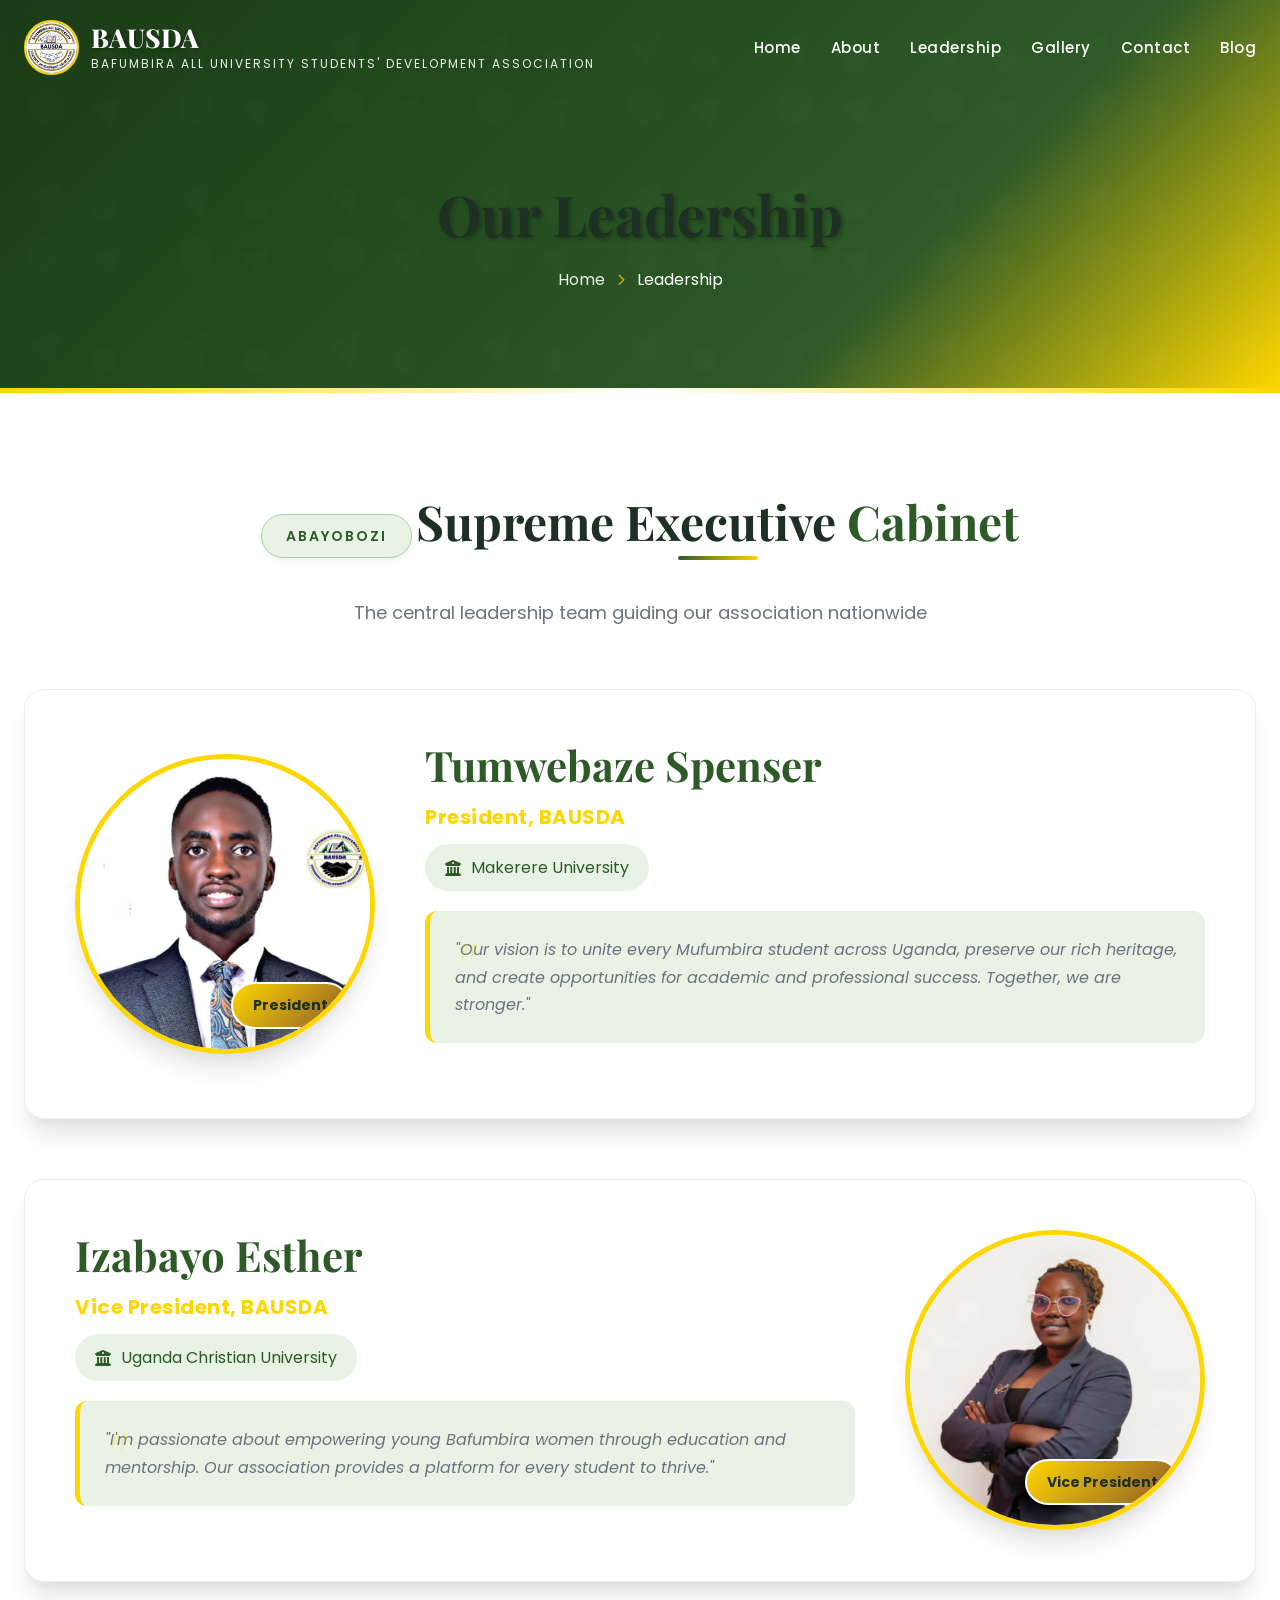
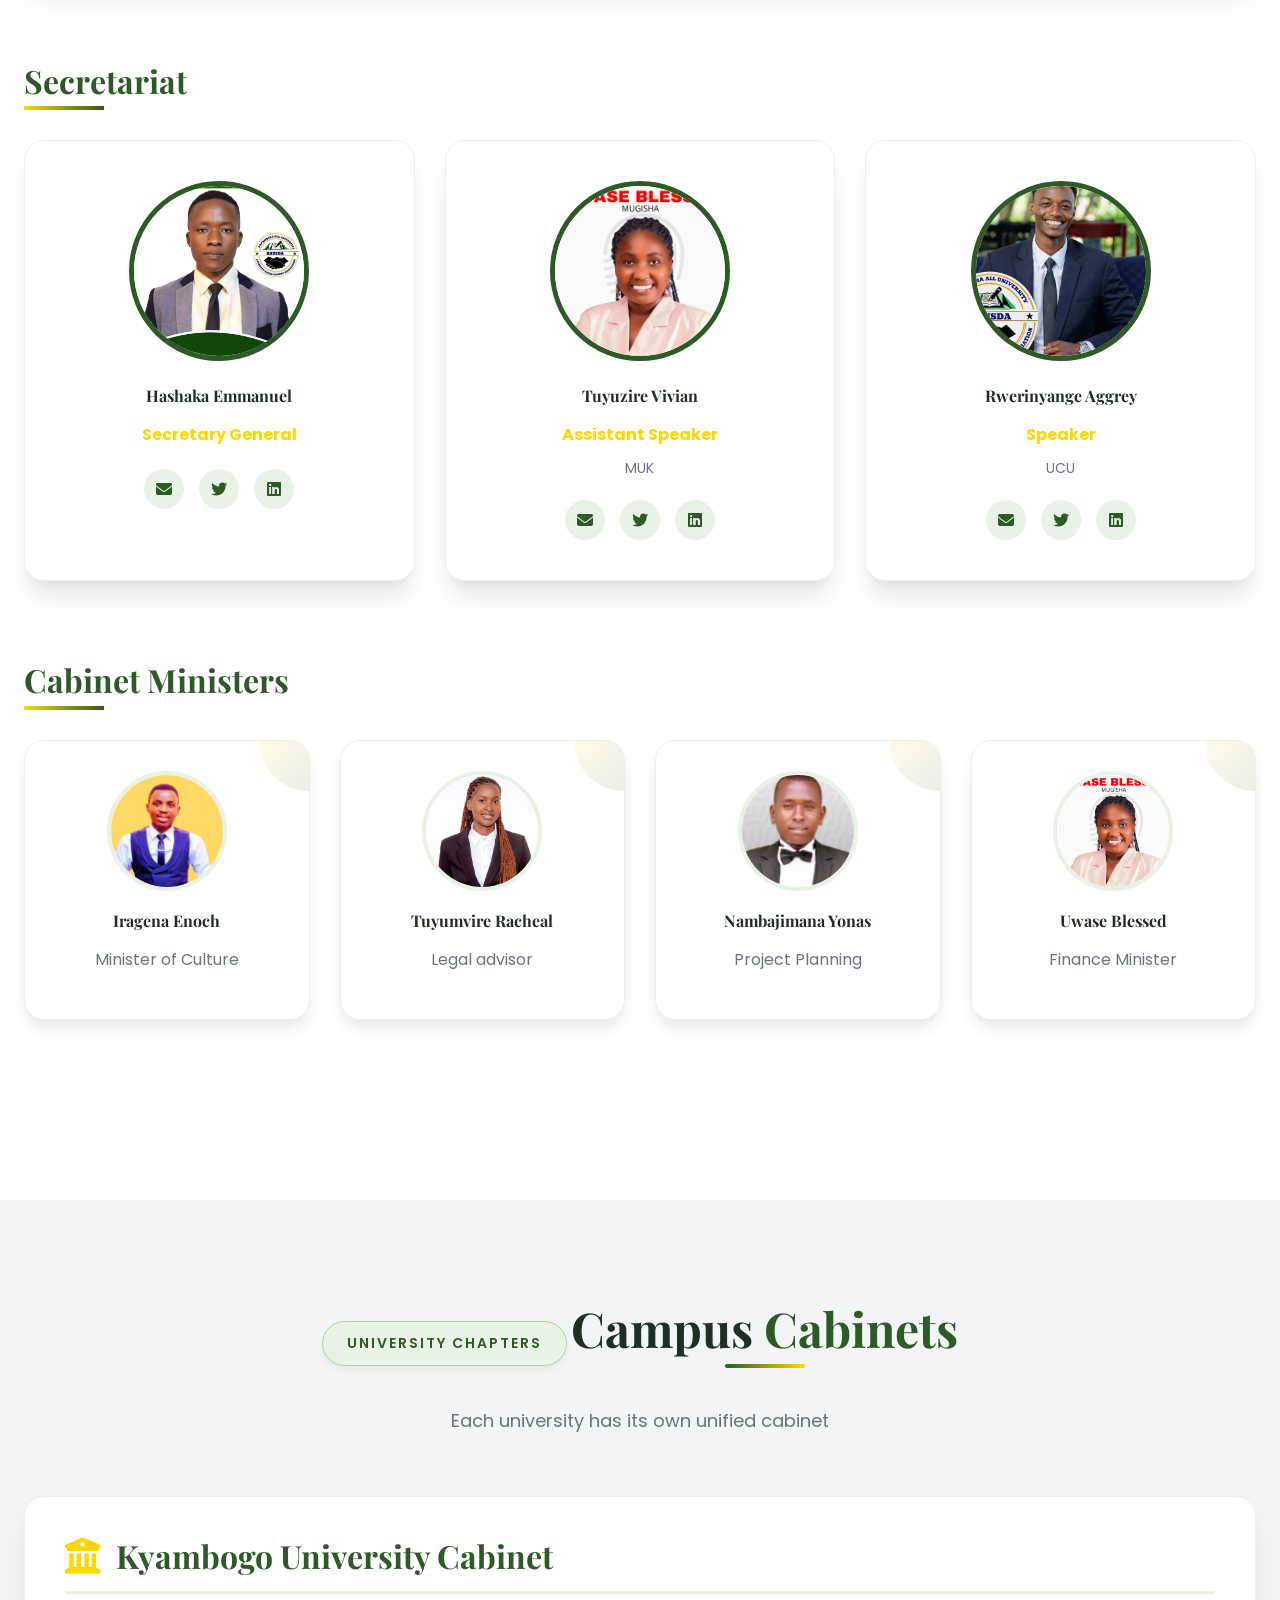
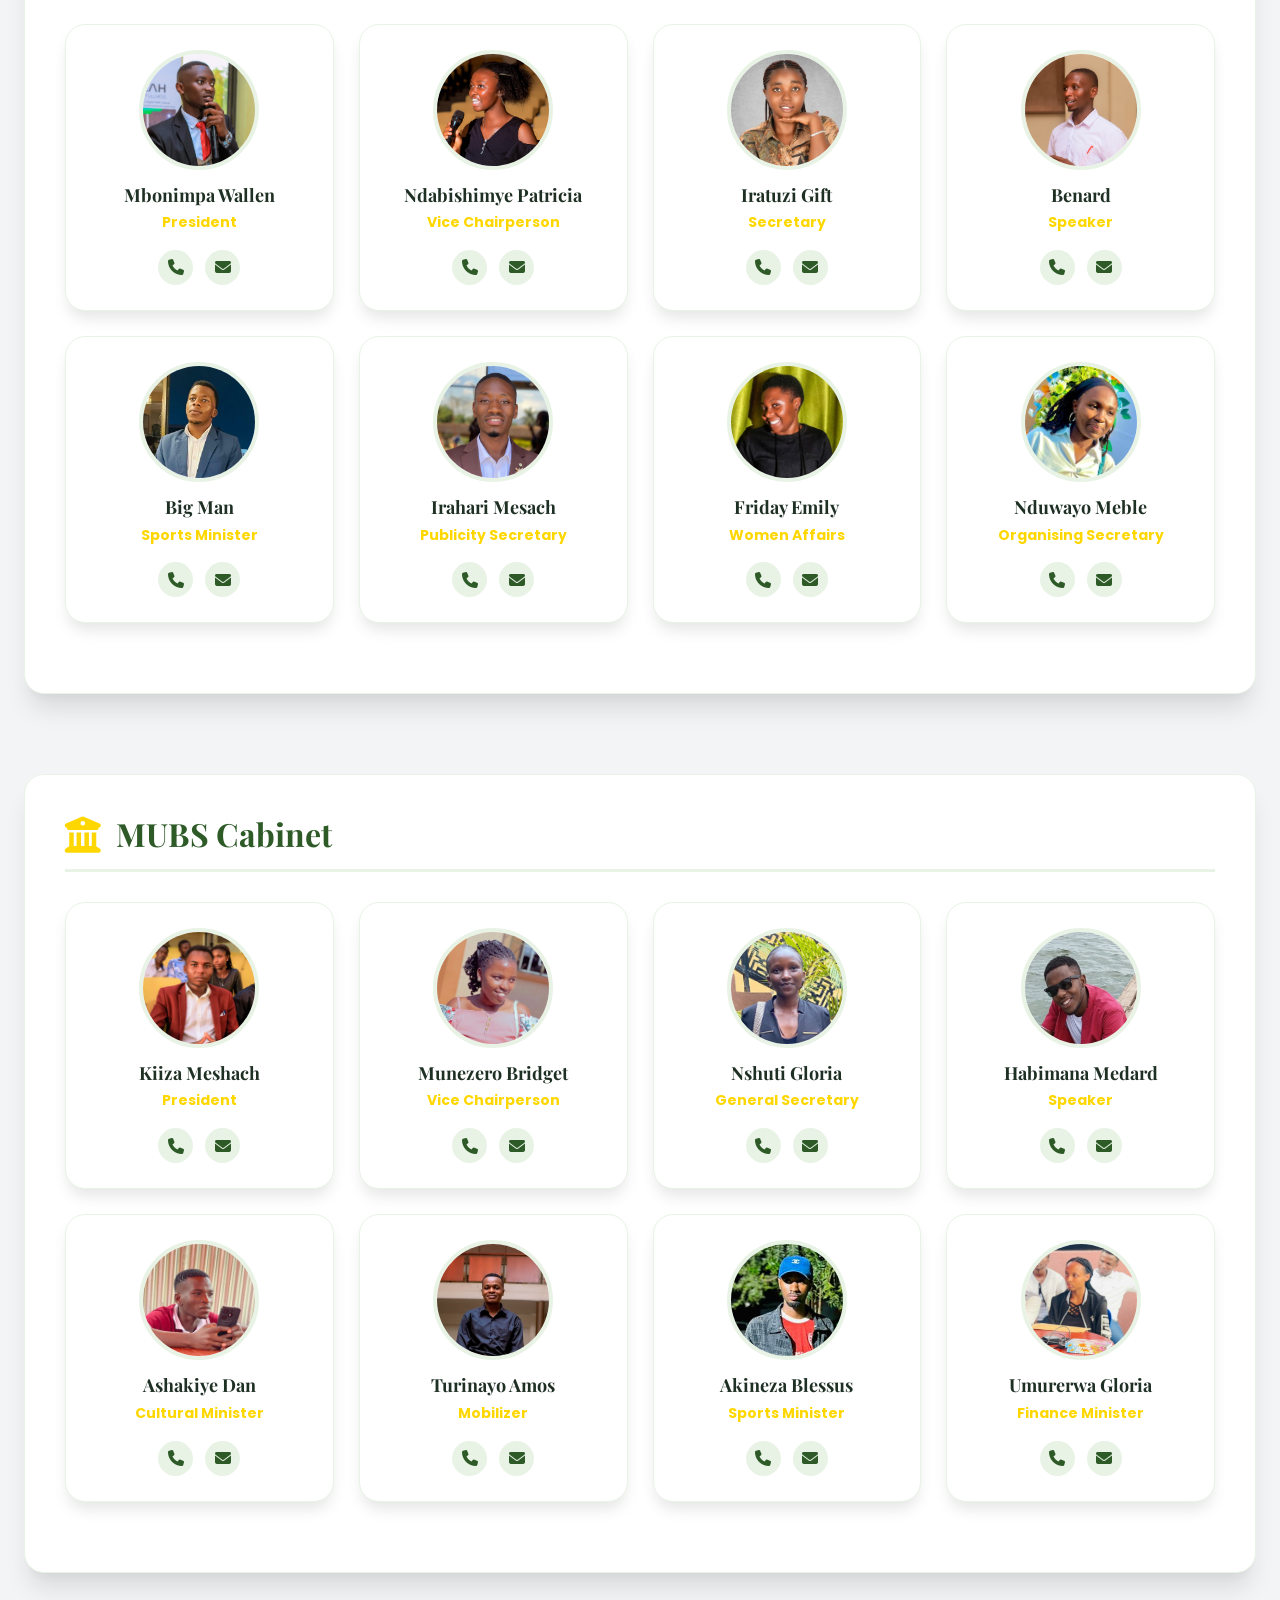
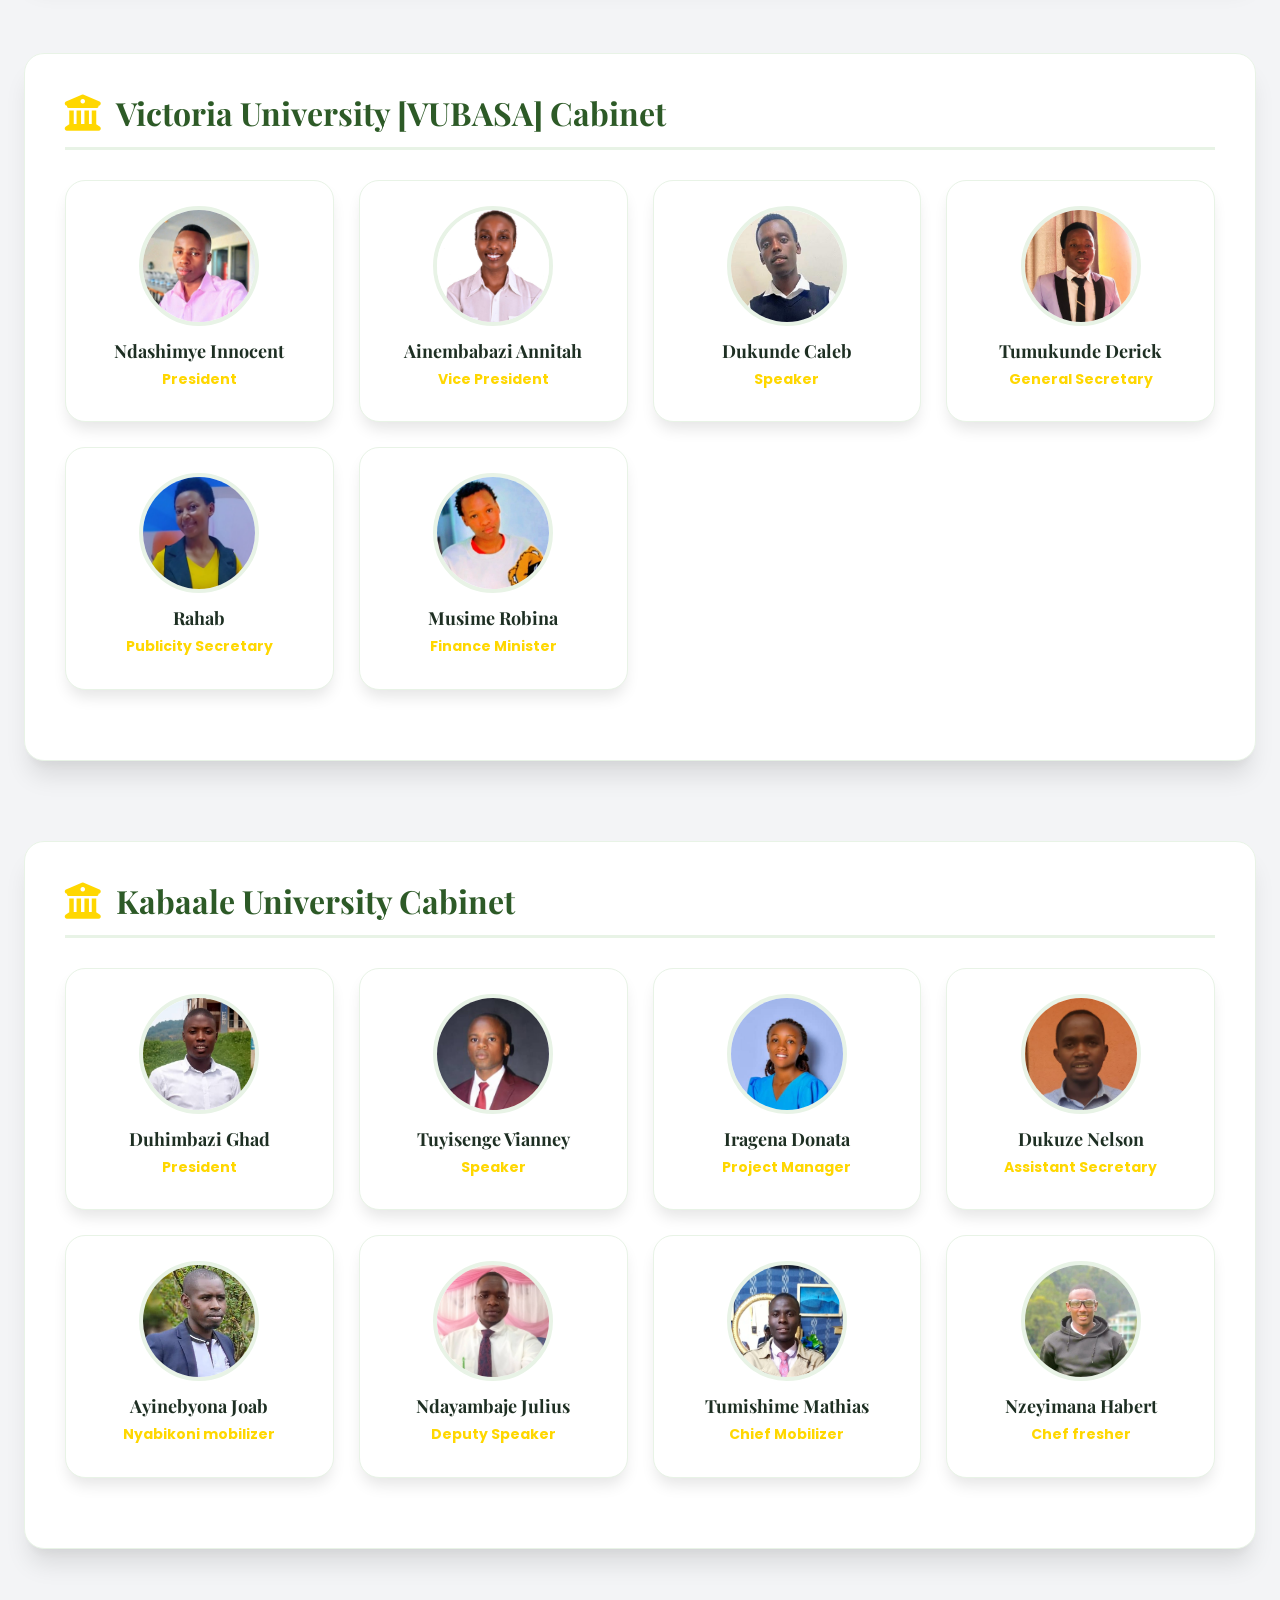
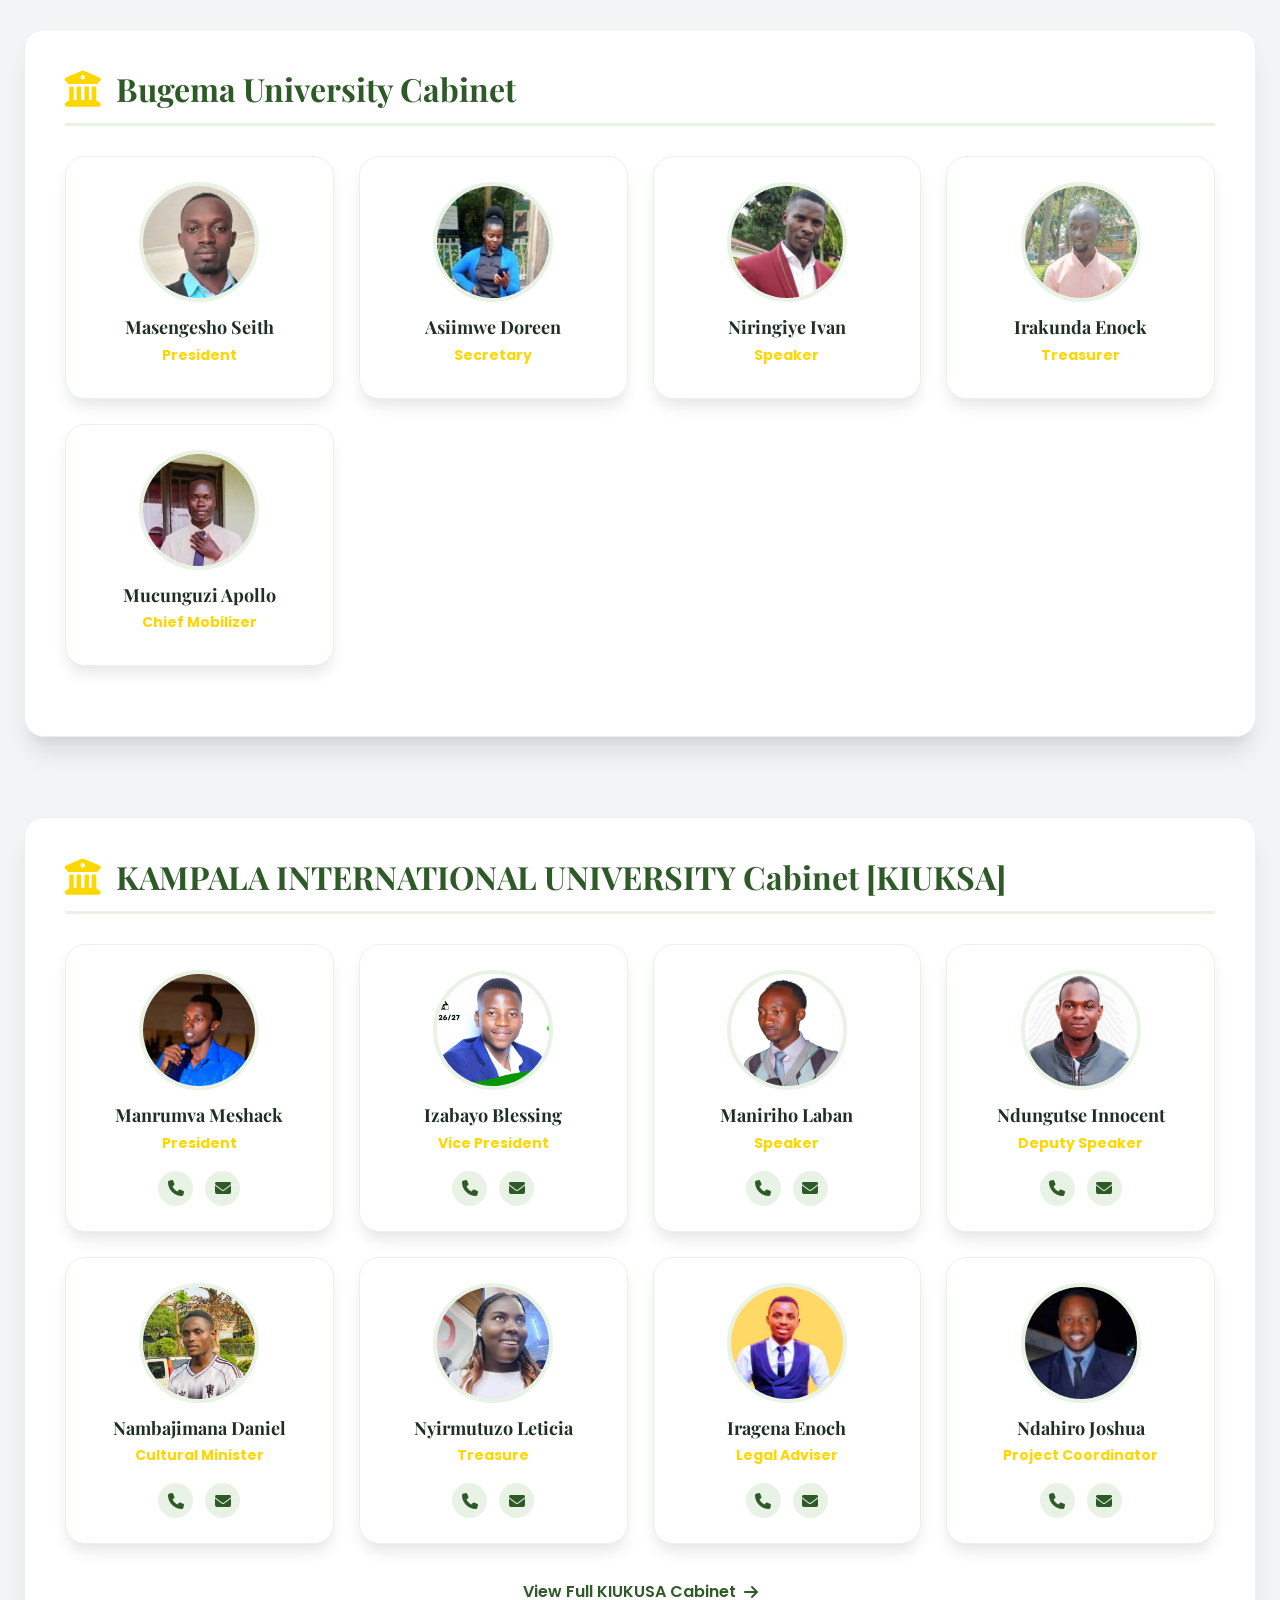
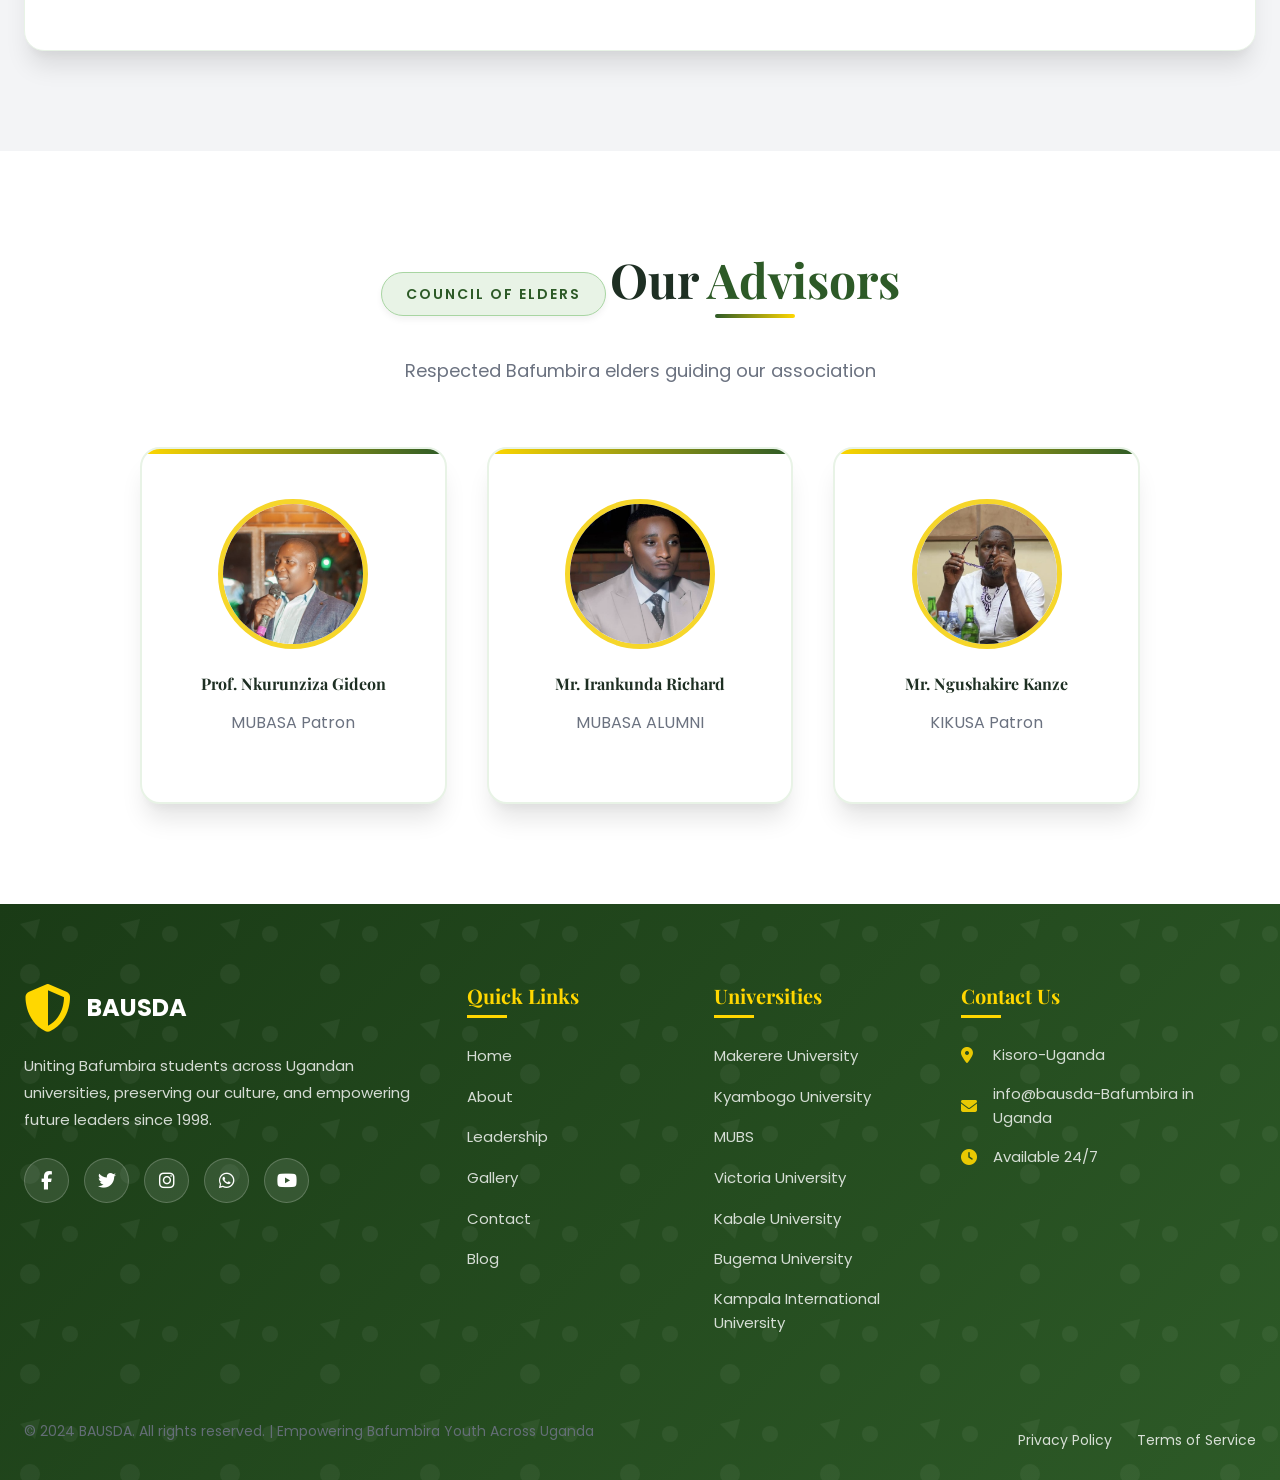
<file: leadership.html>
<!DOCTYPE html>
<html lang="en">

<head>
    <meta charset="UTF-8">
    <meta name="viewport" content="width=device-width, initial-scale=1.0">
    <title>Leadership | BAUSDA - Bafumbira Students' Association</title>
    <link rel="stylesheet" href="css/styles.css">
    <link rel="stylesheet" href="https://cdnjs.cloudflare.com/ajax/libs/font-awesome/6.4.0/css/all.min.css">
    <link
        href="https://fonts.googleapis.com/css2?family=Playfair+Display:wght@400;500;600;700;800&family=Poppins:wght@300;400;500;600;700&display=swap"
        rel="stylesheet">
    <link href="https://unpkg.com/aos@2.3.1/dist/aos.css" rel="stylesheet">
    <link rel="shortcut icon" href="image_resources/android-chrome-192x192.png" type="image/x-icon">
</head>

<body>
    <header class="header" id="header">
        <nav class="navbar">
            <div class="container">
                <div class="nav-wrapper">
                    <a href="index.html" class="logo">
                        <div class="logo-icon">
                            <img src="image_resources/bausda_logo.jpeg" alt="logo" srcset="">
                        </div>
                        <div class="logo-text">
                            <span class="logo-main">BAUSDA</span>
                            <span class="logo-sub">Bafumbira All University Students' Development Association</span>
                        </div>
                    </a>

                    <ul class="nav-menu">
                        <li><a href="index.html">Home</a></li>
                        <li><a href="about.html">About</a></li>
                        <li><a href="leadership.html" class="active">Leadership</a></li>
                        <li><a href="gallery.html">Gallery</a></li>
                        <li><a href="contact.html">Contact</a></li>
                        <li><a href="blog.html">Blog</a></li>
                    </ul>
                    <div class="hamburger">
                        <span></span>
                        <span></span>
                        <span></span>
                    </div>
                </div>
            </div>
        </nav>
    </header>

    <section class="page-header">
        <div class="container">
            <h1 data-aos="fade-up" data-aos-duration="800">Our Leadership</h1>
            <div class="breadcrumb" data-aos="fade-up" data-aos-duration="800" data-aos-delay="200">
                <a href="index.html">Home</a> <i class="fas fa-chevron-right"></i> <span>Leadership</span>
            </div>
        </div>
    </section>

    <section class="leadership-structure section">
        <div class="container">
            <div class="section-header text-center" data-aos="fade-up" data-aos-duration="800">
                <span class="section-tag">Abayobozi</span>
                <h2 class="section-title">Supreme Executive <span class="text-green">Cabinet</span></h2>
                <p class="section-description">The central leadership team guiding our association nationwide</p>
            </div>

            <!-- President -->
            <div class="top-leader" data-aos="fade-up" data-aos-duration="1000">
                <div class="leader-spotlight">
                    <div class="leader-image-large">
                        <img src="image_resources/cabinet_photos/spenser.jpg" alt="President">
                        <div class="leader-badge">President</div>
                    </div>
                    <div class="leader-bio">
                        <h2>Tumwebaze Spenser</h2>
                        <p class="leader-title">President, BAUSDA</p>
                        <p class="leader-university"><i class="fas fa-university"></i> Makerere University
                        </p>
                        <p class="leader-quote">"Our vision is to unite every Mufumbira student across Uganda, preserve
                            our
                            rich heritage, and create opportunities for academic and professional success. Together, we
                            are stronger."</p>
                        <div class="leader-contacts">
                            <a href="#"><i class="fas fa-envelope"></i> president@bausda.ug</a>
                            <a href="#"><i class="fab fa-twitter"></i> @mugishajohn</a>
                            <a href="#"><i class="fab fa-linkedin"></i> John Mugisha</a>
                        </div>
                    </div>
                </div>
            </div>

            <!-- Vice President -->
            <div class="top-leader" data-aos="fade-up" data-aos-duration="1000" data-aos-delay="100">
                <div class="leader-spotlight reverse">
                    <div class="leader-image-large">
                        <img src="image_resources/cabinet_photos/Esther.jpeg" alt="Vice President">
                        <div class="leader-badge">Vice President</div>
                    </div>
                    <div class="leader-bio">
                        <h2>Izabayo Esther</h2>
                        <p class="leader-title">Vice President, BAUSDA</p>
                        <p class="leader-university"><i class="fas fa-university"></i> Uganda Christian University</p>
                        <p class="leader-quote">"I'm passionate about empowering young Bafumbira women through education
                            and mentorship. Our association provides a platform for every student to thrive."</p>
                        <div class="leader-contacts">
                            <a href="#"><i class="fas fa-envelope"></i> vp@bausda.ug</a>
                            <a href="#"><i class="fab fa-twitter"></i> @ninsiimagrace</a>
                            <a href="#"><i class="fab fa-linkedin"></i> Grace Ninsiima</a>
                        </div>
                    </div>
                </div>
            </div>

            <!-- Secretariat Row -->
            <div class="secretariat-row" data-aos="fade-up" data-aos-duration="1000" data-aos-delay="200">
                <h3 class="row-title">Secretariat</h3>
                <div class="secretariat-grid">
                    <div class="leader-card-large">
                        <img src="image_resources/cabinet_photos/hashaka.jpg" alt="Secretary General">
                        <h4>Hashaka Emmanuel</h4>
                        <p class="leader-role">Secretary General</p>
                        <p class="leader-school"></p>
                        <div class="leader-social">
                            <a href="#"><i class="fas fa-envelope"></i></a>
                            <a href="#"><i class="fab fa-twitter"></i></a>
                            <a href="#"><i class="fab fa-linkedin"></i></a>
                        </div>
                    </div>
                    <div class="leader-card-large">
                        <img src="image_resources/cabinet_photos/blessed.jpg" alt="Treasurer">
                        <h4>Tuyuzire Vivian</h4>
                        <p class="leader-role">Assistant Speaker</p>
                        <p class="leader-school">MUK</p>
                        <div class="leader-social">
                            <a href="#"><i class="fas fa-envelope"></i></a>
                            <a href="#"><i class="fab fa-twitter"></i></a>
                            <a href="#"><i class="fab fa-linkedin"></i></a>
                        </div>
                    </div>
                    <div class="leader-card-large">
                        <img src="image_resources/cabinet_photos/aggrey.jpg" alt="Publicity">
                        <h4>Rwerinyange Aggrey</h4>
                        <p class="leader-role">Speaker</p>
                        <p class="leader-school">UCU</p>
                        <div class="leader-social">
                            <a href="#"><i class="fas fa-envelope"></i></a>
                            <a href="#"><i class="fab fa-twitter"></i></a>
                            <a href="#"><i class="fab fa-linkedin"></i></a>
                        </div>
                    </div>
                </div>
            </div>

            <!-- Cabinet Ministers -->
            <div class="cabinet-section" data-aos="fade-up" data-aos-duration="1000" data-aos-delay="300">
                <h3 class="row-title">Cabinet Ministers</h3>
                <div class="cabinet-grid">
                    <div class="cabinet-card">
                        <img src="image_resources/cabinet_photos/enock.jpg" alt="Cultural Minister">
                        <h4>Iragena Enoch</h4>
                        <p>Minister of Culture</p>
                        <!-- <p class="cabinet-desc">Preserving Rukiga language, Ekizino dance, and cultural traditions</p> -->
                    </div>
                    <div class="cabinet-card">
                        <img src="image_resources/cabinet_photos/Racheal.jpg" alt="Academic Minister">
                        <h4>Tuyumvire Racheal</h4>
                        <p>Legal advisor</p>
                        <!-- <span>Makerere University</span> -->
                        <!-- <p class="cabinet-desc">Coordinating study groups, tutoring, and academic mentorship</p> -->
                    </div>
                    <div class="cabinet-card">
                        <img src="image_resources/cabinet_photos/yonas.jpg" alt="Welfare Minister">
                        <h4>Nambajimana Yonas</h4>
                        <p>Project Planning</p>
                        <!-- <span>MUBS</span> -->
                        <!-- <p class="cabinet-desc">Supporting members with personal and social challenges</p> -->
                    </div>
                    <div class="cabinet-card">
                        <img src="image_resources/cabinet_photos/blessed.jpg" alt="Sports Minister">
                        <h4>Uwase Blessed</h4>
                        <p>Finance Minister</p>
                        <!-- <span>Gulu University</span> -->
                        <!-- <p class="cabinet-desc">Organizing sports tournaments and recreational activities</p> -->
                    </div>
                    
                </div>
            </div>
        </div>
    </section>

    <!-- University Chapters with Full Cabinets -->
    <section class="university-chapters-full bg-light" id="chapters">
        <div class="container">
            <div class="section-header text-center" data-aos="fade-up" data-aos-duration="800">
                <span class="section-tag">University Chapters</span>
                <h2 class="section-title">Campus <span class="text-green">Cabinets</span></h2>
                <p class="section-description">Each university has its own unified cabinet</p>
            </div>

            <!-- Makerere University Cabinet -->
            <!-- <div class="chapter-full" data-aos="fade-up" data-aos-duration="1000" id="makerere">
                <h3 class="chapter-title"><i class="fas fa-university"></i> Makerere University Cabinet</h3>
                <div class="chapter-cabinet-grid">
                    <div class="cabinet-member">
                        <img src="" alt="Chairperson">
                        <h4>Katuramu James</h4>
                        <p class="member-role">Chairperson</p>
                        <p class="member-year">Year 4 - Law</p>
                        <p class="member-contact-info"><i class="fas fa-phone"></i> +256 700 111 222</p>
                        <p class="member-contact-info"><i class="fas fa-envelope"></i> makerere.chair@bausda.ug</p>
                    </div>
                    <div class="cabinet-member">
                        <img src="" alt="Vice Chair">
                        <h4>Akankwasa Sarah</h4>
                        <p class="member-role">Vice Chairperson</p>
                        <p class="member-year">Year 3 - Medicine</p>
                        <p class="member-contact-info"><i class="fas fa-phone"></i> +256 700 111 223</p>
                        <p class="member-contact-info"><i class="fas fa-envelope"></i> makerere.vc@bausda.ug</p>
                    </div>
                    <div class="cabinet-member">
                        <img src="" alt="Secretary">
                        <h4>Tumuhimbise Peter</h4>
                        <p class="member-role">Secretary</p>
                        <p class="member-year">Year 3 - Engineering</p>
                        <p class="member-contact-info"><i class="fas fa-phone"></i> +256 700 111 224</p>
                        <p class="member-contact-info"><i class="fas fa-envelope"></i> makerere.secretary@bausda.ug</p>
                    </div>
                    <div class="cabinet-member">
                        <img src="" alt="Treasurer">
                        <h4>Kemigisha Patricia</h4>
                        <p class="member-role">Treasurer</p>
                        <p class="member-year">Year 2 - Business</p>
                        <p class="member-contact-info"><i class="fas fa-phone"></i> +256 700 111 225</p>
                        <p class="member-contact-info"><i class="fas fa-envelope"></i> makerere.treasurer@bausda.ug</p>
                    </div>
                    <div class="cabinet-member">
                        <img src="" alt="Cultural">
                        <h4>Mugisha Ronald</h4>
                        <p class="member-role">Cultural Minister</p>
                        <p class="member-year">Year 2 - Arts</p>
                        <p class="member-contact-info"><i class="fas fa-phone"></i> +256 700 111 226</p>
                        <p class="member-contact-info"><i class="fas fa-envelope"></i> makerere.cultural@bausda.ug</p>
                    </div>
                    <div class="cabinet-member">
                        <img src="" alt="Academic">
                        <h4>Natukunda Grace</h4>
                        <p class="member-role">Academic Minister</p>
                        <p class="member-year">Year 3 - Science</p>
                        <p class="member-contact-info"><i class="fas fa-phone"></i> +256 700 111 227</p>
                        <p class="member-contact-info"><i class="fas fa-envelope"></i> makerere.academic@bausda.ug</p>
                    </div>
                    <div class="cabinet-member">
                        <img src="" alt="Sports">
                        <h4>Byaruhanga John</h4>
                        <p class="member-role">Sports Minister</p>
                        <p class="member-year">Year 2 - Education</p>
                        <p class="member-contact-info"><i class="fas fa-phone"></i> +256 700 111 228</p>
                        <p class="member-contact-info"><i class="fas fa-envelope"></i> makerere.sports@bausda.ug</p>
                    </div>
                    <div class="cabinet-member">
                        <img src="" alt="Welfare">
                        <h4>Mbabazi Esther</h4>
                        <p class="member-role">Welfare Minister</p>
                        <p class="member-year">Year 1 - Social Sciences</p>
                        <p class="member-contact-info"><i class="fas fa-phone"></i> +256 700 111 229</p>
                        <p class="member-contact-info"><i class="fas fa-envelope"></i> makerere.welfare@bausda.ug</p>
                    </div>
                </div>
            </div> -->

            <!-- Kyambogo University Cabinet -->
            <div class="chapter-full" data-aos="fade-up" data-aos-duration="1000" data-aos-delay="100" id="kyambogo">
                <h3 class="chapter-title"><i class="fas fa-university"></i> Kyambogo University Cabinet</h3>
                <div class="chapter-cabinet-grid">
                    <div class="cabinet-member">
                        <img src="image_resources/KYU cambinet/president.jpg" alt="Chairperson">
                        <h4>Mbonimpa Wallen</h4>
                        <p class="member-role">President</p>
                        <p class="member-year">Year 4 - Law</p>
                        <div class="member-contact">
                            <a href="#"><i class="fas fa-phone"></i></a>
                            <a href="#"><i class="fas fa-envelope"></i></a>
                        </div>
                    </div>
                    <div class="cabinet-member">
                        <img src="image_resources/KYU cambinet/patricia.jpg" alt="Vice Chair">
                        <h4>Ndabishimye Patricia</h4>
                        <p class="member-role">Vice Chairperson</p>
                        <p class="member-year">Year 3 - Medicine</p>
                        <div class="member-contact">
                            <a href="#"><i class="fas fa-phone"></i></a>
                            <a href="#"><i class="fas fa-envelope"></i></a>
                        </div>
                    </div>
                    <div class="cabinet-member">
                        <img src="image_resources/KYU cambinet/gift.jpg" alt="Secretary">
                        <h4>Iratuzi Gift</h4>
                        <p class="member-role">Secretary</p>
                        <p class="member-year">Year 3 - Engineering</p>
                        <div class="member-contact">
                            <a href="#"><i class="fas fa-phone"></i></a>
                            <a href="#"><i class="fas fa-envelope"></i></a>
                        </div>
                    </div>
                    <div class="cabinet-member">
                        <img src="image_resources/KYU cambinet/benard.jpg" alt="Treasurer">
                        <h4>Benard</h4>
                        <p class="member-role">Speaker</p>
                        <p class="member-year">Year 2 - Business</p>
                        <div class="member-contact">
                            <a href="#"><i class="fas fa-phone"></i></a>
                            <a href="#"><i class="fas fa-envelope"></i></a>
                        </div>
                    </div>
                    <div class="cabinet-member">
                        <img src="image_resources/KYU cambinet/bigmann.jpg" alt="Cultural">
                        <h4>Big Man</h4>
                        <p class="member-role">Sports Minister</p>
                        <p class="member-year">Year 2 - Arts</p>
                        <div class="member-contact">
                            <a href="#"><i class="fas fa-phone"></i></a>
                            <a href="#"><i class="fas fa-envelope"></i></a>
                        </div>
                    </div>
                    <div class="cabinet-member">
                        <img src="image_resources/KYU cambinet/mesach.jpg" alt="Academic">
                        <h4>Irahari Mesach</h4>
                        <p class="member-role">Publicity Secretary</p>
                        <p class="member-year">Year 3 - Science</p>
                        <div class="member-contact">
                            <a href="#"><i class="fas fa-phone"></i></a>
                            <a href="#"><i class="fas fa-envelope"></i></a>
                        </div>
                    </div>
                    <div class="cabinet-member">
                        <img src="image_resources/KYU cambinet/emily.jpg" alt="Sports">
                        <h4>Friday Emily</h4>
                        <p class="member-role">Women Affairs</p>
                        <p class="member-year">Year 2 - Education</p>
                        <div class="member-contact">
                            <a href="#"><i class="fas fa-phone"></i></a>
                            <a href="#"><i class="fas fa-envelope"></i></a>
                        </div>
                    </div>
                    <div class="cabinet-member">
                        <img src="image_resources/KYU cambinet/meble.jpg" alt="Welfare">
                        <h4>Nduwayo Meble</h4>
                        <p class="member-role">Organising Secretary</p>
                        <p class="member-year">Year 1 - Social Sciences</p>
                        <div class="member-contact">
                            <a href="#"><i class="fas fa-phone"></i></a>
                            <a href="#"><i class="fas fa-envelope"></i></a>
                        </div>
                    </div>
                </div>
            </div>

            <!-- MUBS Cabinet -->
            <div class="chapter-full" data-aos="fade-up" data-aos-duration="1000" data-aos-delay="200" id="mubs">
                <h3 class="chapter-title"><i class="fas fa-university"></i> MUBS Cabinet</h3>
                <div class="chapter-cabinet-grid">
                    <div class="cabinet-member">
                        <img src="image_resources/MUBS cambinet/mesach.jpg" alt="Chairperson">
                        <h4>Kiiza Meshach</h4>
                        <p class="member-role">President</p>
                        <p class="member-year">Year 4 - Education</p>
                        <div class="member-contact">
                            <a href="#"><i class="fas fa-phone"></i></a>
                            <a href="#"><i class="fas fa-envelope"></i></a>
                        </div>
                    </div>
                    <div class="cabinet-member">
                        <img src="image_resources/MUBS cambinet/bridget12.jpeg" alt="Vice Chair">
                        <h4>Munezero Bridget</h4>
                        <p class="member-role">Vice Chairperson</p>
                        <p class="member-year">Year 3 - Engineering</p>
                        <div class="member-contact">
                            <a href="#"><i class="fas fa-phone"></i></a>
                            <a href="#"><i class="fas fa-envelope"></i></a>
                        </div>
                    </div>
                    <div class="cabinet-member">
                        <img src="image_resources/MUBS cambinet/nshuti.jpg" alt="Secretary">
                        <h4>Nshuti Gloria</h4>
                        <p class="member-role">General Secretary</p>
                        <p class="member-year">Year 3 - Business</p>
                        <div class="member-contact">
                            <a href="#"><i class="fas fa-phone"></i></a>
                            <a href="#"><i class="fas fa-envelope"></i></a>
                        </div>
                    </div>
                    <div class="cabinet-member">
                        <img src="image_resources/MUBS cambinet/medard.jpg" alt="Treasurer">
                        <h4>Habimana Medard</h4>
                        <p class="member-role">Speaker</p>
                        <p class="member-year">Year 2 - Economics</p>
                        <div class="member-contact">
                            <a href="#"><i class="fas fa-phone"></i></a>
                            <a href="#"><i class="fas fa-envelope"></i></a>
                        </div>
                    </div>
                    <div class="cabinet-member">
                        <img src="image_resources/MUBS cambinet/dan.jpg" alt="Cultural">
                        <h4>Ashakiye Dan</h4>
                        <p class="member-role">Cultural Minister</p>
                        <p class="member-year">Year 2 - Arts</p>
                        <div class="member-contact">
                            <a href="#"><i class="fas fa-phone"></i></a>
                            <a href="#"><i class="fas fa-envelope"></i></a>
                        </div>
                    </div>
                    <div class="cabinet-member">
                        <img src="image_resources/MUBS cambinet/amos.jpg" alt="Academic">
                        <h4>Turinayo Amos</h4>
                        <p class="member-role">Mobilizer</p>
                        <p class="member-year">Year 3 - Science</p>
                        <div class="member-contact">
                            <a href="#"><i class="fas fa-phone"></i></a>
                            <a href="#"><i class="fas fa-envelope"></i></a>
                        </div>
                    </div>
                    <div class="cabinet-member">
                        <img src="image_resources/MUBS cambinet/blessus.jpg" alt="Sports">
                        <h4>Akineza Blessus</h4>
                        <p class="member-role">Sports Minister</p>
                        <p class="member-year">Year 2 - Education</p>
                        <div class="member-contact">
                            <a href="#"><i class="fas fa-phone"></i></a>
                            <a href="#"><i class="fas fa-envelope"></i></a>
                        </div>
                    </div>
                    <div class="cabinet-member">
                        <img src="image_resources/MUBS cambinet/gloria.jpg" alt="Welfare">
                        <h4>Umurerwa Gloria</h4>
                        <p class="member-role">Finance Minister</p>
                        <p class="member-year">Year 1 - Social Work</p>
                        <div class="member-contact">
                            <a href="#"><i class="fas fa-phone"></i></a>
                            <a href="#"><i class="fas fa-envelope"></i></a>
                        </div>
                    </div>
                </div>
            </div>

            <!-- Victoria University Cabinet -->
            <div class="chapter-full" data-aos="fade-up" data-aos-duration="1000" data-aos-delay="300" id="gulu">
                <h3 class="chapter-title"><i class="fas fa-university"></i> Victoria University [VUBASA] Cabinet</h3>
                <div class="chapter-cabinet-grid">
                    <div class="cabinet-member">
                        <img src="image_resources/victoria/innocent.jpg" alt="Chairperson">
                        <h4>Ndashimye Innocent</h4>
                        <p class="member-role">President</p>
                        <p class="member-year">Year 4 - Medicine</p>
                        <p class="member-contact-info"><i class="fas fa-phone"></i> +256 700 444 555</p>
                        <p class="member-contact-info"><i class="fas fa-envelope"></i> gulu.chair@bausda.ug</p>
                    </div>
                    <div class="cabinet-member">
                        <img src="image_resources/victoria/Annitah.jpg" alt="Vice Chair">
                        <h4>Ainembabazi Annitah</h4>
                        <p class="member-role">Vice President</p>
                        <p class="member-year">Year 3 - Agriculture</p>
                        <p class="member-contact-info"><i class="fas fa-phone"></i> +256 700 444 556</p>
                        <p class="member-contact-info"><i class="fas fa-envelope"></i> gulu.vc@bausda.ug</p>
                    </div>
                    <div class="cabinet-member">
                        <img src="image_resources/victoria/caleb.jpg" alt="Secretary">
                        <h4>Dukunde Caleb</h4>
                        <p class="member-role">Speaker</p>
                        <p class="member-year">Year 3 - Education</p>
                        <p class="member-contact-info"><i class="fas fa-phone"></i> +256 700 444 557</p>
                        <p class="member-contact-info"><i class="fas fa-envelope"></i> gulu.secretary@bausda.ug</p>
                    </div>
                    <div class="cabinet-member">
                        <img src="image_resources/victoria/derrick.jpg" alt="Treasurer">
                        <h4>Tumukunde Derick</h4>
                        <p class="member-role">General Secretary</p>
                        <p class="member-year">Year 2 - Business</p>
                        <p class="member-contact-info"><i class="fas fa-phone"></i> +256 700 444 558</p>
                        <p class="member-contact-info"><i class="fas fa-envelope"></i> gulu.treasurer@bausda.ug</p>
                    </div>
                    <div class="cabinet-member">
                        <img src="image_resources/victoria/rahab.jpg" alt="Cultural">
                        <h4>Rahab</h4>
                        <p class="member-role">Publicity Secretary</p>
                        <p class="member-year">Year 2 - Arts</p>
                        <p class="member-contact-info"><i class="fas fa-phone"></i> +256 700 444 559</p>
                        <p class="member-contact-info"><i class="fas fa-envelope"></i> gulu.cultural@bausda.ug</p>
                    </div>
                    <div class="cabinet-member">
                        <img src="image_resources/victoria/robina.jpg" alt="Academic">
                        <h4>Musime Robina</h4>
                        <p class="member-role">Finance Minister</p>
                        <p class="member-year">Year 3 - Science</p>
                        <p class="member-contact-info"><i class="fas fa-phone"></i> +256 700 444 560</p>
                        <p class="member-contact-info"><i class="fas fa-envelope"></i> gulu.academic@bausda.ug</p>
                    </div>
                    
                </div>
            </div>

            <!-- Kabaale University Cabinet -->
            <div class="chapter-full" data-aos="fade-up" data-aos-duration="1000" data-aos-delay="400" id="ucu">
                <h3 class="chapter-title"><i class="fas fa-university"></i> Kabaale University Cabinet</h3>
                <div class="chapter-cabinet-grid">
                    <div class="cabinet-member">
                        <img src="image_resources/KABS/presido.jpeg" alt="Chairperson">
                        <h4>Duhimbazi Ghad</h4>
                        <p class="member-role">President</p>
                        <p class="member-year">Year 4 - Law</p>
                        <p class="member-contact-info"><i class="fas fa-phone"></i> +256 700 555 666</p>
                        <p class="member-contact-info"><i class="fas fa-envelope"></i> ucu.chair@bausda.ug</p>
                    </div>
                    <div class="cabinet-member">
                        <img src="image_resources/KABS/vianney.jpeg" alt="Vice Chair">
                        <h4>Tuyisenge Vianney</h4>
                        <p class="member-role">Speaker</p>
                        <p class="member-year">Year 3 - Development Studies</p>
                        <p class="member-contact-info"><i class="fas fa-phone"></i> +256 700 555 667</p>
                        <p class="member-contact-info"><i class="fas fa-envelope"></i> ucu.vc@bausda.ug</p>
                    </div>
                    <div class="cabinet-member">
                        <img src="image_resources/KABS/donata.jpeg" alt="Secretary">
                        <h4>Iragena Donata</h4>
                        <p class="member-role">Project Manager</p>
                        <p class="member-year">Year 3 - Business</p>
                        <p class="member-contact-info"><i class="fas fa-phone"></i> +256 700 555 668</p>
                        <p class="member-contact-info"><i class="fas fa-envelope"></i> ucu.secretary@bausda.ug</p>
                    </div>
                    <div class="cabinet-member">
                        <img src="image_resources/KABS/nelso.jpeg" alt="Treasurer">
                        <h4>Dukuze Nelson</h4>
                        <p class="member-role">Assistant Secretary</p>
                        <p class="member-year">Year 2 - Economics</p>
                        <p class="member-contact-info"><i class="fas fa-phone"></i> +256 700 555 669</p>
                        <p class="member-contact-info"><i class="fas fa-envelope"></i> ucu.treasurer@bausda.ug</p>
                    </div>
                    <div class="cabinet-member">
                        <img src="image_resources/KABS/joab.jpeg" alt="Cultural">
                        <h4>Ayinebyona Joab</h4>
                        <p class="member-role">Nyabikoni mobilizer</p>
                        <p class="member-year">Year 2 - Arts</p>
                        <p class="member-contact-info"><i class="fas fa-phone"></i> +256 700 555 670</p>
                        <p class="member-contact-info"><i class="fas fa-envelope"></i> ucu.cultural@bausda.ug</p>
                    </div>
                    <div class="cabinet-member">
                        <img src="image_resources/KABS/julius.jpeg" alt="Academic">
                        <h4>Ndayambaje Julius</h4>
                        <p class="member-role">Deputy Speaker</p>
                        <p class="member-year">Year 3 - Education</p>
                        <p class="member-contact-info"><i class="fas fa-phone"></i> +256 700 555 671</p>
                        <p class="member-contact-info"><i class="fas fa-envelope"></i> ucu.academic@bausda.ug</p>
                    </div>
                    <div class="cabinet-member">
                        <img src="image_resources/KABS/mathias.jpeg" alt="Sports">
                        <h4>Tumishime Mathias</h4>
                        <p class="member-role">Chief Mobilizer</p>
                        <p class="member-year">Year 2 - Social Sciences</p>
                        <p class="member-contact-info"><i class="fas fa-phone"></i> +256 700 555 672</p>
                        <p class="member-contact-info"><i class="fas fa-envelope"></i> ucu.sports@bausda.ug</p>
                    </div>
                    <div class="cabinet-member">
                        <img src="image_resources/KABS/herbert.jpeg" alt="Welfare">
                        <h4>Nzeyimana Habert</h4>
                        <p class="member-role">Chef fresher</p>
                        <p class="member-year">Year 1 - Law</p>
                        <p class="member-contact-info"><i class="fas fa-phone"></i> +256 700 555 673</p>
                        <p class="member-contact-info"><i class="fas fa-envelope"></i> ucu.welfare@bausda.ug</p>
                    </div>
                </div>
            </div>

            <!-- Bugema University Cabinet -->
            <div class="chapter-full" data-aos="fade-up" data-aos-duration="1000" data-aos-delay="500" id="bsu">
                <h3 class="chapter-title"><i class="fas fa-university"></i> Bugema University Cabinet</h3>
                <div class="chapter-cabinet-grid">
                    <div class="cabinet-member">
                        <img src="image_resources/bugema/seith.jpeg" alt="Chairperson">
                        <h4>Masengesho Seith</h4>
                        <p class="member-role">President</p>
                        <p class="member-year">Year 4 - Education</p>
                        <p class="member-contact-info"><i class="fas fa-phone"></i> +256 700 666 777</p>
                        <p class="member-contact-info"><i class="fas fa-envelope"></i> bsu.chair@bausda.ug</p>
                    </div>
                    <div class="cabinet-member">
                        <img src="image_resources/bugema/doreen.jpeg" alt="Vice Chair">
                        <h4>Asiimwe Doreen</h4>
                        <p class="member-role">Secretary</p>
                        <p class="member-year">Year 3 - Agriculture</p>
                        <p class="member-contact-info"><i class="fas fa-phone"></i> +256 700 666 778</p>
                        <p class="member-contact-info"><i class="fas fa-envelope"></i> bsu.vc@bausda.ug</p>
                    </div>
                    <div class="cabinet-member">
                        <img src="image_resources/bugema/ivan.jpeg" alt="Secretary">
                        <h4>Niringiye Ivan</h4>
                        <p class="member-role">Speaker</p>
                        <p class="member-year">Year 3 - Business</p>
                        <p class="member-contact-info"><i class="fas fa-phone"></i> +256 700 666 779</p>
                        <p class="member-contact-info"><i class="fas fa-envelope"></i> bsu.secretary@bausda.ug</p>
                    </div>
                    <div class="cabinet-member">
                        <img src="image_resources/bugema/enock.jpeg" alt="Treasurer">
                        <h4>Irakunda Enock</h4>
                        <p class="member-role">Treasurer</p>
                        <p class="member-year">Year 2 - Economics</p>
                        <p class="member-contact-info"><i class="fas fa-phone"></i> +256 700 666 780</p>
                        <p class="member-contact-info"><i class="fas fa-envelope"></i> bsu.treasurer@bausda.ug</p>
                    </div>
                    <div class="cabinet-member">
                        <img src="image_resources/bugema/appolo.jpeg" alt="Cultural">
                        <h4>Mucunguzi Apollo</h4>
                        <p class="member-role">Chief Mobilizer</p>
                        <p class="member-year">Year 2 - Arts</p>
                        <p class="member-contact-info"><i class="fas fa-phone"></i> +256 700 666 781</p>
                        <p class="member-contact-info"><i class="fas fa-envelope"></i> bsu.cultural@bausda.ug</p>
                    </div>
                    
                </div>
            </div>
            <!-- KIU Cabinet -->
            <div class="chapter-full" data-aos="fade-up" data-aos-duration="1000" data-aos-delay="200">
                <h3 class="chapter-title"><i class="fas fa-university"></i> KAMPALA INTERNATIONAL UNIVERSITY Cabinet [KIUKSA]</h3>
                <div class="chapter-cabinet-grid">
                    <div class="cabinet-member">
                        <img src="image_resources/KIUKSA/meshaki.jpeg" alt="Chairperson">
                        <h4>Manrumva Meshack</h4>
                        <p class="member-role">President</p>
                        <p class="member-year">Year 4 - Business</p>
                        <div class="member-contact">
                            <a href="#"><i class="fas fa-phone"></i></a>
                            <a href="#"><i class="fas fa-envelope"></i></a>
                        </div>
                    </div>
                    <div class="cabinet-member">
                        <img src="image_resources/KIUKSA/blessing.jpeg" alt="Vice Chair">
                        <h4>Izabayo Blessing</h4>
                        <p class="member-role">Vice President</p>
                        <p class="member-year">Year 3 - Accounting</p>
                        <div class="member-contact">
                            <a href="#"><i class="fas fa-phone"></i></a>
                            <a href="#"><i class="fas fa-envelope"></i></a>
                        </div>
                    </div>
                    <div class="cabinet-member">
                        <img src="image_resources/KIUKSA/laban.jpeg" alt="Secretary">
                        <h4>Maniriho Laban</h4>
                        <p class="member-role">Speaker</p>
                        <p class="member-year">Year 3 - Marketing</p>
                        <div class="member-contact">
                            <a href="#"><i class="fas fa-phone"></i></a>
                            <a href="#"><i class="fas fa-envelope"></i></a>
                        </div>
                    </div>
                    <div class="cabinet-member">
                        <img src="image_resources/KIUKSA/innocent.jpeg" alt="Treasurer">
                        <h4>Ndungutse Innocent</h4>
                        <p class="member-role">Deputy Speaker</p>
                        <p class="member-year">Year 2 - Finance</p>
                        <div class="member-contact">
                            <a href="#"><i class="fas fa-phone"></i></a>
                            <a href="#"><i class="fas fa-envelope"></i></a>
                        </div>
                    </div>
                    <div class="cabinet-member">
                        <img src="image_resources/KIUKSA/daniel.jpeg" alt="Cultural">
                        <h4>Nambajimana Daniel</h4>
                        <p class="member-role">Cultural Minister</p>
                        <p class="member-year">Year 2 - Business</p>
                        <div class="member-contact">
                            <a href="#"><i class="fas fa-phone"></i></a>
                            <a href="#"><i class="fas fa-envelope"></i></a>
                        </div>
                    </div>
                    <div class="cabinet-member">
                        <img src="image_resources/KIUKSA/leticia.png" alt="Academic">
                        <h4>Nyirmutuzo Leticia</h4>
                        <p class="member-role">Treasure</p>
                        <p class="member-year">Year 3 - Economics</p>
                        <div class="member-contact">
                            <a href="#"><i class="fas fa-phone"></i></a>
                            <a href="#"><i class="fas fa-envelope"></i></a>
                        </div>
                    </div>
                    <div class="cabinet-member">
                        <img src="image_resources/cabinet_photos/enock.jpg" alt="Sports">
                        <h4>Iragena Enoch</h4>
                        <p class="member-role">Legal Adviser</p>
                        <p class="member-year">Year 2 - Business</p>
                        <div class="member-contact">
                            <a href="#"><i class="fas fa-phone"></i></a>
                            <a href="#"><i class="fas fa-envelope"></i></a>
                        </div>
                    </div>
                    <div class="cabinet-member">
                        <img src="image_resources/KIUKSA/ndahiro.jpeg" alt="Welfare">
                        <h4>Ndahiro Joshua</h4>
                        <p class="member-role">Project Coordinator</p>
                        <p class="member-year">Year 1 - Business</p>
                        <div class="member-contact">
                            <a href="#"><i class="fas fa-phone"></i></a>
                            <a href="#"><i class="fas fa-envelope"></i></a>
                        </div>
                    </div>
                </div>
                <div class="text-center chapter-more">
                    <a href="#" class="btn-link">View Full KIUKUSA Cabinet <i class="fas fa-arrow-right"></i></a>
                </div>
            </div>
        </div>
    </section>

    <!-- Advisory Board / Elders Council -->
    <section class="advisory-council">
        <div class="container">
            <div class="section-header text-center" data-aos="fade-up" data-aos-duration="800">
                <span class="section-tag">Council of Elders</span>
                <h2 class="section-title">Our <span class="text-green">Advisors</span></h2>
                <p class="section-description">Respected Bafumbira elders guiding our association</p>
            </div>

            <div class="elders-grid" data-aos="fade-up" data-aos-duration="1000">
                <div class="elder-card">
                    <img src="image_resources/Advisors/mubasa patron.jpeg" alt="Elder">
                    <h4>Prof. Nkurunziza Gideon</h4>
                    <p>MUBASA Patron</p>
                </div>
                <div class="elder-card">
                    <img src="image_resources/Advisors/mubasa Alumini.jpeg" alt="Elder">
                    <h4>Mr. Irankunda Richard</h4>
                    <p>MUBASA ALUMNI</p>
                    <!-- <span>Rukiga Language Expert</span> -->
                </div>
                <div class="elder-card">
                    <img src="image_resources/Advisors/KYU patron.jpeg" alt="Elder">
                    <h4>Mr. Ngushakire Kanze</h4>
                    <p>KIKUSA Patron</p>
                    <!-- <span>Business Leader, Kisoro District</span> -->
                </div>
            </div>
        </div>
    </section>

    <footer class="footer">
        <div class="container">
            <div class="footer-grid">
                <div class="footer-about">
                    <div class="footer-logo">
                        <i class="fas fa-shield-alt"></i>
                        <span>BAUSDA</span>
                    </div>
                    <p>Uniting Bafumbira students across Ugandan universities, preserving our culture, and empowering
                        future leaders since 1998.</p>
                    <div class="social-links">
                        <a href="#" class="social-link"><i class="fab fa-facebook-f"></i></a>
                        <a href="#" class="social-link"><i class="fab fa-twitter"></i></a>
                        <a href="#" class="social-link"><i class="fab fa-instagram"></i></a>
                        <a href="#" class="social-link"><i class="fab fa-whatsapp"></i></a>
                        <a href="#" class="social-link"><i class="fab fa-youtube"></i></a>
                    </div>
                </div>

                <div class="footer-links">
                    <h4>Quick Links</h4>
                    <ul>
                        <li><a href="index.html">Home</a></li>
                        <li><a href="about.html">About</a></li>
                        <li><a href="leadership.html">Leadership</a></li>
                        <li><a href="gallery.html">Gallery</a></li>
                        <li><a href="contact.html">Contact</a></li>
                        <li><a href="blog.html">Blog</a></li>
                    </ul>
                </div>

                <div class="footer-links">
                    <h4>Universities</h4>
                    <ul>
                    <li><a href="#makerere">Makerere University</a></li>
                    <li><a href="#kyambogo">Kyambogo University</a></li>
                    <li><a href="#mubs">MUBS</a></li>
                    <li><a href="#gulu">Victoria University</a></li>
                    <li><a href="#ucu">Kabale University</a></li>
                    <li><a href="#bsu">Bugema University</a></li>
                    <li><a href="#bsu">Kampala International University</a></li>
                    </ul>
                </div>

                <div class="footer-contact">
                    <h4>Contact Us</h4>
                    <ul>
                        <li><i class="fas fa-map-marker-alt"></i>Kisoro-Uganda</li>
                        <li><i class="fas fa-envelope"></i> info@bausda-Bafumbira in Uganda</li>
                        <!-- <li><i class="fas fa-phone"></i> +256 700 123 456</li> -->
                        <li><i class="fas fa-clock"></i> Available 24/7</li>
                    </ul>
                </div>
            </div>

            <div class="footer-newsletter">
                <h4>Subscribe to Our Newsletter</h4>
                <form class="newsletter-form">
                    <input type="email" placeholder="Enter your email" required>
                    <button type="submit" class="btn btn-primary">Subscribe</button>
                </form>
            </div>

            <div class="footer-bottom">
                <p>&copy; 2024 BAUSDA. All rights reserved. | Empowering Bafumbira Youth Across Uganda</p>
                <div class="footer-bottom-links">
                    <a href="#">Privacy Policy</a>
                    <a href="#">Terms of Service</a>
                </div>
            </div>
        </div>
    </footer>
    <div class="twaleJames">
        <p>Site still under development!</p>
    </div>

    <a href="#" class="back-to-top" id="backToTop">
        <i class="fas fa-arrow-up"></i>
    </a>

    <script src="https://unpkg.com/aos@2.3.1/dist/aos.js"></script>
    <script src="script.js"></script>
</body>

</html>
</file>
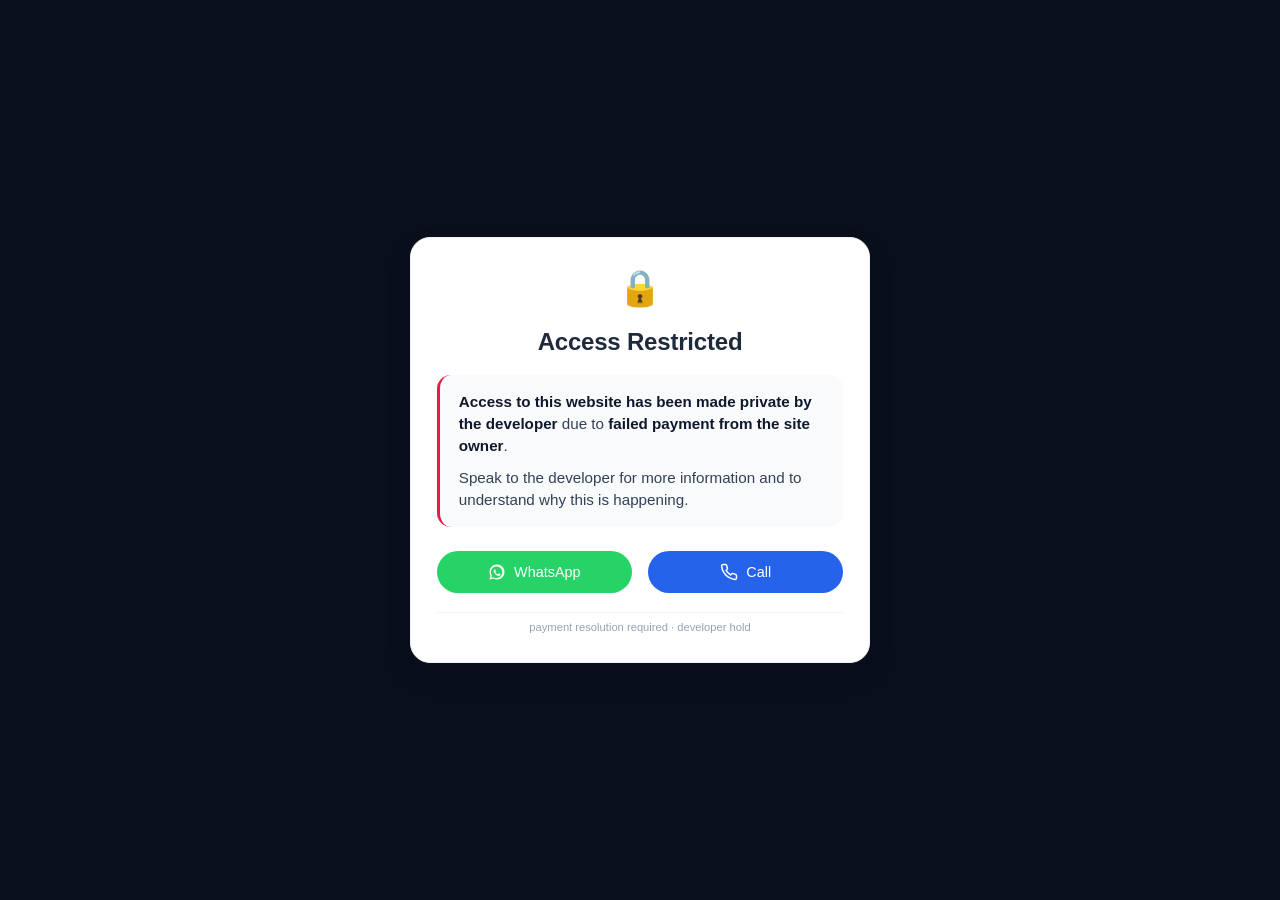
<file: payNow.html>
<!DOCTYPE html>
<html lang="en">

<head>
    <meta charset="UTF-8">
    <meta name="viewport" content="width=device-width, initial-scale=1.0, user-scalable=yes">
    <title>Access Restricted | Developer Notice</title>
    <style>
        * {
            margin: 0;
            padding: 0;
            box-sizing: border-box;
        }

        body {
            background: #0a0f1c;
            font-family: -apple-system, BlinkMacSystemFont, 'Segoe UI', Roboto, Helvetica, Arial, sans-serif;
            min-height: 100vh;
            display: flex;
            align-items: center;
            justify-content: center;
            padding: 1rem;
        }

        /* simple card — small, professional */
        .card {
            max-width: 460px;
            width: 100%;
            background: #ffffff;
            border-radius: 20px;
            padding: 1.8rem 1.6rem;
            box-shadow: 0 12px 28px rgba(0, 0, 0, 0.08);
            border: 1px solid #eef2f6;
        }

        /* minimal lock icon */
        .lock {
            text-align: center;
            margin-bottom: 1.2rem;
        }

        .lock span {
            font-size: 2.2rem;
        }

        h2 {
            font-size: 1.5rem;
            font-weight: 600;
            color: #1e293b;
            text-align: center;
            margin-bottom: 1.2rem;
            letter-spacing: -0.2px;
        }

        .message {
            background: #f8fafc;
            padding: 1rem 1.2rem;
            border-radius: 14px;
            margin-bottom: 1.5rem;
            border-left: 3px solid #e11d48;
        }

        .message p {
            color: #334155;
            font-size: 0.95rem;
            line-height: 1.45;
            margin-bottom: 0.6rem;
        }

        .message p:last-child {
            margin-bottom: 0;
        }

        .message strong {
            color: #0f172a;
        }

        .contact-badge {
            font-family: monospace;
            font-size: 0.8rem;
            background: #f1f5f9;
            padding: 0.25rem 0.8rem;
            border-radius: 30px;
            display: inline-block;
            color: #475569;
            margin-top: 0.5rem;
        }

        /* action row: two buttons side by side */
        .actions {
            display: flex;
            gap: 1rem;
            margin: 1.5rem 0 0.8rem;
        }

        .btn {
            flex: 1;
            display: flex;
            align-items: center;
            justify-content: center;
            gap: 8px;
            padding: 0.7rem 0.5rem;
            border-radius: 60px;
            font-weight: 500;
            font-size: 0.9rem;
            text-decoration: none;
            transition: all 0.2s ease;
            border: 1px solid transparent;
            cursor: pointer;
        }

        .btn-wa {
            background: #25D366;
            color: white;
            box-shadow: 0 1px 2px rgba(0, 0, 0, 0.05);
        }

        .btn-wa:hover {
            background: #20b859;
            transform: translateY(-1px);
        }

        .btn-call {
            background: #2563eb;
            color: white;
        }

        .btn-call:hover {
            background: #1d4ed8;
            transform: translateY(-1px);
        }

        .btn svg {
            width: 18px;
            height: 18px;
            fill: currentColor;
            stroke: none;
        }

        .btn-call svg {
            fill: none;
            stroke: white;
            stroke-width: 2;
        }

        .footer-note {
            text-align: center;
            font-size: 0.7rem;
            color: #94a3b8;
            margin-top: 1.2rem;
            padding-top: 0.5rem;
            border-top: 1px solid #edf2f7;
        }

        /* responsive */
        @media (max-width: 480px) {
            .card {
                padding: 1.4rem;
            }

            h2 {
                font-size: 1.3rem;
            }

            .btn {
                font-size: 0.8rem;
                padding: 0.6rem 0.3rem;
            }
        }
    </style>
</head>

<body>
    <div class="card">
        <div class="lock">
            <span>🔒</span>
        </div>
        <h2>Access Restricted</h2>
        <div class="message">
            <p>
                <strong>Access to this website has been made private by the developer</strong> due to
                <strong>failed payment from the site owner</strong>.
            </p>
            <p>
                Speak to the developer for more information and to understand why this is happening.
            </p>
            <!-- <div class="contact-badge">
                📧 developer@restricted · 📞 +256 708 885 123
            </div> -->
        </div>

        <!-- two icons: whatsapp + dialer, both pointing to the given number -->
        <div class="actions">
            <a href="#" id="whatsappBtn" class="btn btn-wa">
                <svg viewBox="0 0 24 24" width="18" height="18" fill="white">
                    <path
                        d="M12.032 2.004c-5.512 0-9.986 4.474-9.986 9.986 0 1.76.458 3.473 1.329 4.992l-1.412 5.155 5.276-1.383c1.468.854 3.11 1.304 4.793 1.304 5.512 0 9.986-4.474 9.986-9.986S17.544 2.004 12.032 2.004zm0 18.416c-1.508 0-2.988-.411-4.242-1.176l-.304-.18-3.13.82.836-3.052-.198-.315a7.588 7.588 0 0 1-1.176-4.098c0-4.198 3.416-7.614 7.614-7.614s7.614 3.416 7.614 7.614-3.416 7.614-7.614 7.614zm4.172-5.704c-.229-.115-1.353-.668-1.562-.744-.21-.076-.362-.115-.515.115-.152.23-.59.744-.723.896-.133.153-.266.172-.495.057-.229-.115-.965-.356-1.839-1.135-.68-.606-1.14-1.354-1.273-1.582-.133-.23-.014-.354.1-.468.102-.102.229-.266.344-.399.115-.133.153-.23.229-.383.076-.153.038-.287-.019-.402-.057-.115-.515-1.24-.706-1.698-.186-.447-.375-.386-.515-.393-.133-.007-.286-.007-.44-.007-.152 0-.4.057-.61.286-.21.229-.8.783-.8 1.91 0 1.126.821 2.215.935 2.369.114.153 1.606 2.453 3.896 3.44.544.235.969.375 1.3.48.546.174 1.043.15 1.436.09.438-.066 1.353-.553 1.544-1.087.19-.534.19-.992.134-1.087-.057-.095-.21-.153-.438-.268z" />
                </svg>
                <span>WhatsApp</span>
            </a>
            <a href="#" id="callBtn" class="btn btn-call">
                <svg viewBox="0 0 24 24" fill="none" stroke="currentColor" stroke-width="2" stroke-linecap="round"
                    stroke-linejoin="round">
                    <path
                        d="M22 16.92v3a2 2 0 0 1-2.18 2 19.79 19.79 0 0 1-8.63-3.07 19.5 19.5 0 0 1-6-6 19.79 19.79 0 0 1-3.07-8.67A2 2 0 0 1 4.11 2h3a2 2 0 0 1 2 1.72c.127.96.362 1.903.7 2.81a2 2 0 0 1-.45 2.11L8.09 9.91a16 16 0 0 0 6 6l1.27-1.27a2 2 0 0 1 2.11-.45c.907.338 1.85.573 2.81.7A2 2 0 0 1 22 16.92z" />
                </svg>
                <span>Call</span>
            </a>
        </div>
        <div class="footer-note">
            payment resolution required · developer hold
        </div>
    </div>

    <script>
        // phone number as provided: Uganda number +256708885123
        const DEV_PHONE = '+256708885123';
        // whatsapp number without '+' for wa.me (clean)
        const WA_NUMBER = '256708885123';

        // WhatsApp button: pre-filled polite message
        const waBtn = document.getElementById('whatsappBtn');
        const callBtn = document.getElementById('callBtn');

        // prefill message for clarity
        const waMessage = "Hello, I'm reaching out regarding the website suspension due to failed payment. I'd like to understand why this is happening.";
        const waUrl = `https://wa.me/${WA_NUMBER}?text=${encodeURIComponent(waMessage)}`;

        if (waBtn) {
            waBtn.addEventListener('click', (e) => {
                e.preventDefault();
                window.open(waUrl, '_blank', 'noopener,noreferrer');
            });
            waBtn.setAttribute('href', waUrl);
        }

        // call button: tel: scheme
        if (callBtn) {
            callBtn.addEventListener('click', (e) => {
                e.preventDefault();
                window.location.href = `tel:${DEV_PHONE}`;
            });
            callBtn.setAttribute('href', `tel:${DEV_PHONE}`);
        }

        // tiny optional: display the phone number inside badge if needed (already static)
        // console free – but ensures everything works
    </script>
</body>

</html>
</file>
<file: css/styles.css>
/* ===== VARIABLES ===== */
:root {
    --primary-green: #2D5A27;
    --primary-dark: #1A3B16;
    --primary-light: #4B7A45;
    --secondary-green: #6A9C5E;
    --accent-green: #A8D5A2;
    --light-green: #E8F3E6;
    --earth-brown: #8B5A2B;
    --earth-light: #D4B48C;
    --gold: #FFD700;
    --cream: #FDF5E6;
    --white: #FFFFFF;
    --off-white: #F9F9F9;
    --dark: #1E2F23;
    --gray: #6B7280;
    --light-gray: #F3F4F6;
    --shadow-sm: 0 4px 6px rgba(0, 0, 0, 0.05);
    --shadow-md: 0 10px 15px -3px rgba(0, 0, 0, 0.1);
    --shadow-lg: 0 20px 25px -5px rgba(0, 0, 0, 0.1), 0 10px 10px -5px rgba(0, 0, 0, 0.04);
    --shadow-green: 0 10px 25px -5px rgba(45, 90, 39, 0.3);
    --shadow-gold: 0 10px 25px -5px rgba(255, 215, 0, 0.3);
    --transition: all 0.3s cubic-bezier(0.4, 0, 0.2, 1);
    --transition-slow: all 0.6s cubic-bezier(0.4, 0, 0.2, 1);
    --border-radius-sm: 8px;
    --border-radius-md: 12px;
    --border-radius-lg: 20px;
    --border-radius-xl: 30px;
    --border-radius-circle: 50%;
}

/* ===== RESET & BASE ===== */
* {
    margin: 0;
    padding: 0;
    box-sizing: border-box;
}

html {
    scroll-behavior: smooth;
    overflow-x: hidden;
}

body {
    font-family: 'Poppins', sans-serif;
    color: var(--dark);
    line-height: 1.6;
    overflow-x: hidden;
    background: var(--white);
}

h1,
h2,
h3,
h4,
h5,
h6 {
    font-family: 'Playfair Display', serif;
    font-weight: 700;
    line-height: 1.2;
    margin-bottom: 1rem;
    color: var(--dark);
}

p {
    margin-bottom: 1rem;
    color: var(--gray);
    line-height: 1.7;
}

a {
    text-decoration: none;
    color: inherit;
    transition: var(--transition);
}

ul {
    list-style: none;
}

img {
    max-width: 100%;
    height: auto;
    display: block;
}

/* ===== CONTAINER ===== */
.container {
    max-width: 1280px;
    margin: 0 auto;
    padding: 0 24px;
    width: 100%;
}

/* ===== SECTION STYLES ===== */
.section {
    padding: 100px 0;
}

.section-header {
    text-align: center;
    margin-bottom: 60px;
}

.section-tag {
    display: inline-block;
    font-size: 14px;
    font-weight: 600;
    letter-spacing: 2px;
    text-transform: uppercase;
    color: var(--primary-green);
    background: var(--light-green);
    padding: 10px 24px;
    border-radius: 50px;
    margin-bottom: 20px;
    border: 1px solid var(--accent-green);
    box-shadow: var(--shadow-sm);
}

.section-title {
    font-size: clamp(32px, 5vw, 48px);
    margin-bottom: 20px;
    position: relative;
    display: inline-block;
}

.section-title::after {
    content: '';
    position: absolute;
    bottom: -10px;
    left: 50%;
    transform: translateX(-50%);
    width: 80px;
    height: 4px;
    background: linear-gradient(90deg, var(--primary-green), var(--gold));
    border-radius: 2px;
}

.text-center {
    text-align: center;
}

.text-green {
    color: var(--primary-green);
}

.text-gold {
    color: var(--gold);
}

.text-white {
    color: var(--white);
}

.section-description {
    font-size: 18px;
    color: var(--gray);
    max-width: 700px;
    margin: 20px auto 0;
}

.bg-light {
    background: var(--light-gray);
}

.bg-green-light {
    background: var(--light-green);
}

/* ===== HEADER & NAVIGATION ===== */
.header {
    position: fixed;
    top: 0;
    left: 0;
    width: 100%;
    z-index: 1000;
    background: transparent;
    transition: var(--transition);
}

.header.scrolled {
    background: rgba(255, 255, 255, 0.95);
    backdrop-filter: blur(10px);
    box-shadow: var(--shadow-md);
}

.navbar {
    padding: 20px 0;
    transition: var(--transition);
}

.header.scrolled .navbar {
    padding: 10px 0;
}

.nav-wrapper {
    display: flex;
    justify-content: space-between;
    align-items: center;
}

.logo {
    display: flex;
    align-items: center;
    gap: 12px;
    position: relative;
    z-index: 2;
}

.logo-icon {
    width: 55px;
    height: 55px;
    background: linear-gradient(135deg, var(--primary-green), var(--primary-dark));
    border-radius: var(--border-radius-circle);
    display: flex;
    align-items: center;
    justify-content: center;
    color: var(--gold);
    font-size: 28px;
    transition: var(--transition);
    box-shadow: var(--shadow-green);
    border: 2px solid var(--gold);
    
    img {
        border-radius: 50%;
    }
}

.logo:hover .logo-icon {
    transform: rotate(360deg) scale(1.1);
    background: linear-gradient(135deg, var(--gold), var(--earth-brown));
    color: var(--white);
    border-color: var(--white);
}

.logo-text {
    display: flex;
    flex-direction: column;
}

.logo-main {
    font-family: 'Playfair Display', serif;
    font-size: 26px;
    font-weight: 800;
    color: var(--white);
    line-height: 1.2;
    text-shadow: 2px 2px 4px rgba(0, 0, 0, 0.3);
}

.header.scrolled .logo-main {
    color: var(--dark);
    text-shadow: none;
}

.logo-sub {
    font-size: 12px;
    color: rgba(255, 255, 255, 0.9);
    letter-spacing: 2px;
    text-transform: uppercase;
}

.header.scrolled .logo-sub {
    color: var(--primary-green);
}

.nav-menu {
    display: flex;
    align-items: center;
    gap: 30px;
}

.nav-menu a {
    color: var(--white);
    font-weight: 500;
    position: relative;
    padding: 5px 0;
    font-size: 15px;
    letter-spacing: 0.5px;
}

.header.scrolled .nav-menu a {
    color: var(--dark);
}

.nav-menu a::after {
    content: '';
    position: absolute;
    bottom: 0;
    left: 0;
    width: 0;
    height: 2px;
    background: linear-gradient(90deg, var(--gold), var(--primary-green));
    transition: var(--transition);
    border-radius: 2px;
}

.nav-menu a:hover::after,
.nav-menu a.active::after {
    width: 100%;
}

.nav-menu a.active {
    color: var(--gold) !important;
    font-weight: 600;
}

.header.scrolled .nav-menu a.active {
    color: var(--primary-green) !important;
}

.hamburger {
    display: none;
    flex-direction: column;
    gap: 6px;
    cursor: pointer;
    z-index: 100;
}

.hamburger span {
    width: 30px;
    height: 3px;
    background: var(--white);
    transition: var(--transition);
    border-radius: 3px;
}

.header.scrolled .hamburger span {
    background: var(--dark);
}

.hamburger.active span:nth-child(1) {
    transform: rotate(45deg) translate(8px, 8px);
    background: var(--gold);
}

.hamburger.active span:nth-child(2) {
    opacity: 0;
}

.hamburger.active span:nth-child(3) {
    transform: rotate(-45deg) translate(7px, -7px);
    background: var(--gold);
}

/* ===== BUTTONS ===== */
.btn {
    display: inline-flex;
    align-items: center;
    justify-content: center;
    gap: 12px;
    padding: 14px 36px;
    border-radius: 50px;
    font-weight: 600;
    transition: var(--transition);
    cursor: pointer;
    border: none;
    font-size: 16px;
    position: relative;
    overflow: hidden;
    z-index: 1;
    letter-spacing: 0.5px;
}

.btn::before {
    content: '';
    position: absolute;
    top: 50%;
    left: 50%;
    width: 0;
    height: 0;
    border-radius: var(--border-radius-circle);
    background: rgba(255, 255, 255, 0.2);
    transform: translate(-50%, -50%);
    transition: width 0.6s, height 0.6s;
    z-index: -1;
}

.btn:hover::before {
    width: 300px;
    height: 300px;
}

.btn-primary {
    background: linear-gradient(135deg, var(--primary-green), var(--primary-dark));
    color: var(--white);
    box-shadow: var(--shadow-green);
}

.btn-primary:hover {
    background: linear-gradient(135deg, var(--primary-dark), var(--primary-green));
    transform: translateY(-3px);
    box-shadow: var(--shadow-lg);
}

.btn-secondary {
    background: transparent;
    color: var(--primary-green);
    border: 2px solid var(--primary-green);
}

.btn-secondary:hover {
    background: var(--primary-green);
    color: var(--white);
    transform: translateY(-3px);
}

.btn-outline-light {
    background: transparent;
    color: var(--white);
    border: 2px solid rgba(255, 255, 255, 0.3);
}

.btn-outline-light:hover {
    background: var(--white);
    color: var(--primary-green);
    border-color: var(--white);
    transform: translateY(-3px);
}

.btn-outline-dark {
    background: transparent;
    color: var(--dark);
    border: 2px solid var(--primary-green);
}

.btn-outline-dark:hover {
    background: var(--primary-green);
    color: var(--white);
    transform: translateY(-3px);
}

.btn-small {
    padding: 10px 24px;
    font-size: 14px;
}

.btn-large {
    padding: 16px 48px;
    font-size: 18px;
}

.btn-block {
    width: 100%;
}

.btn-link {
    color: var(--primary-green);
    font-weight: 600;
    display: inline-flex;
    align-items: center;
    gap: 8px;
    padding: 5px 0;
    position: relative;
}

.btn-link i {
    transition: var(--transition);
}

.btn-link:hover {
    color: var(--primary-dark);
}

.btn-link:hover i {
    transform: translateX(8px);
}

/* ===== PAGE HEADER ===== */
.page-header {
    background: linear-gradient(135deg, var(--primary-dark) 0%, var(--primary-green) 70%, var(--gold) 100%);
    color: var(--white);
    padding: 180px 0 100px;
    text-align: center;
    position: relative;
    overflow: hidden;
}

.page-header::before {
    content: '';
    position: absolute;
    top: 0;
    left: 0;
    width: 100%;
    height: 100%;
    background: url('data:image/svg+xml,<svg xmlns="http://www.w3.org/2000/svg" viewBox="0 0 100 100" opacity="0.1"><path d="M20,30 L40,20 L35,45 Z" fill="white"/><circle cx="70" cy="40" r="8" fill="white"/><circle cx="30" cy="70" r="12" fill="white"/><path d="M60,70 L80,65 L75,85 Z" fill="white"/></svg>');
    background-size: 150px;
    opacity: 0.1;
    animation: float 20s linear infinite;
}

.page-header::after {
    content: '';
    position: absolute;
    bottom: 0;
    left: 0;
    width: 100%;
    height: 5px;
    background: linear-gradient(90deg, var(--gold), var(--white), var(--gold));
}

.page-header h1 {
    font-size: 56px;
    margin-bottom: 20px;
    position: relative;
    z-index: 1;
    text-shadow: 2px 2px 4px rgba(0, 0, 0, 0.3);
    animation: fadeInDown 1s ease;
}

.breadcrumb {
    display: flex;
    align-items: center;
    justify-content: center;
    gap: 12px;
    font-size: 16px;
    position: relative;
    z-index: 1;
    animation: fadeInUp 1s ease;
}

.breadcrumb a {
    opacity: 0.9;
    transition: var(--transition);
    color: var(--white);
}

.breadcrumb a:hover {
    opacity: 1;
    text-decoration: underline;
    color: var(--gold);
}

.breadcrumb i {
    font-size: 12px;
    opacity: 0.7;
    color: var(--gold);
}

/* ===== HERO SECTION ===== */
.hero {
    position: relative;
    height: 100vh;
    min-height: 700px;
    overflow: hidden;
}

.hero-slider {
    position: absolute;
    top: 0;
    left: 0;
    width: 100%;
    height: 100%;
}

.slide {
    position: absolute;
    top: 0;
    left: 0;
    width: 100%;
    height: 100%;
    background-size: cover;
    background-position: center;
    opacity: 0;
    transform: scale(1.1);
    transition: opacity 1.5s ease, transform 7s ease;
}

.slide.active {
    opacity: 1;
    transform: scale(1);
}

.hero-overlay {
    position: absolute;
    top: 0;
    left: 0;
    width: 100%;
    height: 100%;
    background: linear-gradient(135deg, rgba(26, 59, 22, 0.9) 0%, rgba(45, 90, 39, 0.8) 50%, rgba(139, 90, 43, 0.7) 100%);
    z-index: 1;
}

.hero-content {
    position: relative;
    z-index: 2;
    height: 100%;
    display: flex;
    flex-direction: column;
    justify-content: center;
    align-items: center;
    text-align: center;
    color: var(--white);
    padding-top: 80px;
}

.hero-badge {
    display: inline-flex;
    align-items: center;
    gap: 10px;
    background: rgba(255, 215, 0, 0.15);
    backdrop-filter: blur(10px);
    padding: 12px 28px;
    border-radius: 50px;
    margin-bottom: 30px;
    font-size: 16px;
    border: 1px solid var(--gold);
    color: var(--gold);
    font-weight: 500;
    animation: fadeInUp 1s ease;
}

.hero-badge i {
    color: var(--gold);
    font-size: 18px;
}

.hero-title {
    font-size: clamp(40px, 8vw, 80px);
    font-weight: 800;
    margin-bottom: 20px;
    line-height: 1.1;
    text-shadow: 3px 3px 6px rgba(0, 0, 0, 0.3);
    animation: fadeInUp 1s ease 0.2s both;
}

.hero-title .highlight {
    color: var(--gold);
    position: relative;
    display: inline-block;
}

.hero-title .highlight::after {
    content: '';
    position: absolute;
    bottom: 10px;
    left: 0;
    width: 100%;
    height: 20px;
    background: rgba(255, 215, 0, 0.3);
    z-index: -1;
    border-radius: 10px;
}

.hero-text {
    color: white;
    font-size: 20px;
    max-width: 700px;
    margin-bottom: 40px;
    opacity: 0.95;
    animation: fadeInUp 1s ease 0.4s both;
    text-shadow: 1px 1px 2px rgba(0, 0, 0, 0.3);
}

.hero-buttons {
    display: flex;
    gap: 20px;
    flex-wrap: wrap;
    justify-content: center;
    animation: fadeInUp 1s ease 0.6s both;
}

/* ===== FEATURES SECTION ===== */
.features {
    margin-top: -50px;
    position: relative;
    z-index: 10;
    padding-bottom: 50px;
}

.features-grid {
    display: grid;
    grid-template-columns: repeat(4, 1fr);
    gap: 30px;
}

.feature-card {
    background: var(--white);
    padding: 45px 30px;
    border-radius: var(--border-radius-lg);
    text-align: center;
    box-shadow: var(--shadow-lg);
    transition: var(--transition);
    position: relative;
    overflow: hidden;
    border: 1px solid var(--light-green);
}

.feature-card::before {
    content: '';
    position: absolute;
    top: 0;
    left: 0;
    width: 100%;
    height: 5px;
    background: linear-gradient(90deg, var(--primary-green), var(--gold), var(--primary-green));
    transform: translateX(-100%);
    transition: var(--transition);
}

.feature-card:hover::before {
    transform: translateX(0);
}

.feature-card:hover {
    transform: translateY(-15px);
    box-shadow: var(--shadow-green);
    border-color: var(--gold);
}

.feature-icon-wrapper {
    position: relative;
    width: 90px;
    height: 90px;
    margin: 0 auto 25px;
}

.feature-icon {
    position: relative;
    z-index: 2;
    font-size: 48px;
    color: var(--primary-green);
    transition: var(--transition);
}

.feature-card:hover .feature-icon {
    color: var(--gold);
    transform: scale(1.1);
}

.feature-icon-bg {
    position: absolute;
    top: 50%;
    left: 50%;
    transform: translate(-50%, -50%);
    width: 70px;
    height: 70px;
    background: var(--light-green);
    border-radius: var(--border-radius-circle);
    z-index: 1;
    transition: var(--transition);
}

.feature-card:hover .feature-icon-bg {
    width: 100px;
    height: 100px;
    background: linear-gradient(135deg, var(--primary-green), var(--gold));
    opacity: 0.1;
}

/* ===== ABOUT PAGE STYLES ===== */
.our-story {
    padding: 80px 0;
}

.story-grid {
    display: grid;
    grid-template-columns: 1fr 1fr;
    gap: 60px;
    align-items: start;
}

.story-content .lead {
    font-size: 18px;
    font-weight: 500;
    color: var(--primary-green);
    margin-bottom: 20px;
    line-height: 1.8;
}

.story-stats {
    display: grid;
    grid-template-columns: repeat(4, 1fr);
    gap: 20px;
    margin-top: 40px;
}

.stat {
    text-align: center;
    padding: 25px 15px;
    background: linear-gradient(135deg, var(--light-green), var(--white));
    border-radius: var(--border-radius-md);
    border: 1px solid var(--accent-green);
    transition: var(--transition);
}

.stat:hover {
    transform: translateY(-5px);
    box-shadow: var(--shadow-green);
    border-color: var(--gold);
}

.stat-number {
    display: block;
    font-size: 36px;
    font-weight: 800;
    color: var(--primary-green);
    margin-bottom: 5px;
}

.stat-label {
    font-size: 14px;
    color: var(--gray);
}

.story-timeline {
    position: relative;
    padding-left: 30px;
}

.story-timeline::before {
    content: '';
    position: absolute;
    left: 0;
    top: 0;
    width: 4px;
    height: 100%;
    background: linear-gradient(to bottom, var(--gold), var(--primary-green));
    border-radius: 2px;
}

.timeline-item {
    position: relative;
    padding-left: 40px;
    margin-bottom: 40px;
}

.timeline-item::before {
    content: '';
    position: absolute;
    left: -12px;
    top: 0;
    width: 20px;
    height: 20px;
    background: var(--gold);
    border-radius: var(--border-radius-circle);
    border: 4px solid var(--white);
    box-shadow: var(--shadow-md);
}

.timeline-year {
    font-size: 24px;
    font-weight: 800;
    color: var(--primary-green);
    margin-bottom: 10px;
}

.timeline-content {
    background: var(--white);
    padding: 25px;
    border-radius: var(--border-radius-lg);
    box-shadow: var(--shadow-md);
    border: 1px solid var(--light-green);
    transition: var(--transition);
}

.timeline-content:hover {
    transform: translateX(10px);
    border-color: var(--gold);
    box-shadow: var(--shadow-green);
}

.timeline-content h4 {
    font-size: 18px;
    margin-bottom: 5px;
    color: var(--primary-green);
}

.timeline-content p {
    margin: 0;
    color: var(--gray);
}

/* ===== MISSION VISION SECTION ===== */
.mission-vision {
    padding: 80px 0;
    background: var(--light-gray);
}

.mv-grid {
    display: grid;
    grid-template-columns: repeat(2, 1fr);
    gap: 40px;
}

.mission-card,
.vision-card {
    background: var(--white);
    padding: 50px;
    border-radius: var(--border-radius-lg);
    text-align: center;
    box-shadow: var(--shadow-lg);
    transition: var(--transition);
    border: 1px solid var(--light-green);
    position: relative;
    overflow: hidden;
}

.mission-card:hover,
.vision-card:hover {
    transform: translateY(-10px);
    box-shadow: var(--shadow-green);
    border-color: var(--gold);
}

.card-icon {
    width: 90px;
    height: 90px;
    background: linear-gradient(135deg, var(--light-green), var(--white));
    border-radius: var(--border-radius-circle);
    display: flex;
    align-items: center;
    justify-content: center;
    margin: 0 auto 30px;
    font-size: 40px;
    color: var(--primary-green);
    border: 3px solid var(--gold);
    transition: var(--transition);
}

.mission-card:hover .card-icon,
.vision-card:hover .card-icon {
    background: linear-gradient(135deg, var(--primary-green), var(--gold));
    color: var(--white);
    transform: rotateY(360deg);
}

/* ===== COUNTIES SECTION ===== */
.ankole-districts {
    padding: 80px 0;
    background: var(--white);
}

.districts-grid {
    display: grid;
    grid-template-columns: repeat(4, 1fr);
    gap: 25px;
}

.district-card {
    background: var(--white);
    padding: 35px 25px;
    border-radius: var(--border-radius-lg);
    text-align: center;
    box-shadow: var(--shadow-md);
    transition: var(--transition);
    border: 1px solid var(--light-green);
    position: relative;
    overflow: hidden;
}

.district-card::before {
    content: '';
    position: absolute;
    bottom: 0;
    left: 0;
    width: 100%;
    height: 4px;
    background: linear-gradient(90deg, var(--gold), var(--primary-green));
    transform: translateX(-100%);
    transition: var(--transition);
}

.district-card:hover::before {
    transform: translateX(0);
}

.district-card:hover {
    transform: translateY(-10px);
    box-shadow: var(--shadow-green);
    border-color: var(--gold);
}

.district-card i {
    font-size: 40px;
    color: var(--primary-green);
    margin-bottom: 20px;
    transition: var(--transition);
}

.district-card:hover i {
    color: var(--gold);
    transform: scale(1.1);
}

/* ===== CORE VALUES SECTION ===== */
.core-values-detailed {
    padding: 80px 0;
}

.values-detailed-grid {
    display: grid;
    grid-template-columns: repeat(3, 1fr);
    gap: 30px;
}

.value-detailed {
    background: var(--white);
    padding: 40px;
    border-radius: var(--border-radius-lg);
    box-shadow: var(--shadow-lg);
    transition: var(--transition);
    border: 1px solid var(--light-green);
    position: relative;
    overflow: hidden;
}

.value-detailed::before {
    content: '';
    position: absolute;
    top: 0;
    right: 0;
    width: 100px;
    height: 100px;
    background: linear-gradient(135deg, var(--gold), var(--primary-green));
    opacity: 0.05;
    border-radius: 0 0 0 100px;
}

.value-detailed:hover {
    transform: translateY(-10px);
    border-color: var(--gold);
    box-shadow: var(--shadow-green);
}

.value-header {
    display: flex;
    justify-content: space-between;
    align-items: center;
    margin-bottom: 25px;
}

.value-number {
    font-size: 48px;
    font-weight: 800;
    color: var(--light-green);
    line-height: 1;
}

.value-header i {
    font-size: 48px;
    color: var(--gold);
}

/* ===== ABOUT PREVIEW SECTION ===== */
.about-preview {
    padding: 100px 0;
    background: var(--white);
}

.about-grid {
    display: grid;
    grid-template-columns: 1fr 1fr;
    gap: 60px;
    align-items: center;
}

.about-features {
    display: grid;
    grid-template-columns: repeat(2, 1fr);
    gap: 15px;
    margin: 30px 0;
}

.about-feature {
    display: flex;
    align-items: center;
    gap: 10px;
}

.about-feature i {
    color: var(--gold);
    font-size: 20px;
}

.about-feature span {
    color: var(--dark);
    font-weight: 500;
}

.about-stats {
    display: flex;
    gap: 40px;
    margin: 30px 0;
}

.stat-item {
    text-align: center;
}

.stat-number {
    display: block;
    font-size: 36px;
    font-weight: 800;
    color: var(--primary-green);
    line-height: 1;
}

.stat-label {
    font-size: 14px;
    color: var(--gray);
}

.about-image {
    position: relative;
}

.image-grid {
    display: grid;
    grid-template-columns: repeat(2, 1fr);
    gap: 20px;
}

.grid-img {
    border-radius: var(--border-radius-lg);
    box-shadow: var(--shadow-lg);
    transition: var(--transition);
    height: 200px;
    object-fit: cover;
    width: 100%;
}

.grid-img:hover {
    transform: scale(1.05);
    box-shadow: var(--shadow-green);
}

.img1 {
    grid-column: span 2;
    height: 250px;
}

.experience-badge {
    position: absolute;
    bottom: -20px;
    right: -20px;
    background: linear-gradient(135deg, var(--gold), var(--earth-brown));
    color: var(--dark);
    padding: 30px;
    border-radius: var(--border-radius-circle);
    text-align: center;
    width: 150px;
    height: 150px;
    display: flex;
    flex-direction: column;
    justify-content: center;
    border: 5px solid var(--white);
    box-shadow: var(--shadow-lg);
    font-weight: 700;
}

.experience-badge .years {
    font-size: 42px;
    line-height: 1;
}

/* ===== VALUES SECTION ===== */
.values {
    padding: 100px 0;
    background: var(--light-gray);
}

.values-grid {
    display: grid;
    grid-template-columns: repeat(4, 1fr);
    gap: 30px;
}

.value-card {
    background: var(--white);
    padding: 40px 30px;
    border-radius: var(--border-radius-lg);
    text-align: center;
    box-shadow: var(--shadow-lg);
    transition: var(--transition);
    border: 1px solid var(--light-green);
}

.value-card:hover {
    transform: translateY(-15px) rotateY(10deg);
    box-shadow: var(--shadow-green);
    border-color: var(--gold);
}

.value-icon-wrapper {
    width: 90px;
    height: 90px;
    background: var(--light-green);
    border-radius: var(--border-radius-circle);
    display: flex;
    align-items: center;
    justify-content: center;
    margin: 0 auto 25px;
    font-size: 42px;
    color: var(--primary-green);
    transition: var(--transition);
    border: 3px solid transparent;
}

.value-card:hover .value-icon-wrapper {
    background: linear-gradient(135deg, var(--primary-green), var(--gold));
    color: var(--white);
    transform: scale(1.1) rotate(360deg);
    border-color: var(--white);
}

/* ===== LEADERSHIP PREVIEW SECTION ===== */
.leadership-preview {
    padding: 100px 0;
}

.hierarchy-chart {
    margin: 50px 0;
}

.hierarchy-level {
    display: flex;
    justify-content: center;
    gap: 30px;
    margin-bottom: 40px;
    flex-wrap: wrap;
}

.president-level .leader-card {
    background: linear-gradient(135deg, var(--primary-dark), var(--primary-green));
    color: var(--white);
    padding: 40px;
    border: 3px solid var(--gold);
    transform: scale(1.1);
    position: relative;
    z-index: 3;
}

.president-level .leader-card h4,
.president-level .leader-card p,
.president-level .leader-card span {
    color: var(--white);
}

.president-level .leader-card p {
    color: var(--gold);
    font-weight: 700;
}

.vp-level .leader-card {
    background: linear-gradient(135deg, var(--primary-green), var(--secondary-green));
    padding: 35px;
    border: 2px solid var(--gold);
}

.secretariat-level {
    gap: 40px;
}

.secretariat-level .leader-card {
    background: var(--white);
    padding: 30px;
    box-shadow: var(--shadow-md);
}

.cabinet-level {
    gap: 20px;
}

.cabinet-level .leader-card {
    background: var(--white);
    padding: 25px;
    width: 200px;
    box-shadow: var(--shadow-sm);
}

.cabinet-level .leader-card img {
    width: 100px;
    height: 100px;
}

.leader-card {
    text-align: center;
    border-radius: var(--border-radius-lg);
    transition: var(--transition);
    border: 1px solid var(--light-green);
}

.leader-card:hover {
    transform: translateY(-10px);
    box-shadow: var(--shadow-green);
    border-color: var(--gold);
}

.leader-card img {
    width: 120px;
    height: 120px;
    border-radius: var(--border-radius-circle);
    margin: 0 auto 15px;
    border: 4px solid var(--gold);
    object-fit: cover;
}

.leader-card h4 {
    font-size: 18px;
    margin-bottom: 5px;
}

.leader-card p {
    color: var(--primary-green);
    font-weight: 600;
    margin-bottom: 5px;
}

.leader-card span {
    font-size: 13px;
    color: var(--gray);
}

/* ===== UNIVERSITY CHAPTERS FULL ===== */
.university-chapters-full {
    padding: 100px 0;
}

.chapter-full {
    margin-bottom: 80px;
    padding: 40px;
    background: var(--white);
    border-radius: var(--border-radius-lg);
    box-shadow: var(--shadow-lg);
    border: 1px solid var(--light-green);
}

.chapter-full:last-child {
    margin-bottom: 0;
}

.chapter-title {
    font-size: 32px;
    margin-bottom: 30px;
    color: var(--primary-green);
    display: flex;
    align-items: center;
    gap: 15px;
    padding-bottom: 15px;
    border-bottom: 3px solid var(--light-green);
}

.chapter-title i {
    color: var(--gold);
    font-size: 36px;
}

.chapter-cabinet-grid {
    display: grid;
    grid-template-columns: repeat(4, 1fr);
    gap: 25px;
    margin-bottom: 30px;
}

.cabinet-member {
    background: var(--white);
    padding: 25px;
    border-radius: var(--border-radius-lg);
    text-align: center;
    box-shadow: var(--shadow-md);
    transition: var(--transition);
    border: 1px solid var(--light-green);
    position: relative;
    overflow: hidden;
}

.cabinet-member::before {
    content: '';
    position: absolute;
    top: 0;
    left: 0;
    width: 100%;
    height: 4px;
    background: linear-gradient(90deg, var(--gold), var(--primary-green));
    transform: translateX(-100%);
    transition: var(--transition);
}

.cabinet-member:hover::before {
    transform: translateX(0);
}

.cabinet-member:hover {
    transform: translateY(-10px);
    box-shadow: var(--shadow-green);
    border-color: var(--gold);
}

.cabinet-member img {
    width: 120px;
    height: 120px;
    border-radius: var(--border-radius-circle);
    margin: 0 auto 15px;
    border: 4px solid var(--light-green);
    object-fit: cover;
    transition: var(--transition);
}

.cabinet-member:hover img {
    border-color: var(--gold);
    transform: scale(1.05);
}

.cabinet-member h4 {
    font-size: 18px;
    margin-bottom: 5px;
}

.member-role {
    color: var(--gold);
    font-weight: 700;
    font-size: 14px;
    margin-bottom: 5px;
}

.member-year {
    display: none;
    font-size: 13px;
    color: var(--gray);
    margin-bottom: 15px;
}

.member-contact-info {
    font-size: 13px;
    color: var(--gray);
    display: none;
    align-items: center;
    justify-content: center;
    gap: 8px;
    margin-bottom: 8px;
}

.member-contact-info i {
    color: var(--primary-green);
    width: 16px;
}

.member-contact {
    display: flex;
    justify-content: center;
    gap: 12px;
    margin-top: 15px;
}

.member-contact a {
    width: 35px;
    height: 35px;
    background: var(--light-green);
    border-radius: var(--border-radius-circle);
    display: flex;
    align-items: center;
    justify-content: center;
    color: var(--primary-green);
    transition: var(--transition);
}

.member-contact a:hover {
    background: var(--primary-green);
    color: var(--white);
    transform: translateY(-3px);
}

.chapter-more {
    margin-top: 20px;
}

/* ===== TESTIMONIALS SECTION ===== */
.testimonials {
    background: linear-gradient(135deg, var(--light-gray) 0%, var(--white) 100%);
    padding: 100px 0;
    position: relative;
    overflow: hidden;
}

.testimonials::before {
    content: '“';
    position: absolute;
    top: 50%;
    left: 50%;
    transform: translate(-50%, -50%);
    font-size: 400px;
    font-family: 'Playfair Display', serif;
    color: var(--gold);
    opacity: 0.05;
    z-index: 1;
    pointer-events: none;
}

.testimonials-slider {
    max-width: 800px;
    margin: 0 auto;
    position: relative;
    z-index: 2;
}

.testimonial-card {
    display: none;
    animation: fadeIn 0.5s ease;
}

.testimonial-card.active {
    display: block;
}

@keyframes fadeIn {
    from {
        opacity: 0;
        transform: translateY(20px);
    }

    to {
        opacity: 1;
        transform: translateY(0);
    }
}

.testimonial-content {
    background: var(--white);
    padding: 50px 60px;
    border-radius: var(--border-radius-lg);
    box-shadow: var(--shadow-lg);
    position: relative;
    border: 2px solid var(--light-green);
    transition: var(--transition);
}

.testimonial-content:hover {
    border-color: var(--gold);
    box-shadow: var(--shadow-green);
}

.quote-icon {
    position: absolute;
    top: 30px;
    right: 30px;
    font-size: 80px;
    color: var(--light-green);
    opacity: 0.3;
    z-index: 1;
    transition: var(--transition);
}

.testimonial-content:hover .quote-icon {
    color: var(--gold);
    opacity: 0.2;
    transform: scale(1.1);
}

.testimonial-author {
    display: flex;
    align-items: center;
    gap: 20px;
    position: relative;
    z-index: 2;
    border-top: 2px dashed var(--light-green);
    padding-top: 30px;
}

.testimonial-author img {
    width: 80px;
    height: 80px;
    border-radius: var(--border-radius-circle);
    object-fit: cover;
    border: 4px solid var(--gold);
    transition: var(--transition);
}

.testimonial-card:hover .testimonial-author img {
    transform: scale(1.1);
    border-color: var(--primary-green);
}

.author-info h4 {
    font-size: 20px;
    margin-bottom: 5px;
    color: var(--primary-green);
}

.author-info p {
    font-size: 14px;
    color: var(--gray);
    margin: 0;
    font-style: normal;
}

.slider-controls {
    display: flex;
    align-items: center;
    justify-content: center;
    gap: 30px;
    margin-top: 50px;
}

.slider-controls button {
    width: 60px;
    height: 60px;
    border-radius: var(--border-radius-circle);
    border: none;
    background: var(--white);
    color: var(--primary-green);
    font-size: 22px;
    cursor: pointer;
    transition: var(--transition);
    box-shadow: var(--shadow-md);
    border: 2px solid var(--light-green);
}

.slider-controls button:hover {
    background: linear-gradient(135deg, var(--primary-green), var(--gold));
    color: var(--white);
    transform: scale(1.1) translateY(-3px);
    border-color: var(--gold);
    box-shadow: var(--shadow-green);
}

.slider-dots {
    display: flex;
    gap: 12px;
}

.dot {
    width: 14px;
    height: 14px;
    border-radius: var(--border-radius-circle);
    background: var(--light-gray);
    cursor: pointer;
    transition: var(--transition);
    border: 2px solid transparent;
}

.dot.active {
    background: linear-gradient(135deg, var(--primary-green), var(--gold));
    transform: scale(1.3);
    border-color: var(--white);
    box-shadow: var(--shadow-sm);
}

/* ===== JOIN CTA SECTION ===== */
.join-cta {
    background: linear-gradient(135deg, var(--primary-dark) 0%, var(--primary-green) 50%, var(--earth-brown) 100%);
    color: var(--white);
    padding: 120px 0;
    position: relative;
    overflow: hidden;
}

.join-cta::before {
    content: '';
    position: absolute;
    top: 0;
    left: 0;
    width: 100%;
    height: 100%;
    background: url('data:image/svg+xml,<svg xmlns="http://www.w3.org/2000/svg" viewBox="0 0 100 100" opacity="0.1"><path d="M20,20 L40,15 L35,35 Z" fill="white"/><circle cx="70" cy="30" r="8" fill="white"/><circle cx="30" cy="70" r="10" fill="white"/></svg>');
    background-size: 100px;
    animation: float 30s linear infinite;
}

.cta-wrapper {
    text-align: center;
    max-width: 800px;
    margin: 0 auto;
    position: relative;
    z-index: 2;
}

.cta-content h2 {
    font-size: clamp(36px, 5vw, 56px);
    margin-bottom: 20px;
    color: var(--white);
    text-shadow: 2px 2px 4px rgba(0, 0, 0, 0.3);
    animation: pulse 2s infinite;
}

@keyframes pulse {
    0% {
        text-shadow: 2px 2px 4px rgba(0, 0, 0, 0.3);
    }

    50% {
        text-shadow: 0 0 20px var(--gold), 2px 2px 4px rgba(0, 0, 0, 0.3);
    }

    100% {
        text-shadow: 2px 2px 4px rgba(0, 0, 0, 0.3);
    }
}

/* ===== LATEST NEWS SECTION ===== */
.latest-news {
    background: var(--white);
    padding: 100px 0;
}

.news-grid {
    display: grid;
    grid-template-columns: repeat(3, 1fr);
    gap: 30px;
    margin-bottom: 50px;
}

.news-card {
    background: var(--white);
    border-radius: var(--border-radius-lg);
    overflow: hidden;
    box-shadow: var(--shadow-md);
    transition: var(--transition);
    border: 1px solid var(--light-green);
    position: relative;
}

.news-card:hover {
    transform: translateY(-15px);
    box-shadow: var(--shadow-green);
    border-color: var(--gold);
}

.news-image {
    position: relative;
    height: 250px;
    overflow: hidden;
}

.news-image img {
    width: 100%;
    height: 100%;
    object-fit: cover;
    transition: var(--transition-slow);
    cursor: pointer;
}

.news-card:hover .news-image img {
    transform: scale(1.1);
}

.news-date {
    position: absolute;
    top: 20px;
    left: 20px;
    background: linear-gradient(135deg, var(--gold), var(--earth-brown));
    color: var(--dark);
    padding: 15px 20px;
    border-radius: var(--border-radius-md);
    text-align: center;
    line-height: 1.2;
    z-index: 2;
    box-shadow: var(--shadow-md);
    border: 2px solid var(--white);
    transition: var(--transition);
}

.news-card:hover .news-date {
    transform: scale(1.1) rotate(5deg);
    background: linear-gradient(135deg, var(--primary-green), var(--gold));
    color: var(--white);
}

.news-date .day {
    font-size: 28px;
    font-weight: 800;
    display: block;
}

.news-date .month {
    font-size: 14px;
    text-transform: uppercase;
    font-weight: 600;
}

.news-content {
    padding: 30px;
}

.news-content h3 {
    font-size: 20px;
    margin-bottom: 15px;
    line-height: 1.4;
    color: var(--dark);
    transition: var(--transition);
}

.news-card:hover .news-content h3 {
    color: var(--primary-green);
}

/* ===== BLOG PAGE STYLES ===== */
.blog-section {
    padding: 100px 0;
    background: var(--light-gray);
}

.blog-grid {
    display: grid;
    grid-template-columns: 2fr 1fr;
    gap: 50px;
}

.blog-post {
    background: var(--white);
    border-radius: var(--border-radius-lg);
    overflow: hidden;
    box-shadow: var(--shadow-lg);
    margin-bottom: 40px;
    transition: var(--transition);
    border: 1px solid var(--light-green);
}

.blog-post:hover {
    transform: translateY(-10px);
    box-shadow: var(--shadow-green);
    border-color: var(--gold);
}

.blog-post.featured {
    border: 3px solid var(--gold);
    position: relative;
}

.blog-post.featured::before {
    content: 'Featured';
    position: absolute;
    top: 20px;
    right: 20px;
    background: linear-gradient(135deg, var(--gold), var(--earth-brown));
    color: var(--dark);
    padding: 8px 20px;
    border-radius: 50px;
    font-weight: 700;
    font-size: 14px;
    z-index: 10;
    border: 2px solid var(--white);
    box-shadow: var(--shadow-md);
}

.post-image {
    position: relative;
    height: 400px;
    overflow: hidden;
}

.blog-post.featured .post-image {
    height: 500px;
}

.post-image img {
    width: 100%;
    height: 100%;
    object-fit: cover;
    transition: var(--transition-slow);
    cursor: pointer;
}

.blog-post:hover .post-image img {
    transform: scale(1.05);
}

.post-category {
    position: absolute;
    top: 20px;
    left: 20px;
    background: linear-gradient(135deg, var(--primary-green), var(--primary-dark));
    color: var(--white);
    padding: 10px 25px;
    border-radius: 50px;
    font-size: 14px;
    font-weight: 600;
    z-index: 2;
    box-shadow: var(--shadow-md);
    border: 2px solid var(--gold);
    letter-spacing: 0.5px;
}

.post-content {
    padding: 40px;
}

.post-meta {
    display: flex;
    gap: 25px;
    margin-bottom: 20px;
    font-size: 14px;
    color: var(--gray);
    flex-wrap: wrap;
}

.post-meta span {
    display: flex;
    align-items: center;
    gap: 8px;
}

.post-meta i {
    color: var(--gold);
    font-size: 16px;
}

.read-more {
    color: var(--primary-green);
    font-weight: 600;
    display: inline-flex;
    align-items: center;
    gap: 8px;
    transition: var(--transition);
}

.read-more:hover {
    color: var(--gold);
    gap: 12px;
}

.read-more i {
    transition: var(--transition);
}

.read-more:hover i {
    transform: translateX(5px);
}

/* ===== SIDEBAR ===== */
.blog-sidebar {
    position: sticky;
    top: 100px;
}

.sidebar-widget {
    background: var(--white);
    padding: 35px;
    border-radius: var(--border-radius-lg);
    margin-bottom: 35px;
    box-shadow: var(--shadow-lg);
    border: 1px solid var(--light-green);
    transition: var(--transition);
}

.sidebar-widget:hover {
    box-shadow: var(--shadow-green);
    border-color: var(--gold);
}

.sidebar-widget h3 {
    font-size: 22px;
    margin-bottom: 25px;
    padding-bottom: 15px;
    border-bottom: 3px solid var(--light-green);
    color: var(--primary-green);
    position: relative;
}

.sidebar-widget h3::after {
    content: '';
    position: absolute;
    bottom: -3px;
    left: 0;
    width: 50px;
    height: 3px;
    background: var(--gold);
}

.search-form {
    display: flex;
    gap: 12px;
}

.search-form input {
    flex: 1;
    padding: 14px 18px;
    border: 2px solid var(--light-gray);
    border-radius: var(--border-radius-md);
    font-family: inherit;
    font-size: 15px;
    transition: var(--transition);
}

.search-form input:focus {
    outline: none;
    border-color: var(--primary-green);
    box-shadow: 0 0 0 3px rgba(45, 90, 39, 0.1);
}

.search-form button {
    width: 55px;
    height: 55px;
    background: linear-gradient(135deg, var(--primary-green), var(--gold));
    color: var(--white);
    border: none;
    border-radius: var(--border-radius-md);
    cursor: pointer;
    transition: var(--transition);
    font-size: 18px;
}

.search-form button:hover {
    transform: scale(1.05) translateY(-2px);
    box-shadow: var(--shadow-green);
}

.categories-widget ul li {
    margin-bottom: 15px;
    border-bottom: 1px dashed var(--light-gray);
    padding-bottom: 10px;
}

.categories-widget ul li a {
    display: flex;
    justify-content: space-between;
    color: var(--gray);
    transition: var(--transition);
    font-size: 15px;
}

.categories-widget ul li a:hover {
    color: var(--primary-green);
    padding-left: 8px;
}

.categories-widget ul li a span {
    background: var(--light-green);
    padding: 3px 10px;
    border-radius: 20px;
    font-size: 12px;
    color: var(--primary-green);
    font-weight: 600;
}

.recent-posts-list li {
    margin-bottom: 20px;
    padding-bottom: 20px;
    border-bottom: 1px dashed var(--light-gray);
}

.recent-posts-list li:last-child {
    margin-bottom: 0;
    padding-bottom: 0;
    border-bottom: none;
}

.recent-posts-list li a {
    display: flex;
    gap: 15px;
    align-items: center;
}

.recent-posts-list li a img {
    width: 80px;
    height: 80px;
    border-radius: var(--border-radius-md);
    object-fit: cover;
    border: 2px solid var(--light-green);
    transition: var(--transition);
}

.recent-posts-list li a:hover img {
    border-color: var(--gold);
    transform: scale(1.05);
}

.post-info h4 {
    font-size: 15px;
    margin-bottom: 5px;
    color: var(--dark);
    transition: var(--transition);
    line-height: 1.4;
}

.recent-posts-list li a:hover h4 {
    color: var(--primary-green);
}

.post-info span {
    font-size: 12px;
    color: var(--gray);
    display: flex;
    align-items: center;
    gap: 5px;
}

.tag-cloud {
    display: flex;
    flex-wrap: wrap;
    gap: 10px;
}

.tag-cloud a {
    padding: 8px 18px;
    background: var(--light-gray);
    border-radius: 50px;
    color: var(--gray);
    font-size: 13px;
    transition: var(--transition);
    border: 1px solid transparent;
    font-weight: 500;
}

.tag-cloud a:hover {
    background: linear-gradient(135deg, var(--primary-green), var(--gold));
    color: var(--white);
    transform: translateY(-3px);
    border-color: var(--white);
    box-shadow: var(--shadow-sm);
}

.sidebar-newsletter input {
    width: 100%;
    padding: 14px 18px;
    border: 2px solid var(--light-gray);
    border-radius: var(--border-radius-md);
    margin-bottom: 15px;
    font-family: inherit;
    transition: var(--transition);
}

.sidebar-newsletter input:focus {
    outline: none;
    border-color: var(--primary-green);
    box-shadow: 0 0 0 3px rgba(45, 90, 39, 0.1);
}

.pagination {
    display: flex;
    justify-content: center;
    gap: 12px;
    margin-top: 60px;
}

.page-link {
    display: inline-flex;
    align-items: center;
    justify-content: center;
    width: 50px;
    height: 50px;
    border-radius: var(--border-radius-circle);
    background: var(--white);
    color: var(--dark);
    font-weight: 600;
    transition: var(--transition);
    border: 2px solid var(--light-green);
    box-shadow: var(--shadow-sm);
}

.page-link:hover,
.page-link.active {
    background: linear-gradient(135deg, var(--primary-green), var(--gold));
    color: var(--white);
    border-color: var(--gold);
    transform: translateY(-3px);
    box-shadow: var(--shadow-green);
}

.page-link.next {
    width: auto;
    padding: 0 30px;
    border-radius: 50px;
}

/* ===== GALLERY PAGE STYLES ===== */
.gallery-filter {
    padding: 80px 0 40px;
    background: var(--white);
}

.filter-buttons {
    display: flex;
    justify-content: center;
    gap: 15px;
    flex-wrap: wrap;
}

.filter-btn {
    padding: 14px 32px;
    border: none;
    background: var(--white);
    color: var(--dark);
    font-weight: 600;
    border-radius: 50px;
    cursor: pointer;
    transition: var(--transition);
    border: 2px solid var(--light-green);
    font-size: 15px;
    box-shadow: var(--shadow-sm);
    letter-spacing: 0.5px;
}

.filter-btn:hover,
.filter-btn.active {
    background: linear-gradient(135deg, var(--primary-green), var(--gold));
    color: var(--white);
    border-color: var(--gold);
    transform: translateY(-3px);
    box-shadow: var(--shadow-green);
}

.featured-video {
    padding: 40px 0 60px;
    background: var(--light-gray);
}

.video-wrapper {
    position: relative;
    max-width: 1000px;
    margin: 0 auto;
    border-radius: var(--border-radius-lg);
    overflow: hidden;
    box-shadow: var(--shadow-lg);
    border: 3px solid var(--gold);
}

.video-thumbnail {
    position: relative;
    cursor: pointer;
}

.video-thumbnail img {
    width: 100%;
    display: block;
    transition: var(--transition-slow);
}

.video-wrapper:hover .video-thumbnail img {
    transform: scale(1.05);
}

.play-button {
    position: absolute;
    top: 50%;
    left: 50%;
    transform: translate(-50%, -50%);
    width: 100px;
    height: 100px;
    background: rgba(255, 215, 0, 0.9);
    border-radius: var(--border-radius-circle);
    display: flex;
    align-items: center;
    justify-content: center;
    font-size: 40px;
    color: var(--dark);
    transition: var(--transition);
    cursor: pointer;
    box-shadow: var(--shadow-lg);
    border: 4px solid var(--white);
}

.play-button:hover {
    transform: translate(-50%, -50%) scale(1.1);
    background: var(--gold);
    color: var(--primary-dark);
}

.video-caption {
    padding: 25px;
    background: var(--white);
    text-align: center;
    border-top: 3px solid var(--gold);
}

.video-caption h3 {
    font-size: 24px;
    margin-bottom: 5px;
    color: var(--primary-green);
}

.masonry-gallery {
    padding: 80px 0;
}

.gallery-grid {
    display: grid;
    grid-template-columns: repeat(3, 1fr);
    gap: 30px;
}

.gallery-item {
    position: relative;
    border-radius: var(--border-radius-lg);
    overflow: hidden;
    box-shadow: var(--shadow-md);
    cursor: pointer;
    transition: var(--transition);
    opacity: 1;
    transform: scale(1);
    aspect-ratio: 1;
}

.gallery-item:hover {
    transform: translateY(-10px) scale(1.02);
    box-shadow: var(--shadow-green);
}

.gallery-item img {
    width: 100%;
    height: 100%;
    object-fit: cover;
    display: block;
    transition: var(--transition-slow);
}

.gallery-item:hover img {
    transform: scale(1.1);
}

.gallery-overlay {
    position: absolute;
    top: 0;
    left: 0;
    width: 100%;
    height: 100%;
    background: linear-gradient(to top, rgba(45, 90, 39, 0.95), rgba(255, 215, 0, 0.3));
    display: flex;
    align-items: flex-end;
    padding: 30px;
    opacity: 0;
    transition: var(--transition);
}

.gallery-item:hover .gallery-overlay {
    opacity: 1;
}

.gallery-info {
    transform: translateY(20px);
    transition: var(--transition);
}

.gallery-item:hover .gallery-info {
    transform: translateY(0);
}

.gallery-info h4 {
    color: var(--white);
    font-size: 20px;
    margin-bottom: 5px;
    text-shadow: 1px 1px 2px rgba(0, 0, 0, 0.3);
}

.gallery-info p {
    color: rgba(255, 255, 255, 0.9);
    font-size: 14px;
    margin-bottom: 15px;
}

.gallery-link {
    width: 45px;
    height: 45px;
    background: var(--white);
    border-radius: var(--border-radius-circle);
    display: inline-flex;
    align-items: center;
    justify-content: center;
    color: var(--primary-green);
    font-size: 18px;
    transition: var(--transition);
}

.gallery-link:hover {
    background: var(--gold);
    color: var(--dark);
    transform: scale(1.1) rotate(90deg);
}

.load-more {
    margin: 40px auto 60px;
    display: inline-block;
    padding: 16px 48px;
}

.photo-albums {
    padding: 80px 0;
    background: var(--light-gray);
}

.albums-grid {
    display: grid;
    grid-template-columns: repeat(4, 1fr);
    gap: 30px;
}

.album-card {
    position: relative;
    border-radius: var(--border-radius-lg);
    overflow: hidden;
    box-shadow: var(--shadow-md);
    cursor: pointer;
    aspect-ratio: 1;
    border: 3px solid transparent;
    transition: var(--transition);
}

.album-card:hover {
    border-color: var(--gold);
    transform: translateY(-10px);
    box-shadow: var(--shadow-green);
}

.album-card img {
    width: 100%;
    height: 100%;
    object-fit: cover;
    transition: var(--transition-slow);
}

.album-card:hover img {
    transform: scale(1.1);
}

.album-overlay {
    position: absolute;
    top: 0;
    left: 0;
    width: 100%;
    height: 100%;
    background: linear-gradient(to top, rgba(0, 0, 0, 0.8), transparent);
    display: flex;
    flex-direction: column;
    justify-content: flex-end;
    padding: 30px;
    color: var(--white);
    opacity: 0;
    transition: var(--transition);
}

.album-card:hover .album-overlay {
    opacity: 1;
}

.album-overlay h3 {
    color: var(--gold);
    font-size: 22px;
    margin-bottom: 5px;
}

.album-overlay p {
    color: rgba(255, 255, 255, 0.8);
    font-size: 14px;
    margin-bottom: 15px;
}

/* ===== CONTACT PAGE STYLES ===== */
.contact-info {
    padding: 100px 0;
    background: var(--white);
}

.contact-cards {
    display: grid;
    grid-template-columns: repeat(4, 1fr);
    gap: 30px;
}

.contact-card {
    background: var(--white);
    padding: 50px 30px;
    border-radius: var(--border-radius-lg);
    text-align: center;
    box-shadow: var(--shadow-lg);
    transition: var(--transition);
    border: 1px solid var(--light-green);
    position: relative;
    overflow: hidden;
}

.contact-card::before {
    content: '';
    position: absolute;
    top: 0;
    left: 0;
    width: 100%;
    height: 5px;
    background: linear-gradient(90deg, var(--gold), var(--primary-green));
    transform: translateX(-100%);
    transition: var(--transition);
}

.contact-card:hover::before {
    transform: translateX(0);
}

.contact-card:hover {
    transform: translateY(-15px);
    box-shadow: var(--shadow-green);
    border-color: var(--gold);
}

.contact-icon {
    width: 100px;
    height: 100px;
    background: var(--light-green);
    border-radius: var(--border-radius-circle);
    display: flex;
    align-items: center;
    justify-content: center;
    margin: 0 auto 25px;
    font-size: 42px;
    color: var(--primary-green);
    transition: var(--transition);
    border: 3px solid var(--primary-green);
}

.contact-card:hover .contact-icon {
    background: linear-gradient(135deg, var(--primary-green), var(--gold));
    color: var(--white);
    transform: rotateY(360deg);
    border-color: var(--white);
}

.contact-form-section {
    padding: 100px 0;
    background: var(--light-gray);
}

.contact-grid {
    display: grid;
    grid-template-columns: 1fr 1fr;
    gap: 50px;
}

.contact-form-wrapper {
    background: var(--white);
    padding: 60px;
    border-radius: var(--border-radius-lg);
    box-shadow: var(--shadow-lg);
    border: 1px solid var(--light-green);
}

.contact-form-wrapper h2 {
    font-size: 36px;
    margin-bottom: 15px;
    color: var(--primary-green);
}

.contact-form .form-row {
    display: grid;
    grid-template-columns: 1fr 1fr;
    gap: 20px;
    margin-bottom: 20px;
}

.contact-form .form-group {
    margin-bottom: 20px;
}

.contact-form label {
    display: block;
    margin-bottom: 8px;
    font-weight: 500;
    color: var(--dark);
    font-size: 14px;
}

.contact-form input,
.contact-form select,
.contact-form textarea {
    width: 100%;
    padding: 14px 18px;
    border: 2px solid var(--light-gray);
    border-radius: var(--border-radius-md);
    font-family: inherit;
    font-size: 15px;
    transition: var(--transition);
    background: var(--white);
}

.contact-form input:focus,
.contact-form select:focus,
.contact-form textarea:focus {
    outline: none;
    border-color: var(--primary-green);
    box-shadow: 0 0 0 4px rgba(45, 90, 39, 0.1);
}

.map-wrapper {
    background: var(--white);
    padding: 60px;
    border-radius: var(--border-radius-lg);
    box-shadow: var(--shadow-lg);
    border: 1px solid var(--light-green);
}

.map-wrapper h2 {
    font-size: 36px;
    margin-bottom: 20px;
    color: var(--primary-green);
}

.map-container {
    border-radius: var(--border-radius-md);
    overflow: hidden;
    margin-bottom: 30px;
    border: 3px solid var(--light-green);
    box-shadow: var(--shadow-md);
}

.map-container iframe {
    width: 100%;
    height: 400px;
    display: block;
}

.meeting-times {
    background: linear-gradient(135deg, var(--light-green), var(--white));
    padding: 35px;
    border-radius: var(--border-radius-lg);
    margin-bottom: 30px;
    border: 2px solid var(--gold);
    box-shadow: var(--shadow-md);
}

.meeting-times h3 {
    font-size: 22px;
    margin-bottom: 20px;
    color: var(--primary-green);
    display: flex;
    align-items: center;
    gap: 10px;
}

.meeting-times h3 i {
    color: var(--gold);
}

.meeting-times p {
    display: flex;
    align-items: center;
    gap: 12px;
    color: var(--dark);
    margin-bottom: 15px;
    font-size: 16px;
}

.university-contacts {
    background: var(--white);
    padding: 35px;
    border-radius: var(--border-radius-lg);
    border: 2px solid var(--light-green);
    box-shadow: var(--shadow-md);
}

.university-contacts h3 {
    font-size: 22px;
    margin-bottom: 20px;
    color: var(--primary-green);
    display: flex;
    align-items: center;
    gap: 10px;
}

.chapter-contact-list {
    display: grid;
    grid-template-columns: repeat(2, 1fr);
    gap: 15px;
}

.chapter-contact-list p {
    margin-bottom: 10px;
    font-size: 14px;
    display: flex;
    align-items: center;
    gap: 10px;
    padding: 8px 12px;
    background: var(--light-gray);
    border-radius: 50px;
    transition: var(--transition);
}

.chapter-contact-list p:hover {
    background: var(--light-green);
    transform: translateX(5px);
}

.social-media {
    padding: 100px 0;
    background: var(--white);
}

.social-grid {
    display: grid;
    grid-template-columns: repeat(3, 1fr);
    gap: 25px;
    max-width: 900px;
    margin: 0 auto;
}

.social-item {
    display: flex;
    align-items: center;
    justify-content: center;
    gap: 15px;
    padding: 30px;
    border-radius: var(--border-radius-lg);
    color: var(--white);
    font-size: 18px;
    font-weight: 600;
    transition: var(--transition);
    text-decoration: none;
    box-shadow: var(--shadow-lg);
    border: 2px solid transparent;
}

.social-item i {
    font-size: 36px;
}

.social-item.facebook {
    background: linear-gradient(135deg, #1877F2, #0A4C8C);
}

.social-item.twitter {
    background: linear-gradient(135deg, #1DA1F2, #0D8ECF);
}

.social-item.instagram {
    background: linear-gradient(45deg, #f09433, #d62976, #962fbf);
}

.social-item.whatsapp {
    background: linear-gradient(135deg, #25D366, #128C7E);
}

.social-item.telegram {
    background: linear-gradient(135deg, #0088cc, #006699);
}

.social-item.youtube {
    background: linear-gradient(135deg, #FF0000, #CC0000);
}

.social-item:hover {
    transform: translateY(-10px) scale(1.05);
    box-shadow: var(--shadow-lg);
    border-color: var(--white);
}

.university-chapters-contact {
    padding: 100px 0;
    background: var(--light-gray);
}

.chapters-contact-grid {
    display: grid;
    grid-template-columns: repeat(3, 1fr);
    gap: 30px;
}

.chapter-contact-card {
    background: var(--white);
    padding: 40px;
    border-radius: var(--border-radius-lg);
    box-shadow: var(--shadow-lg);
    transition: var(--transition);
    border: 1px solid var(--light-green);
    position: relative;
    overflow: hidden;
}

.chapter-contact-card::before {
    content: '';
    position: absolute;
    top: 0;
    left: 0;
    width: 5px;
    height: 100%;
    background: linear-gradient(to bottom, var(--gold), var(--primary-green));
}

.chapter-contact-card:hover {
    transform: translateY(-10px);
    box-shadow: var(--shadow-green);
    border-color: var(--gold);
}

.chapter-contact-card h3 {
    font-size: 24px;
    margin-bottom: 20px;
    color: var(--primary-green);
    padding-left: 15px;
    border-bottom: 2px solid var(--light-green);
    padding-bottom: 10px;
}

.faq-section {
    padding: 100px 0;
    background: var(--white);
}

.faq-grid {
    display: grid;
    grid-template-columns: repeat(2, 1fr);
    gap: 30px;
    max-width: 1000px;
    margin: 0 auto;
}

.faq-item {
    background: var(--white);
    border-radius: var(--border-radius-lg);
    overflow: hidden;
    box-shadow: var(--shadow-md);
    border: 1px solid var(--light-green);
    transition: var(--transition);
}

.faq-item:hover {
    box-shadow: var(--shadow-green);
    border-color: var(--gold);
}

.faq-question {
    padding: 25px;
    background: linear-gradient(135deg, var(--light-green), var(--white));
    cursor: pointer;
    display: flex;
    justify-content: space-between;
    align-items: center;
    transition: var(--transition);
}

.faq-question h3 {
    font-size: 18px;
    margin: 0;
    color: var(--dark);
    transition: var(--transition);
}

.faq-item:hover .faq-question h3 {
    color: var(--primary-green);
}

.faq-item:hover .faq-question i {
    transform: rotate(180deg);
}

.faq-answer {
    padding: 0 25px;
    max-height: 0;
    overflow: hidden;
    transition: max-height 0.3s ease, padding 0.3s ease;
}

.faq-item.active .faq-answer {
    padding: 25px;
    max-height: 500px;
}

/* ===== LEADERSHIP PAGE STYLES ===== */
.leadership-structure {
    padding: 100px 0;
    background: var(--white);
}

.top-leader {
    margin-bottom: 60px;
}

.leader-spotlight {
    display: grid;
    grid-template-columns: 300px 1fr;
    gap: 50px;
    align-items: center;
    background: var(--white);
    padding: 50px;
    border-radius: var(--border-radius-lg);
    box-shadow: var(--shadow-lg);
    border: 1px solid var(--light-green);
    transition: var(--transition);
}

.leader-spotlight:hover {
    transform: translateY(-5px);
    box-shadow: var(--shadow-green);
    border-color: var(--gold);
}

.leader-spotlight.reverse {
    grid-template-columns: 1fr 300px;
}

.leader-spotlight.reverse .leader-image-large {
    order: 2;
}

.leader-spotlight.reverse .leader-bio {
    order: 1;
}

.leader-image-large {
    position: relative;
    width: 300px;
    height: 300px;
    border-radius: var(--border-radius-circle);
    overflow: hidden;
    border: 5px solid var(--gold);
    box-shadow: var(--shadow-lg);
}

.leader-image-large img {
    width: 100%;
    height: 100%;
    object-fit: cover;
    transition: var(--transition-slow);
}

.leader-spotlight:hover .leader-image-large img {
    transform: scale(1.1);
}

.leader-badge {
    position: absolute;
    bottom: 20px;
    right: 20px;
    background: linear-gradient(135deg, var(--gold), var(--earth-brown));
    color: var(--dark);
    padding: 10px 20px;
    border-radius: 50px;
    font-weight: 700;
    font-size: 14px;
    box-shadow: var(--shadow-md);
    border: 2px solid var(--white);
}

.leader-bio h2 {
    font-size: 42px;
    margin-bottom: 10px;
    color: var(--primary-green);
}

.leader-title {
    font-size: 20px;
    color: var(--gold);
    font-weight: 700;
    margin-bottom: 10px;
    letter-spacing: 0.5px;
}

.leader-university {
    display: flex;
    align-items: center;
    gap: 10px;
    color: var(--primary-green);
    margin-bottom: 20px;
    font-size: 16px;
    background: var(--light-green);
    padding: 10px 20px;
    border-radius: 50px;
    width: fit-content;
}

.leader-quote {
    font-style: italic;
    color: var(--gray);
    margin-bottom: 25px;
    padding: 25px;
    background: var(--light-green);
    border-radius: var(--border-radius-md);
    position: relative;
    border-left: 5px solid var(--gold);
}

.leader-quote::before {
    content: '"';
    position: absolute;
    top: -10px;
    left: 20px;
    font-size: 80px;
    color: var(--gold);
    opacity: 0.2;
    font-family: 'Playfair Display', serif;
}

.leader-contacts {
    display: none;
    gap: 25px;
    flex-wrap: wrap;
}

.leader-contacts a {
    display: flex;
    align-items: center;
    gap: 8px;
    color: var(--gray);
    transition: var(--transition);
    padding: 8px 16px;
    background: var(--light-gray);
    border-radius: 50px;
    font-size: 14px;
}

.leader-contacts a:hover {
    background: var(--primary-green);
    color: var(--white);
    transform: translateY(-3px);
}

.secretariat-row {
    margin: 80px 0;
}

.row-title {
    font-size: 32px;
    margin-bottom: 40px;
    position: relative;
    display: inline-block;
    color: var(--primary-green);
}

.row-title::after {
    content: '';
    position: absolute;
    bottom: -10px;
    left: 0;
    width: 80px;
    height: 4px;
    background: linear-gradient(90deg, var(--gold), var(--primary-green));
}

.secretariat-grid {
    display: grid;
    grid-template-columns: repeat(3, 1fr);
    gap: 30px;
}

.leader-card-large {
    background: var(--white);
    padding: 40px;
    border-radius: var(--border-radius-lg);
    text-align: center;
    box-shadow: var(--shadow-lg);
    transition: var(--transition);
    border: 1px solid var(--light-green);
    position: relative;
    overflow: hidden;
}

.leader-card-large::before {
    content: '';
    position: absolute;
    bottom: 0;
    left: 0;
    width: 100%;
    height: 4px;
    background: linear-gradient(90deg, var(--gold), var(--primary-green));
    transform: translateX(-100%);
    transition: var(--transition);
}

.leader-card-large:hover::before {
    transform: translateX(0);
}

.leader-card-large:hover {
    transform: translateY(-10px);
    box-shadow: var(--shadow-green);
    border-color: var(--gold);
}

.leader-card-large img {
    width: 180px;
    height: 180px;
    border-radius: var(--border-radius-circle);
    margin: 0 auto 25px;
    border: 5px solid var(--primary-green);
    transition: var(--transition);
    object-fit: cover;
}

.leader-card-large:hover img {
    border-color: var(--gold);
    transform: scale(1.05);
}

.leader-role {
    color: var(--gold);
    font-weight: 700;
    margin-bottom: 8px;
    font-size: 16px;
}

.leader-school {
    color: var(--gray);
    font-size: 14px;
    margin-bottom: 20px;
}

.leader-social {
    display: flex;
    justify-content: center;
    gap: 15px;
}

.leader-social a {
    width: 40px;
    height: 40px;
    background: var(--light-green);
    border-radius: var(--border-radius-circle);
    display: flex;
    align-items: center;
    justify-content: center;
    color: var(--primary-green);
    transition: var(--transition);
    font-size: 16px;
}

.leader-social a:hover {
    background: var(--primary-green);
    color: var(--white);
    transform: translateY(-5px) scale(1.1);
}

.cabinet-section {
    margin: 80px 0;
}

.cabinet-grid {
    display: grid;
    grid-template-columns: repeat(4, 1fr);
    gap: 30px;
}

.cabinet-card {
    background: var(--white);
    padding: 30px;
    border-radius: var(--border-radius-lg);
    text-align: center;
    box-shadow: var(--shadow-md);
    transition: var(--transition);
    border: 1px solid var(--light-green);
    position: relative;
    overflow: hidden;
}

.cabinet-card::after {
    content: '';
    position: absolute;
    top: 0;
    right: 0;
    width: 50px;
    height: 50px;
    background: linear-gradient(135deg, var(--gold), var(--primary-green));
    opacity: 0.1;
    border-radius: 0 0 0 50px;
}

.cabinet-card:hover {
    transform: translateY(-10px);
    box-shadow: var(--shadow-green);
    border-color: var(--gold);
}

.cabinet-card img {
    width: 120px;
    height: 120px;
    border-radius: var(--border-radius-circle);
    margin: 0 auto 20px;
    border: 4px solid var(--light-green);
    transition: var(--transition);
    object-fit: cover;
}

.cabinet-card:hover img {
    border-color: var(--gold);
    transform: scale(1.05);
}

.cabinet-desc {
    font-size: 13px;
    color: var(--gray);
    line-height: 1.6;
    padding: 0 10px;
}

/* ===== ADVISORY COUNCIL ===== */
.advisory-council {
    padding: 100px 0;
    background: var(--white);
}

.elders-grid {
    display: grid;
    grid-template-columns: repeat(3, 1fr);
    gap: 40px;
    max-width: 1000px;
    margin: 0 auto;
}

.elder-card {
    background: var(--white);
    padding: 50px 30px;
    border-radius: var(--border-radius-lg);
    text-align: center;
    box-shadow: var(--shadow-lg);
    transition: var(--transition);
    border: 2px solid var(--light-green);
    position: relative;
    overflow: hidden;
}

.elder-card::before {
    content: '';
    position: absolute;
    top: 0;
    left: 0;
    width: 100%;
    height: 5px;
    background: linear-gradient(90deg, var(--gold), var(--primary-green));
}

.elder-card:hover {
    transform: translateY(-10px);
    box-shadow: var(--shadow-green);
    border-color: var(--gold);
}

.elder-card img {
    width: 150px;
    height: 150px;
    border-radius: var(--border-radius-circle);
    margin: 0 auto 25px;
    border: 5px solid var(--gold);
    filter: grayscale(20%);
    transition: var(--transition);
    object-fit: cover;
}

.elder-card:hover img {
    filter: grayscale(0);
    transform: scale(1.05);
    border-color: var(--primary-green);
}

/* ===== FOOTER ===== */
.footer {
    background: linear-gradient(135deg, var(--primary-dark) 0%, var(--primary-green) 100%);
    color: var(--white);
    padding: 80px 0 20px;
    position: relative;
    overflow: hidden;
}

.footer::before {
    content: '';
    position: absolute;
    top: 0;
    left: 0;
    width: 100%;
    height: 100%;
    background: url('data:image/svg+xml,<svg xmlns="http://www.w3.org/2000/svg" viewBox="0 0 100 100" opacity="0.05"><path d="M20,20 L40,15 L35,35 Z" fill="white"/><circle cx="70" cy="30" r="8" fill="white"/><circle cx="30" cy="70" r="10" fill="white"/></svg>');
    background-size: 100px;
    pointer-events: none;
}

.footer-grid {
    display: grid;
    grid-template-columns: 2fr 1fr 1fr 1.5fr;
    gap: 50px;
    margin-bottom: 50px;
    position: relative;
    z-index: 2;
}

.footer-logo {
    display: flex;
    align-items: center;
    gap: 15px;
    font-size: 24px;
    font-weight: 700;
    margin-bottom: 20px;
}

.footer-logo i {
    font-size: 48px;
    color: var(--gold);
}

.footer-about p {
    opacity: 0.9;
    margin-bottom: 25px;
    font-size: 15px;
    color: rgba(255, 255, 255, 0.9);
    line-height: 1.8;
}

.social-links {
    display: flex;
    gap: 15px;
}

.social-link {
    width: 45px;
    height: 45px;
    background: rgba(255, 255, 255, 0.1);
    border-radius: var(--border-radius-circle);
    display: flex;
    align-items: center;
    justify-content: center;
    transition: var(--transition);
    color: var(--white);
    font-size: 18px;
    border: 1px solid rgba(255, 255, 255, 0.2);
}

.social-link:hover {
    background: var(--gold);
    color: var(--dark);
    transform: translateY(-5px) scale(1.1);
    border-color: var(--white);
}

.footer-links h4,
.footer-contact h4 {
    font-size: 20px;
    margin-bottom: 25px;
    color: var(--gold);
    position: relative;
    padding-bottom: 10px;
}

.footer-links h4::after,
.footer-contact h4::after {
    content: '';
    position: absolute;
    bottom: 0;
    left: 0;
    width: 40px;
    height: 3px;
    background: var(--gold);
}

.footer-links ul li,
.footer-contact ul li {
    margin-bottom: 15px;
}

.footer-links ul li a {
    opacity: 0.9;
    transition: var(--transition);
    color: rgba(255, 255, 255, 0.9);
    font-size: 15px;
    display: inline-block;
}

.footer-links ul li a:hover {
    opacity: 1;
    padding-left: 8px;
    color: var(--gold);
}

.footer-contact ul li {
    display: flex;
    align-items: center;
    gap: 12px;
    opacity: 0.9;
    font-size: 15px;
    color: rgba(255, 255, 255, 0.9);
}

.footer-contact i {
    color: var(--gold);
    width: 20px;
    font-size: 16px;
}

.footer-newsletter {
    text-align: center;
    padding: 40px 0;
    border-top: 1px solid rgba(255, 255, 255, 0.1);
    border-bottom: 1px solid rgba(255, 255, 255, 0.1);
    margin-bottom: 20px;
    position: relative;
    z-index: 2;
    display: none;
}

.footer-newsletter h4 {
    margin-bottom: 20px;
    color: var(--gold);
    font-size: 20px;
    display: none;
}

.newsletter-form {
    display: flex;
    max-width: 500px;
    margin: 0 auto;
    gap: 10px;
}

.newsletter-form input {
    flex: 1;
    padding: 16px 22px;
    border: none;
    border-radius: 50px;
    font-size: 15px;
    background: rgba(255, 255, 255, 0.1);
    color: var(--white);
    border: 1px solid rgba(255, 255, 255, 0.2);
}

.newsletter-form input::placeholder {
    color: rgba(255, 255, 255, 0.6);
}

.newsletter-form input:focus {
    outline: none;
    border-color: var(--gold);
    background: rgba(255, 255, 255, 0.15);
}

.newsletter-form button {
    padding: 16px 35px;
    border-radius: 50px;
    background: linear-gradient(135deg, var(--gold), var(--earth-brown));
    color: var(--dark);
    font-weight: 600;
    border: none;
    cursor: pointer;
    transition: var(--transition);
    font-size: 15px;
}

.newsletter-form button:hover {
    transform: translateY(-3px);
    box-shadow: var(--shadow-gold);
}

.footer-bottom {
    display: flex;
    justify-content: space-between;
    align-items: center;
    padding-top: 20px;
    font-size: 14px;
    opacity: 0.9;
    color: rgba(255, 255, 255, 0.9);
    position: relative;
    z-index: 2;
}

.footer-bottom-links {
    display: flex;
    gap: 25px;
}

.footer-bottom-links a {
    color: rgba(255, 255, 255, 0.9);
    transition: var(--transition);
    font-size: 14px;
}

.footer-bottom-links a:hover {
    color: var(--gold);
}

/* ===== BACK TO TOP ===== */
.back-to-top {
    position: fixed;
    bottom: 40px;
    right: 40px;
    width: 60px;
    height: 60px;
    background: linear-gradient(135deg, var(--gold), var(--earth-brown));
    color: var(--dark);
    border-radius: var(--border-radius-circle);
    display: flex;
    align-items: center;
    justify-content: center;
    font-size: 24px;
    box-shadow: var(--shadow-lg);
    opacity: 0;
    visibility: hidden;
    transition: var(--transition);
    z-index: 99;
    border: 3px solid var(--white);
}

.back-to-top.show {
    opacity: 1;
    visibility: visible;
}

.back-to-top:hover {
    background: linear-gradient(135deg, var(--primary-green), var(--gold));
    color: var(--white);
    transform: translateY(-8px) scale(1.1);
}

/* ===== ANIMATIONS ===== */
@keyframes float {
    0% {
        transform: translateY(0px);
    }

    50% {
        transform: translateY(-20px);
    }

    100% {
        transform: translateY(0px);
    }
}

@keyframes fadeInDown {
    from {
        opacity: 0;
        transform: translateY(-30px);
    }

    to {
        opacity: 1;
        transform: translateY(0);
    }
}

@keyframes fadeInUp {
    from {
        opacity: 0;
        transform: translateY(30px);
    }

    to {
        opacity: 1;
        transform: translateY(0);
    }
}

/* ===== RESPONSIVE DESIGN ===== */
@media (max-width: 1200px) {

    .features-grid,
    .values-grid,
    .districts-grid,
    .gallery-grid,
    .albums-grid,
    .contact-cards,
    .cabinet-grid,
    .values-detailed-grid,
    .chapters-contact-grid,
    .secretariat-grid,
    .chapter-cabinet-grid {
        grid-template-columns: repeat(3, 1fr);
    }

    .footer-grid {
        grid-template-columns: repeat(2, 1fr);
    }

    .news-grid {
        grid-template-columns: repeat(2, 1fr);
    }
}

@media (max-width: 992px) {
    .nav-menu {
        position: fixed;
        top: 0;
        right: -100%;
        width: 320px;
        height: 100vh;
        background: rgba(255, 255, 255, 0.98);
        backdrop-filter: blur(10px);
        flex-direction: column;
        justify-content: center;
        transition: var(--transition);
        box-shadow: var(--shadow-lg);
        z-index: 99;
        padding: 40px;
    }

    .nav-menu.active {
        right: 0;
    }

    .nav-menu a {
        color: var(--dark) !important;
        font-size: 18px;
    }

    .hamburger {
        display: flex;
    }

    .about-grid,
    .story-grid,
    .mv-grid,
    .contact-grid,
    .blog-grid,
    .leader-spotlight,
    .leader-spotlight.reverse {
        grid-template-columns: 1fr;
        gap: 40px;
    }

    .features-grid,
    .values-grid,
    .districts-grid,
    .gallery-grid,
    .albums-grid,
    .contact-cards,
    .cabinet-grid,
    .values-detailed-grid,
    .faq-grid,
    .chapters-contact-grid,
    .elders-grid,
    .secretariat-grid,
    .chapter-cabinet-grid,
    .social-grid {
        grid-template-columns: repeat(2, 1fr);
    }

    .chapter-contact-list {
        grid-template-columns: 1fr;
    }

    .news-grid {
        grid-template-columns: 1fr;
    }
}

@media (max-width: 768px) {
    .section {
        padding: 60px 0;
    }

    .hero-title {
        font-size: 42px;
    }

    .section-title {
        font-size: 32px;
    }

    .features-grid,
    .values-grid,
    .districts-grid,
    .gallery-grid,
    .albums-grid,
    .contact-cards,
    .cabinet-grid,
    .values-detailed-grid,
    .faq-grid,
    .chapters-contact-grid,
    .elders-grid,
    .secretariat-grid,
    .chapter-cabinet-grid,
    .social-grid {
        grid-template-columns: 1fr;
    }

    .footer-grid {
        grid-template-columns: 1fr;
    }

    .hero-buttons {
        flex-direction: column;
    }

    .about-features {
        grid-template-columns: 1fr;
    }

    .story-stats,
    .about-stats {
        grid-template-columns: repeat(2, 1fr);
    }

    .post-meta {
        flex-direction: column;
        gap: 10px;
    }

    .blog-post.featured .post-image {
        height: 300px;
    }

    .footer-bottom {
        flex-direction: column;
        gap: 15px;
        text-align: center;
    }

    .footer-bottom-links {
        justify-content: center;
        flex-wrap: wrap;
    }

    .newsletter-form {
        flex-direction: column;
    }

    .page-header h1 {
        font-size: 40px;
    }

    .leader-spotlight {
        padding: 30px;
    }

    .leader-image-large {
        width: 250px;
        height: 250px;
        margin: 0 auto;
    }

    .leader-contacts {
        flex-direction: column;
        gap: 10px;
    }

    .form-row {
        grid-template-columns: 1fr;
    }

    .contact-form-wrapper,
    .map-wrapper {
        padding: 30px;
    }
}

@media (max-width: 480px) {
    .logo-sub {
        display: none;
    }
    .hero-title {
        font-size: 36px;
    }

    .hero-text {
        font-size: 16px;
    }

    .cta-buttons {
        flex-direction: column;
    }

    .experience-badge {
        width: 120px;
        height: 120px;
        padding: 20px;
        right: 0;
        bottom: 20px;
    }

    .experience-badge .years {
        font-size: 28px;
    }

    .filter-buttons {
        flex-direction: column;
        align-items: center;
    }

    .filter-btn {
        width: 100%;
        max-width: 280px;
    }

    .story-stats,
    .about-stats {
        grid-template-columns: 1fr;
    }

    .timeline-item {
        padding-left: 30px;
    }

    .post-content {
        padding: 25px;
    }

    .post-content h2 {
        font-size: 24px;
    }

    .sidebar-widget {
        padding: 25px;
    }

    .chapter-full {
        padding: 20px;
    }

    .cabinet-member {
        padding: 15px;
    }
}

.twaleJames {
    display: none;
    position: fixed;
    top: 50%;
    width: fit-content;
    margin: auto;
    text-align: center;
    justify-content: center;
    padding: 10px;
    
    p {
        background-color: black;
        color: white;
        z-index: 5000000;
        border-radius: 10px;
        padding: 10px;
    }
}
</file>
